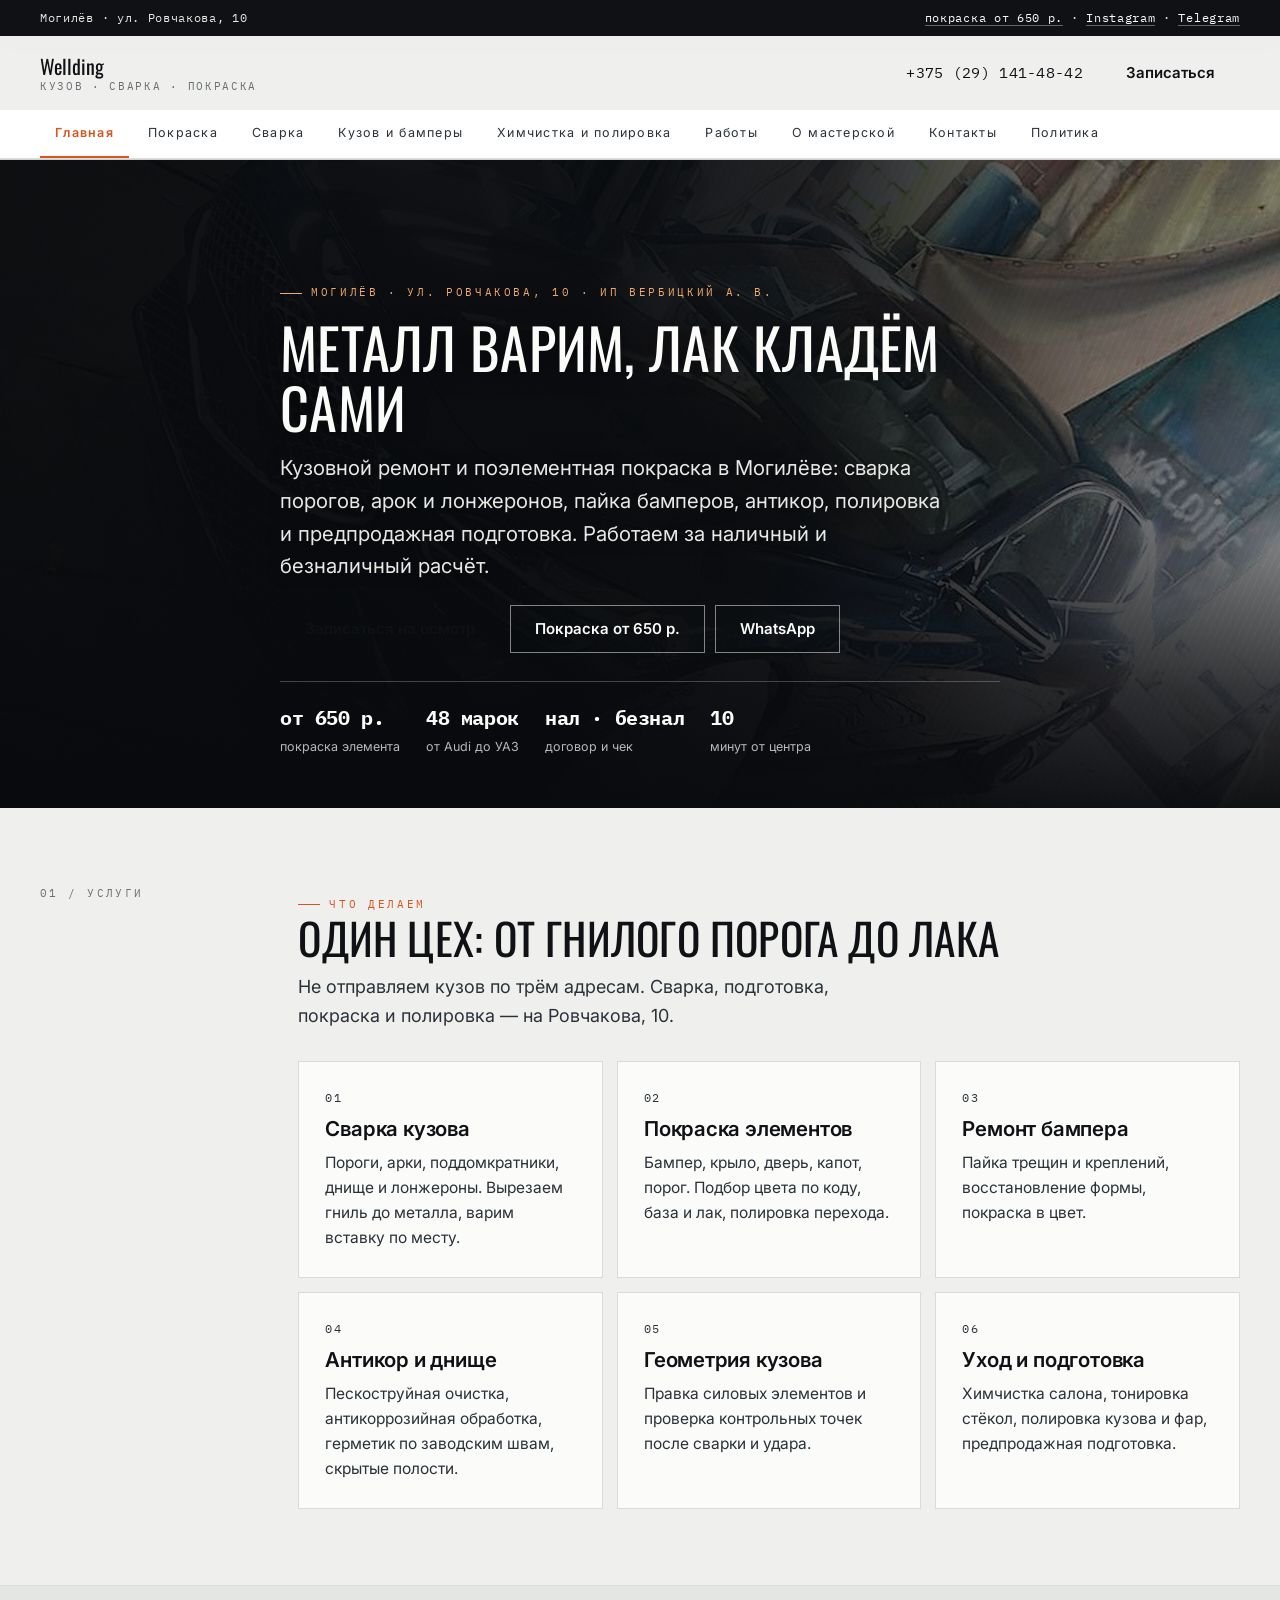
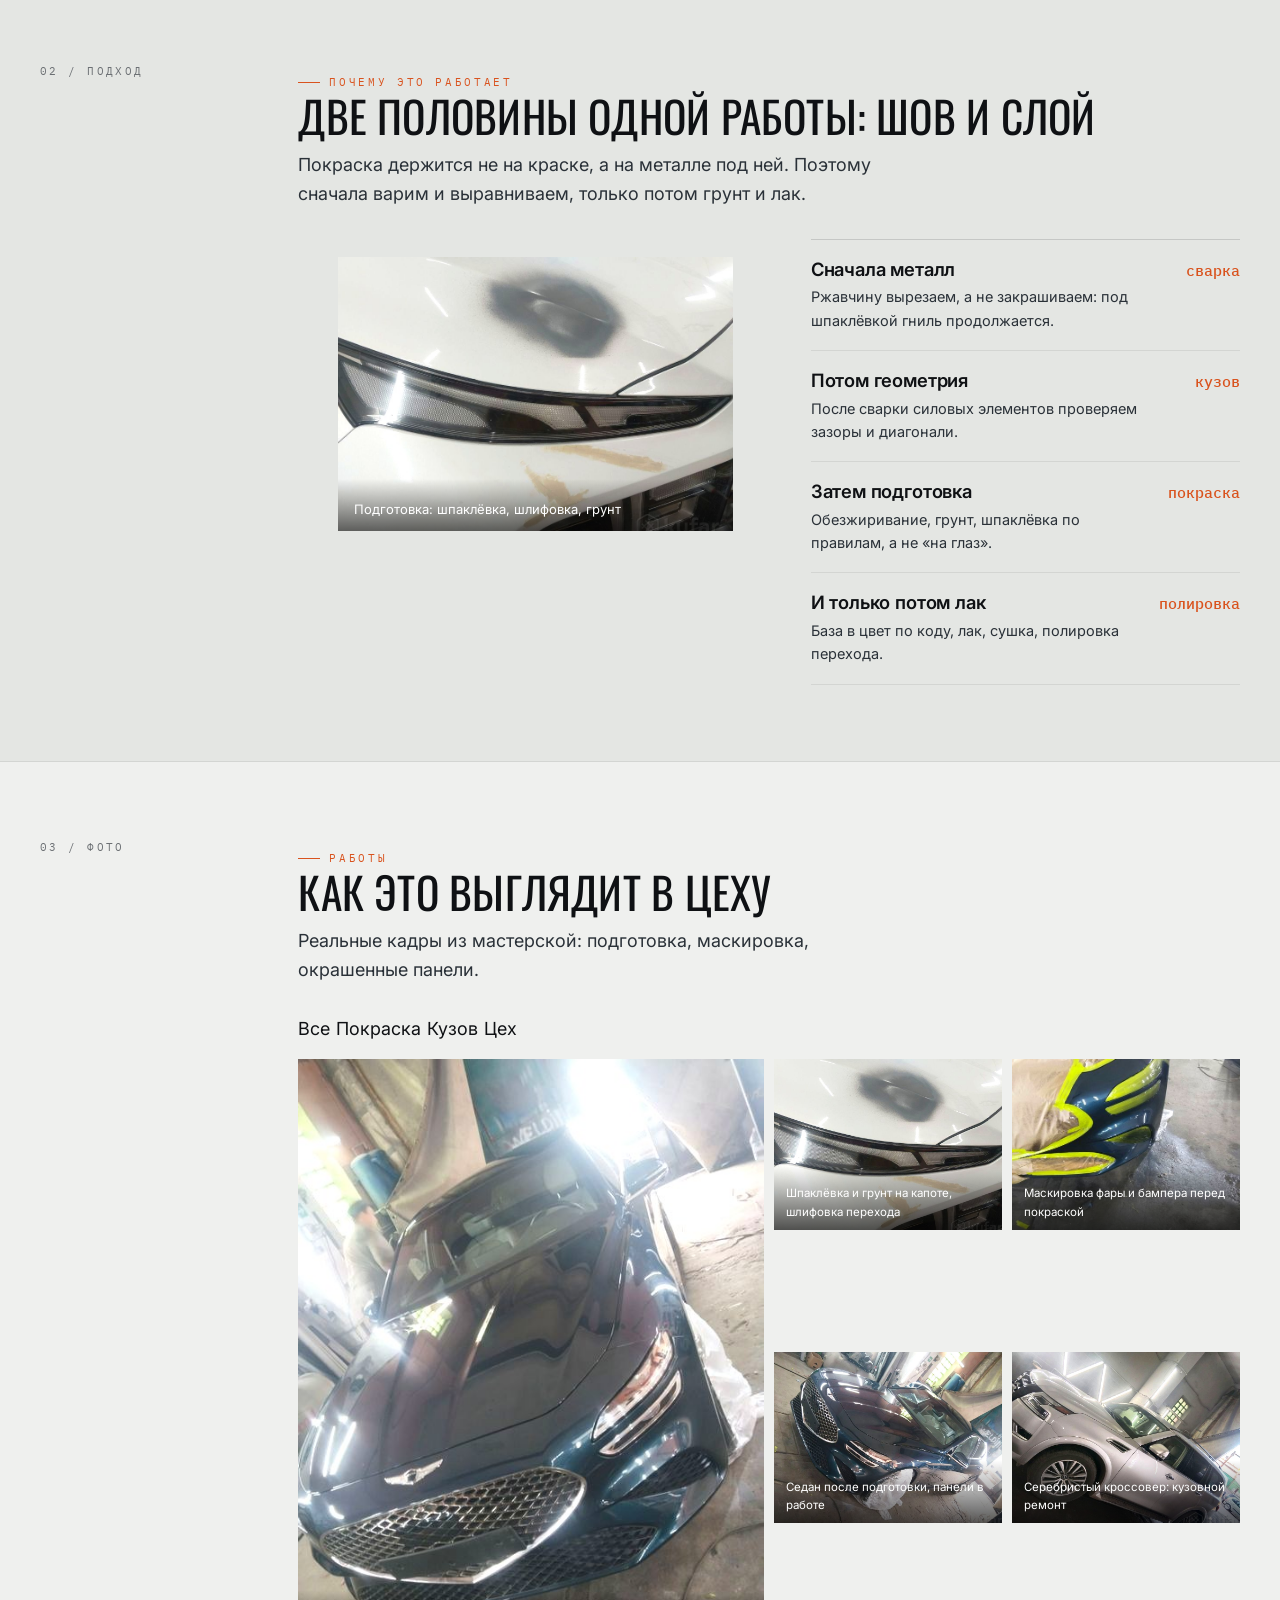
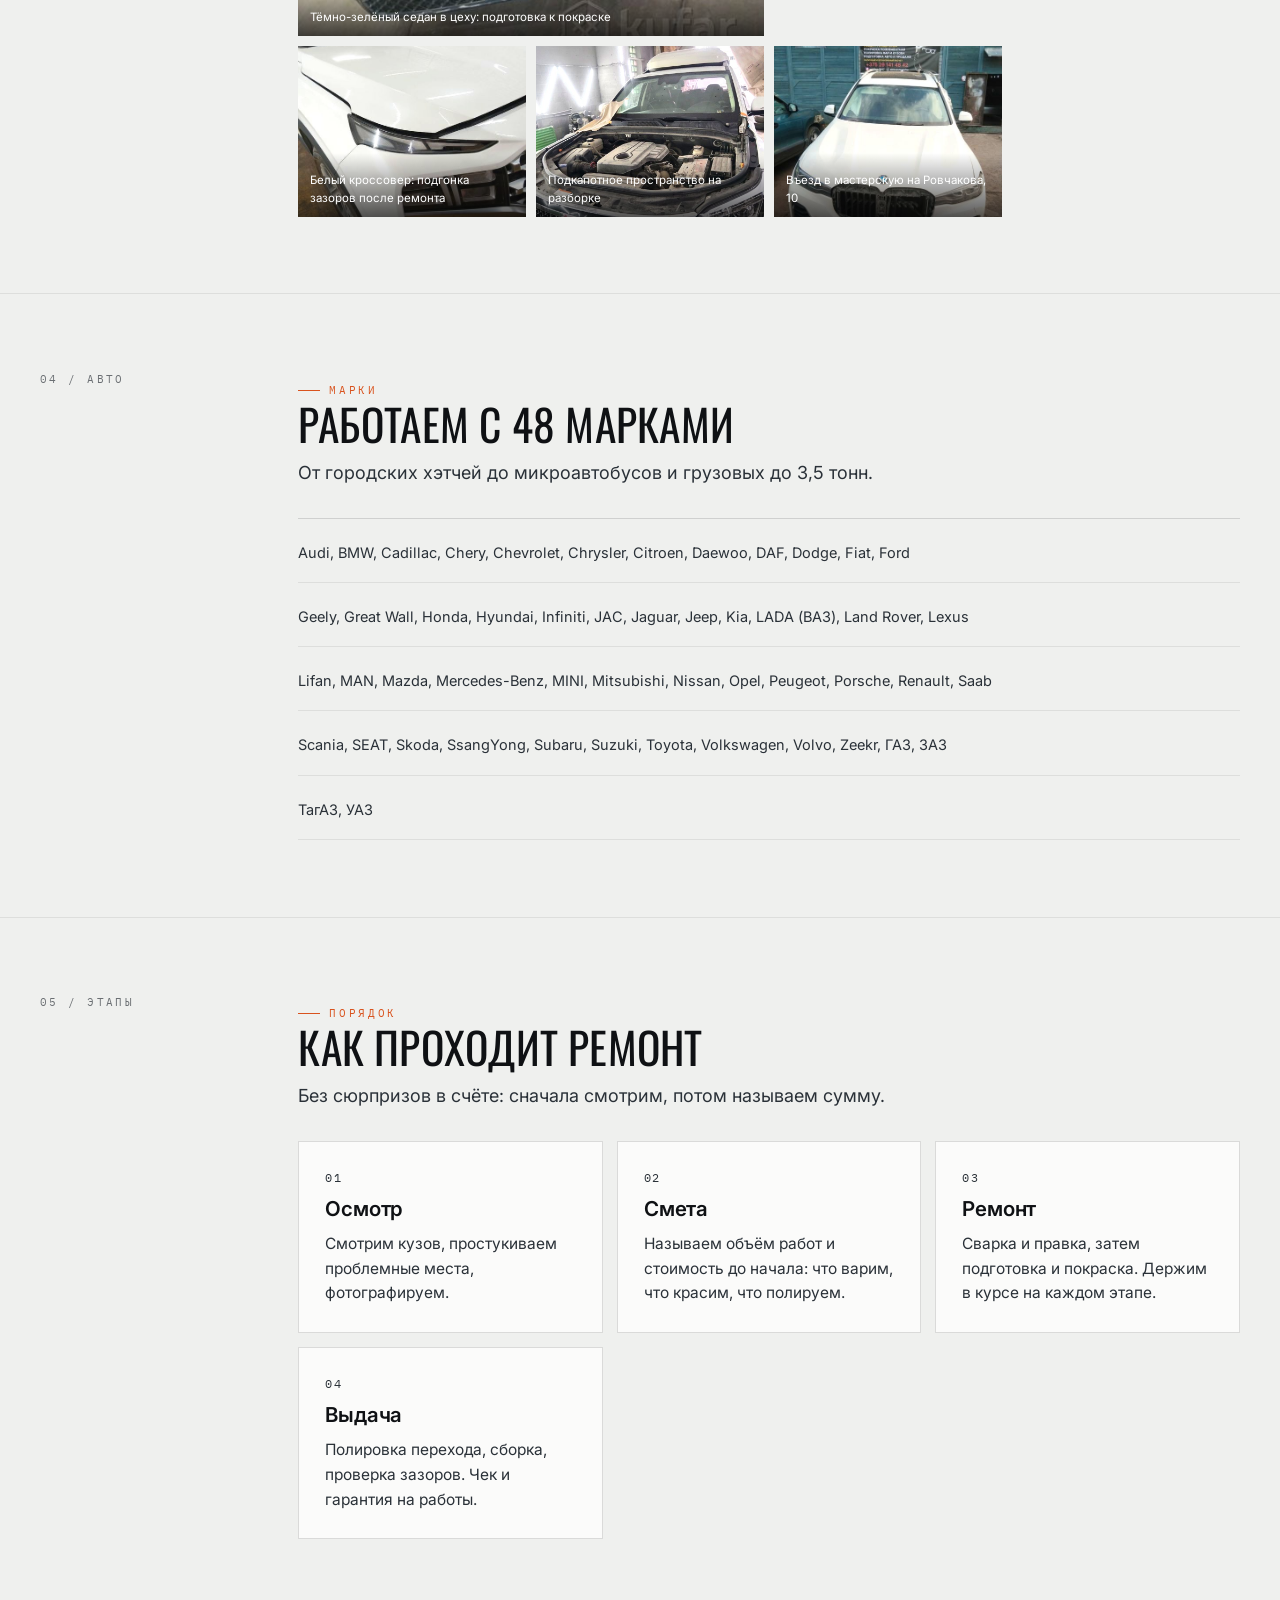
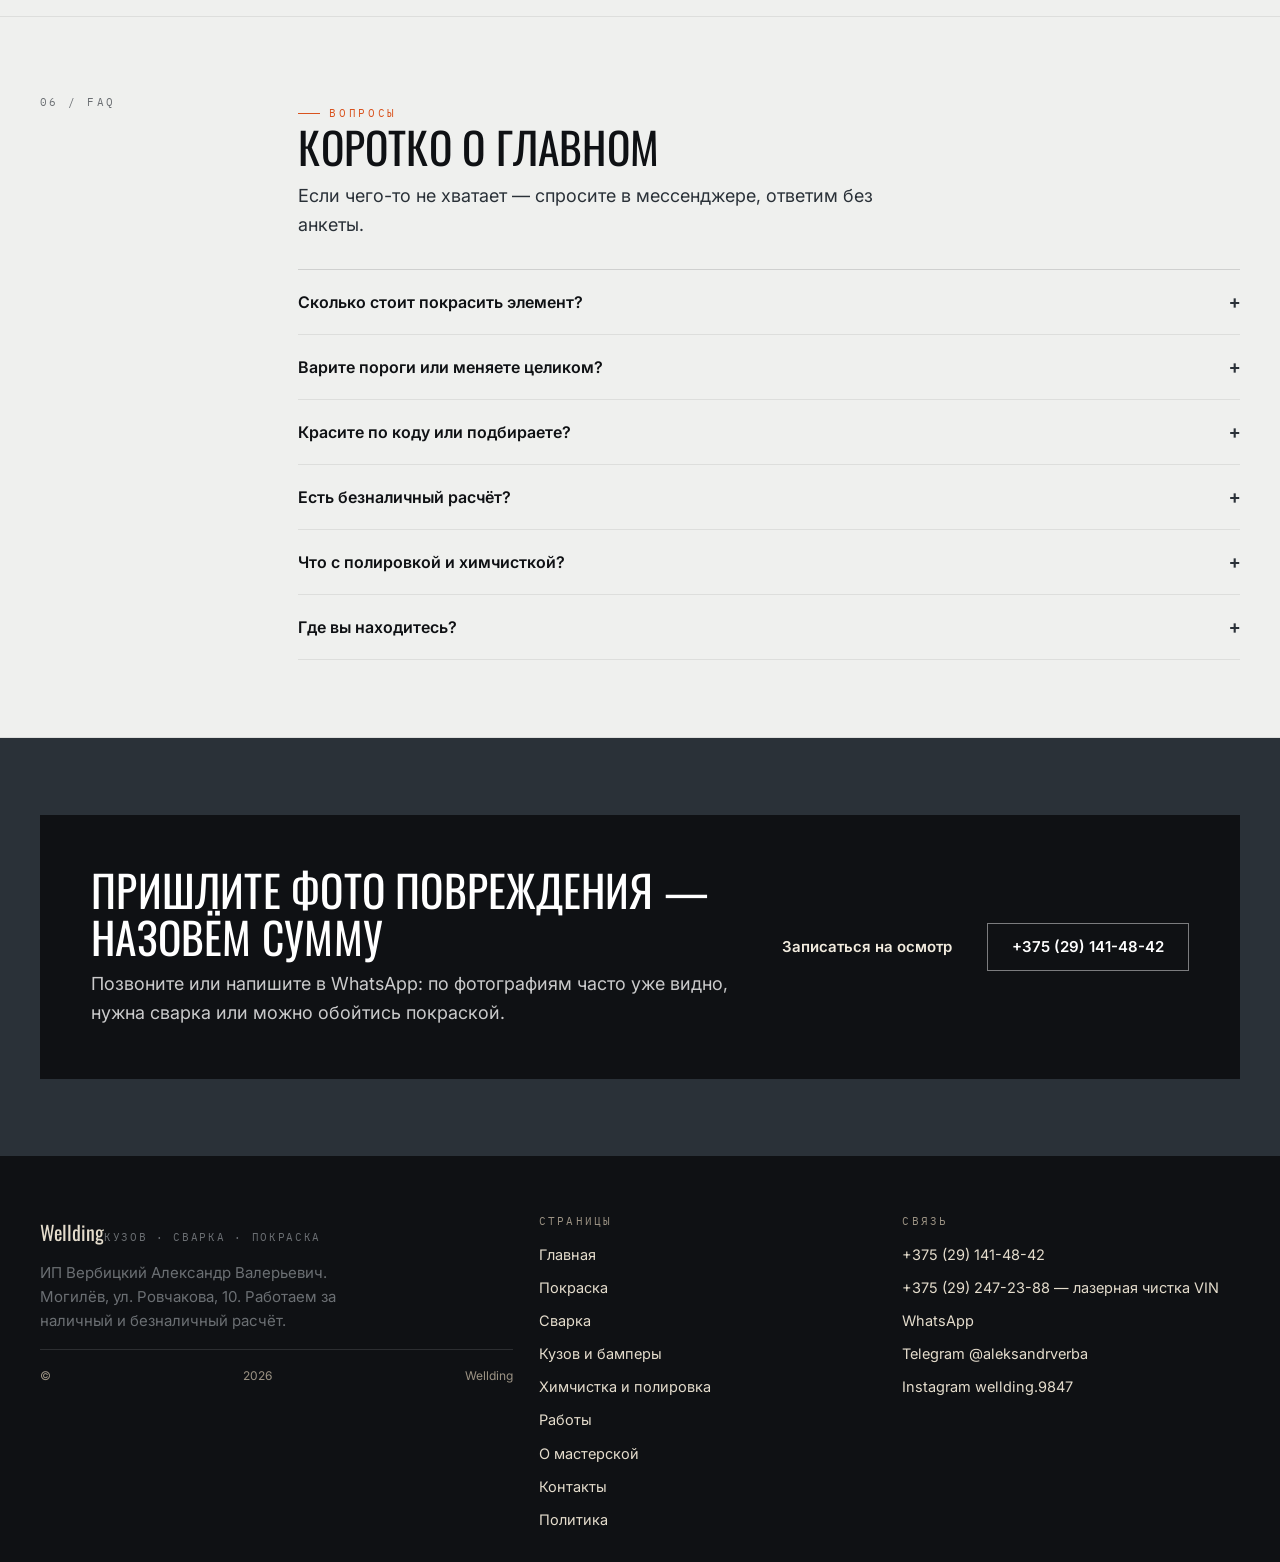
<file: index.html>
<!doctype html><html lang="ru"><head>
<meta charset="utf-8"><meta name="viewport" content="width=device-width,initial-scale=1">
<title>Кузовной ремонт и покраска авто в Могилёве — Wellding, Ровчакова 10</title><meta name="description" content="Кузовной ремонт, поэлементная покраска от 650 р., сварка порогов и арок, антикор, полировка и предпродажная подготовка. Могилёв, ул. Ровчакова, 10. Тел. +375 (29) 141-48-42">
<meta property="og:title" content="Кузовной ремонт и покраска авто в Могилёве — Wellding, Ровчакова 10"><meta property="og:description" content="Кузовной ремонт, поэлементная покраска от 650 р., сварка порогов и арок, антикор, полировка и предпродажная подготовка. Могилёв, ул. Ровчакова, 10. Тел. +375 (29) 141-48-42"><meta property="og:type" content="website">
<link rel="icon" href="assets/img/favicon.svg" type="image/svg+xml">
<link rel="preconnect" href="https://fonts.googleapis.com"><link rel="preconnect" href="https://fonts.gstatic.com" crossorigin>
<link href="https://fonts.googleapis.com/css2?family=Oswald:wght@400;500;600;700&family=Inter:wght@400;500;600;700&family=IBM+Plex+Mono:wght@400;500&display=swap" rel="stylesheet">
<style>
:root{--paper:#EFF0EE;--ink:#0F1114;--acc:#D9531E;--steel:#2A3138;--muted:#6B6F73;--line:rgba(15,17,20,.14)}
*{box-sizing:border-box}
html{overflow-x:clip;font-size:18px}
body{margin:0;background:var(--paper);color:var(--ink);font-family:Inter,system-ui,sans-serif;line-height:1.6;overflow-x:clip}
img{display:block;max-width:100%}
h1,h2{font-family:Oswald,Impact,sans-serif;font-weight:600;line-height:1.05;margin:0;text-transform:uppercase;letter-spacing:.01em}
.wrap{width:min(1240px,100% - 40px);margin:0 auto}
.hdr{position:sticky;top:0;background:rgba(239,240,238,.95)}
.strip{overflow-x:auto}
.burger{display:flex}
[hidden]{display:none!important}
</style>
<link rel="stylesheet" href="assets/css/site.v1.css">
</head><body>
<div class="topbar"><div class="wrap topbar__in">
<span>Могилёв · ул. Ровчакова, 10</span>
<span><a href="pokraska.html">покраска от 650 р.</a> · <a href="https://www.instagram.com/wellding.9847/" target="_blank" rel="noopener">Instagram</a> · <a href="https://t.me/aleksandrverba" target="_blank" rel="noopener">Telegram</a></span>
</div></div>
<header class="hdr"><div class="wrap hdr__in">
<a class="logo" href="index.html"><b>Wellding</b><span>кузов · сварка · покраска</span></a>
<div class="hdr__sp"></div>
<a class="hdr__tel" href="tel:+375291414842">+375 (29) 141-48-42</a>
<a class="btn btn--acc" href="kontakty.html">Записаться</a>
<button class="burger" id="burger" aria-label="Меню" aria-expanded="false" aria-controls="drawer"><span></span><span></span><span></span></button>
</div>
<div class="strip"><div class="wrap strip__in"><a href="index.html" aria-current="page">Главная</a><a href="pokraska.html">Покраска</a><a href="svarka.html">Сварка</a><a href="kuzov.html">Кузов и бамперы</a><a href="uhod.html">Химчистка и полировка</a><a href="raboty.html">Работы</a><a href="o-masterskoy.html">О мастерской</a><a href="kontakty.html">Контакты</a><a href="politika.html">Политика</a></div></div>
</header>
<main>
<section class="hero"><div class="hero__bg"><img src="assets/img/hero.jpg" alt="Кузовной ремонт и покраска авто в Могилёве, Ровчакова 10"></div><div class="wrap hero__in"><span class="kick">Могилёв · ул. Ровчакова, 10 · ИП Вербицкий А. В.</span><h1>Металл варим, лак кладём сами</h1><p class="hero__lead">Кузовной ремонт и поэлементная покраска в Могилёве: сварка порогов, арок и лонжеронов, пайка бамперов, антикор, полировка и предпродажная подготовка. Работаем за наличный и безналичный расчёт.</p><div class="hero__cta"><a class="btn btn--acc" href="kontakty.html">Записаться на осмотр</a><a class="btn btn--ghost" href="pokraska.html">Покраска от 650 р.</a><a class="btn btn--ghost" href="https://wa.me/375291414842" target="_blank" rel="noopener">WhatsApp</a></div><div class="hero__figs"><div><b>от 650 р.</b><span>покраска элемента</span></div><div><b>48 марок</b><span>от Audi до УАЗ</span></div><div><b>нал · безнал</b><span>договор и чек</span></div><div><b>10</b><span>минут от центра</span></div></div></div></section><section class="band "><div class="wrap"><div class="sect"><div class="sect__side"><span class="mono">01 / услуги</span></div><div><div class="sect__head"><div><span class="kick">Что делаем</span><h2>Один цех: от гнилого порога до лака</h2></div><p>Не отправляем кузов по трём адресам. Сварка, подготовка, покраска и полировка — на Ровчакова, 10.</p></div><div class="cards"><div class="card"><span class="card__n">01</span><h3>Сварка кузова</h3><p>Пороги, арки, поддомкратники, днище и лонжероны. Вырезаем гниль до металла, варим вставку по месту.</p></div><div class="card"><span class="card__n">02</span><h3>Покраска элементов</h3><p>Бампер, крыло, дверь, капот, порог. Подбор цвета по коду, база и лак, полировка перехода.</p></div><div class="card"><span class="card__n">03</span><h3>Ремонт бампера</h3><p>Пайка трещин и креплений, восстановление формы, покраска в цвет.</p></div><div class="card"><span class="card__n">04</span><h3>Антикор и днище</h3><p>Пескоструйная очистка, антикоррозийная обработка, герметик по заводским швам, скрытые полости.</p></div><div class="card"><span class="card__n">05</span><h3>Геометрия кузова</h3><p>Правка силовых элементов и проверка контрольных точек после сварки и удара.</p></div><div class="card"><span class="card__n">06</span><h3>Уход и подготовка</h3><p>Химчистка салона, тонировка стёкол, полировка кузова и фар, предпродажная подготовка.</p></div></div></div></div></div></section><section class="band band--alt"><div class="wrap"><div class="sect"><div class="sect__side"><span class="mono">02 / подход</span></div><div><div class="sect__head"><div><span class="kick">Почему это работает</span><h2>Две половины одной работы: шов и слой</h2></div><p>Покраска держится не на краске, а на металле под ней. Поэтому сначала варим и выравниваем, только потом грунт и лак.</p></div><div class="split"><figure class="plate"><img src="assets/img/filler.jpg" alt="Шпаклёвка и грунт на капоте" loading="lazy"><figcaption>Подготовка: шпаклёвка, шлифовка, грунт</figcaption></figure><div><div class="rows"><div class="row"><div><h3>Сначала металл</h3><p>Ржавчину вырезаем, а не закрашиваем: под шпаклёвкой гниль продолжается.</p></div><span class="row__p">сварка</span></div><div class="row"><div><h3>Потом геометрия</h3><p>После сварки силовых элементов проверяем зазоры и диагонали.</p></div><span class="row__p">кузов</span></div><div class="row"><div><h3>Затем подготовка</h3><p>Обезжиривание, грунт, шпаклёвка по правилам, а не «на глаз».</p></div><span class="row__p">покраска</span></div><div class="row"><div><h3>И только потом лак</h3><p>База в цвет по коду, лак, сушка, полировка перехода.</p></div><span class="row__p">полировка</span></div></div></div></div></div></div></div></section><section class="band "><div class="wrap"><div class="sect"><div class="sect__side"><span class="mono">03 / фото</span></div><div><div class="sect__head"><div><span class="kick">Работы</span><h2>Как это выглядит в цеху</h2></div><p>Реальные кадры из мастерской: подготовка, маскировка, окрашенные панели.</p></div><div class="tabs"><a href="#" data-gal="all" aria-current="true">Все</a><a href="#" data-gal="paint" aria-current="false">Покраска</a><a href="#" data-gal="body" aria-current="false">Кузов</a><a href="#" data-gal="shop" aria-current="false">Цех</a></div><div class="gal"><figure data-g="paint"><img src="assets/img/genesis.jpg" alt="Тёмно-зелёный седан в цеху: подготовка к покраске" loading="lazy"><figcaption>Тёмно-зелёный седан в цеху: подготовка к покраске</figcaption></figure><figure data-g="paint"><img src="assets/img/filler.jpg" alt="Шпаклёвка и грунт на капоте, шлифовка перехода" loading="lazy"><figcaption>Шпаклёвка и грунт на капоте, шлифовка перехода</figcaption></figure><figure data-g="paint"><img src="assets/img/mask.jpg" alt="Маскировка фары и бампера перед покраской" loading="lazy"><figcaption>Маскировка фары и бампера перед покраской</figcaption></figure><figure data-g="paint"><img src="assets/img/genesis2.jpg" alt="Седан после подготовки, панели в работе" loading="lazy"><figcaption>Седан после подготовки, панели в работе</figcaption></figure><figure data-g="body"><img src="assets/img/suv.jpg" alt="Серебристый кроссовер: кузовной ремонт" loading="lazy"><figcaption>Серебристый кроссовер: кузовной ремонт</figcaption></figure><figure data-g="body"><img src="assets/img/suv2.jpg" alt="Белый кроссовер: подгонка зазоров после ремонта" loading="lazy"><figcaption>Белый кроссовер: подгонка зазоров после ремонта</figcaption></figure><figure data-g="shop"><img src="assets/img/engine.jpg" alt="Подкапотное пространство на разборке" loading="lazy"><figcaption>Подкапотное пространство на разборке</figcaption></figure><figure data-g="shop"><img src="assets/img/facade.jpg" alt="Въезд в мастерскую на Ровчакова, 10" loading="lazy"><figcaption>Въезд в мастерскую на Ровчакова, 10</figcaption></figure></div></div></div></div></section><section class="band "><div class="wrap"><div class="sect"><div class="sect__side"><span class="mono">04 / авто</span></div><div><div class="sect__head"><div><span class="kick">Марки</span><h2>Работаем с 48 марками</h2></div><p>От городских хэтчей до микроавтобусов и грузовых до 3,5 тонн.</p></div><div class="rows" style="grid-template-columns:1fr"><div class="row"><div><p style="color:var(--ink2)">Audi, BMW, Cadillac, Chery, Chevrolet, Chrysler, Citroen, Daewoo, DAF, Dodge, Fiat, Ford</p></div></div><div class="row"><div><p style="color:var(--ink2)">Geely, Great Wall, Honda, Hyundai, Infiniti, JAC, Jaguar, Jeep, Kia, LADA (ВАЗ), Land Rover, Lexus</p></div></div><div class="row"><div><p style="color:var(--ink2)">Lifan, MAN, Mazda, Mercedes-Benz, MINI, Mitsubishi, Nissan, Opel, Peugeot, Porsche, Renault, Saab</p></div></div><div class="row"><div><p style="color:var(--ink2)">Scania, SEAT, Skoda, SsangYong, Subaru, Suzuki, Toyota, Volkswagen, Volvo, Zeekr, ГАЗ, ЗАЗ</p></div></div><div class="row"><div><p style="color:var(--ink2)">ТагАЗ, УАЗ</p></div></div></div></div></div></div></section><section class="band "><div class="wrap"><div class="sect"><div class="sect__side"><span class="mono">05 / этапы</span></div><div><div class="sect__head"><div><span class="kick">Порядок</span><h2>Как проходит ремонт</h2></div><p>Без сюрпризов в счёте: сначала смотрим, потом называем сумму.</p></div><div class="cards"><div class="card"><span class="card__n">01</span><h3>Осмотр</h3><p>Смотрим кузов, простукиваем проблемные места, фотографируем.</p></div><div class="card"><span class="card__n">02</span><h3>Смета</h3><p>Называем объём работ и стоимость до начала: что варим, что красим, что полируем.</p></div><div class="card"><span class="card__n">03</span><h3>Ремонт</h3><p>Сварка и правка, затем подготовка и покраска. Держим в курсе на каждом этапе.</p></div><div class="card"><span class="card__n">04</span><h3>Выдача</h3><p>Полировка перехода, сборка, проверка зазоров. Чек и гарантия на работы.</p></div></div></div></div></div></section><section class="band "><div class="wrap"><div class="sect"><div class="sect__side"><span class="mono">06 / faq</span></div><div><div class="sect__head"><div><span class="kick">Вопросы</span><h2>Коротко о главном</h2></div><p>Если чего-то не хватает — спросите в мессенджере, ответим без анкеты.</p></div><div class="faq"><div class="faq__i" data-open="false"><button class="faq__q" aria-expanded="false">Сколько стоит покрасить элемент?</button><div class="faq__a">Покраска — от 650 р. за элемент. Точная сумма зависит от площади, состояния металла и того, нужна ли подготовка: считаем после осмотра.</div></div><div class="faq__i" data-open="false"><button class="faq__q" aria-expanded="false">Варите пороги или меняете целиком?</button><div class="faq__a">Если гниль подошла к поддомкратнику — меняем порог целиком, иначе он сложится под нагрузкой. В остальных случаях ремонтная вставка.</div></div><div class="faq__i" data-open="false"><button class="faq__q" aria-expanded="false">Красите по коду или подбираете?</button><div class="faq__a">Подбираем цвет по коду и выкрасу, чтобы панель не отличалась на солнце.</div></div><div class="faq__i" data-open="false"><button class="faq__q" aria-expanded="false">Есть безналичный расчёт?</button><div class="faq__a">Да: работаем за наличный и безналичный расчёт, документы выдаём.</div></div><div class="faq__i" data-open="false"><button class="faq__q" aria-expanded="false">Что с полировкой и химчисткой?</button><div class="faq__a">Делаем полировку кузова и фар, химчистку салона и предпродажную подготовку — можно вместе с покраской или отдельно.</div></div><div class="faq__i" data-open="false"><button class="faq__q" aria-expanded="false">Где вы находитесь?</button><div class="faq__a">Могилёв, ул. Ровчакова, 10. Телефон +375 (29) 141-48-42.</div></div></div></div></div></div></section><section class="band band--ink"><div class="wrap"><div class="cta"><div><h2 style="color:#fff">Пришлите фото повреждения — назовём сумму</h2><p style="margin-top:10px;color:rgba(255,255,255,.78)">Позвоните или напишите в WhatsApp: по фотографиям часто уже видно, нужна сварка или можно обойтись покраской.</p></div><div class="cta__act"><a class="btn btn--acc" href="tel:+375291414842">Записаться на осмотр</a><a class="btn btn--ghost" style="border-color:rgba(255,255,255,.45);color:#fff" href="https://wa.me/375291414842" target="_blank" rel="noopener">+375 (29) 141-48-42</a></div></div></div></section>
</main>
<footer class="foot"><div class="wrap foot__grid">
<div>
<a class="logo" href="index.html"><b>Wellding</b><span>кузов · сварка · покраска</span></a>
<p style="margin-top:12px;color:var(--muted);font-size:15px;max-width:34ch">ИП Вербицкий Александр Валерьевич. Могилёв, ул. Ровчакова, 10. Работаем за наличный и безналичный расчёт.</p>
<div class="foot__bot" style="margin-top:16px">© <span id="yr">2026</span> Wellding</div>
</div>
<div><h4>Страницы</h4><a href="index.html">Главная</a><a href="pokraska.html">Покраска</a><a href="svarka.html">Сварка</a><a href="kuzov.html">Кузов и бамперы</a><a href="uhod.html">Химчистка и полировка</a><a href="raboty.html">Работы</a><a href="o-masterskoy.html">О мастерской</a><a href="kontakty.html">Контакты</a><a href="politika.html">Политика</a></div>
<div><h4>Связь</h4>
<a href="tel:+375291414842">+375 (29) 141-48-42</a>
<a href="tel:+375292472388">+375 (29) 247-23-88 — лазерная чистка VIN</a>
<a href="https://wa.me/375291414842" target="_blank" rel="noopener">WhatsApp</a>
<a href="https://t.me/aleksandrverba" target="_blank" rel="noopener">Telegram @aleksandrverba</a>
<a href="https://www.instagram.com/wellding.9847/" target="_blank" rel="noopener">Instagram wellding.9847</a>
</div>
</div></footer>
<nav class="fbar" aria-label="Быстрая связь">
<a href="tel:+375291414842"><svg viewBox="0 0 24 24"><path d="M5 4h4l2 5-2.5 1.5a12 12 0 0 0 5 5L15 13l5 2v4a2 2 0 0 1-2 2A16 16 0 0 1 3 6a2 2 0 0 1 2-2z"/></svg>Позвонить</a>
<a href="https://wa.me/375291414842"><svg viewBox="0 0 24 24"><path d="M12 3a9 9 0 0 0-7.8 13.5L3 21l4.6-1.2A9 9 0 1 0 12 3z"/></svg>WhatsApp</a>
<a href="viber://chat?number=%2B375291414842"><svg viewBox="0 0 24 24"><path d="M4 5h16v11H8l-4 4z"/></svg>Viber</a>
<a href="https://t.me/aleksandrverba"><svg viewBox="0 0 24 24"><path d="M21 4 3 11l6 2 2 6z"/></svg>Telegram</a>
</nav>
<div class="drawer" id="drawer" data-open="false" role="dialog" aria-modal="true" aria-label="Меню">
<div class="drawer__inner">
<div class="drawer__top"><span class="mono">Меню</span><button class="drawer__close" id="drawerClose" aria-label="Закрыть">×</button></div>
<a href="index.html">Главная</a><a href="pokraska.html">Покраска</a><a href="svarka.html">Сварка</a><a href="kuzov.html">Кузов и бамперы</a><a href="uhod.html">Химчистка и полировка</a><a href="raboty.html">Работы</a><a href="o-masterskoy.html">О мастерской</a><a href="kontakty.html">Контакты</a><a href="politika.html">Политика</a>
<a class="btn btn--acc" href="tel:+375291414842">+375 (29) 141-48-42</a>
</div></div>
<script src="assets/js/main.v1.js" defer></script>
</body></html>
</file>
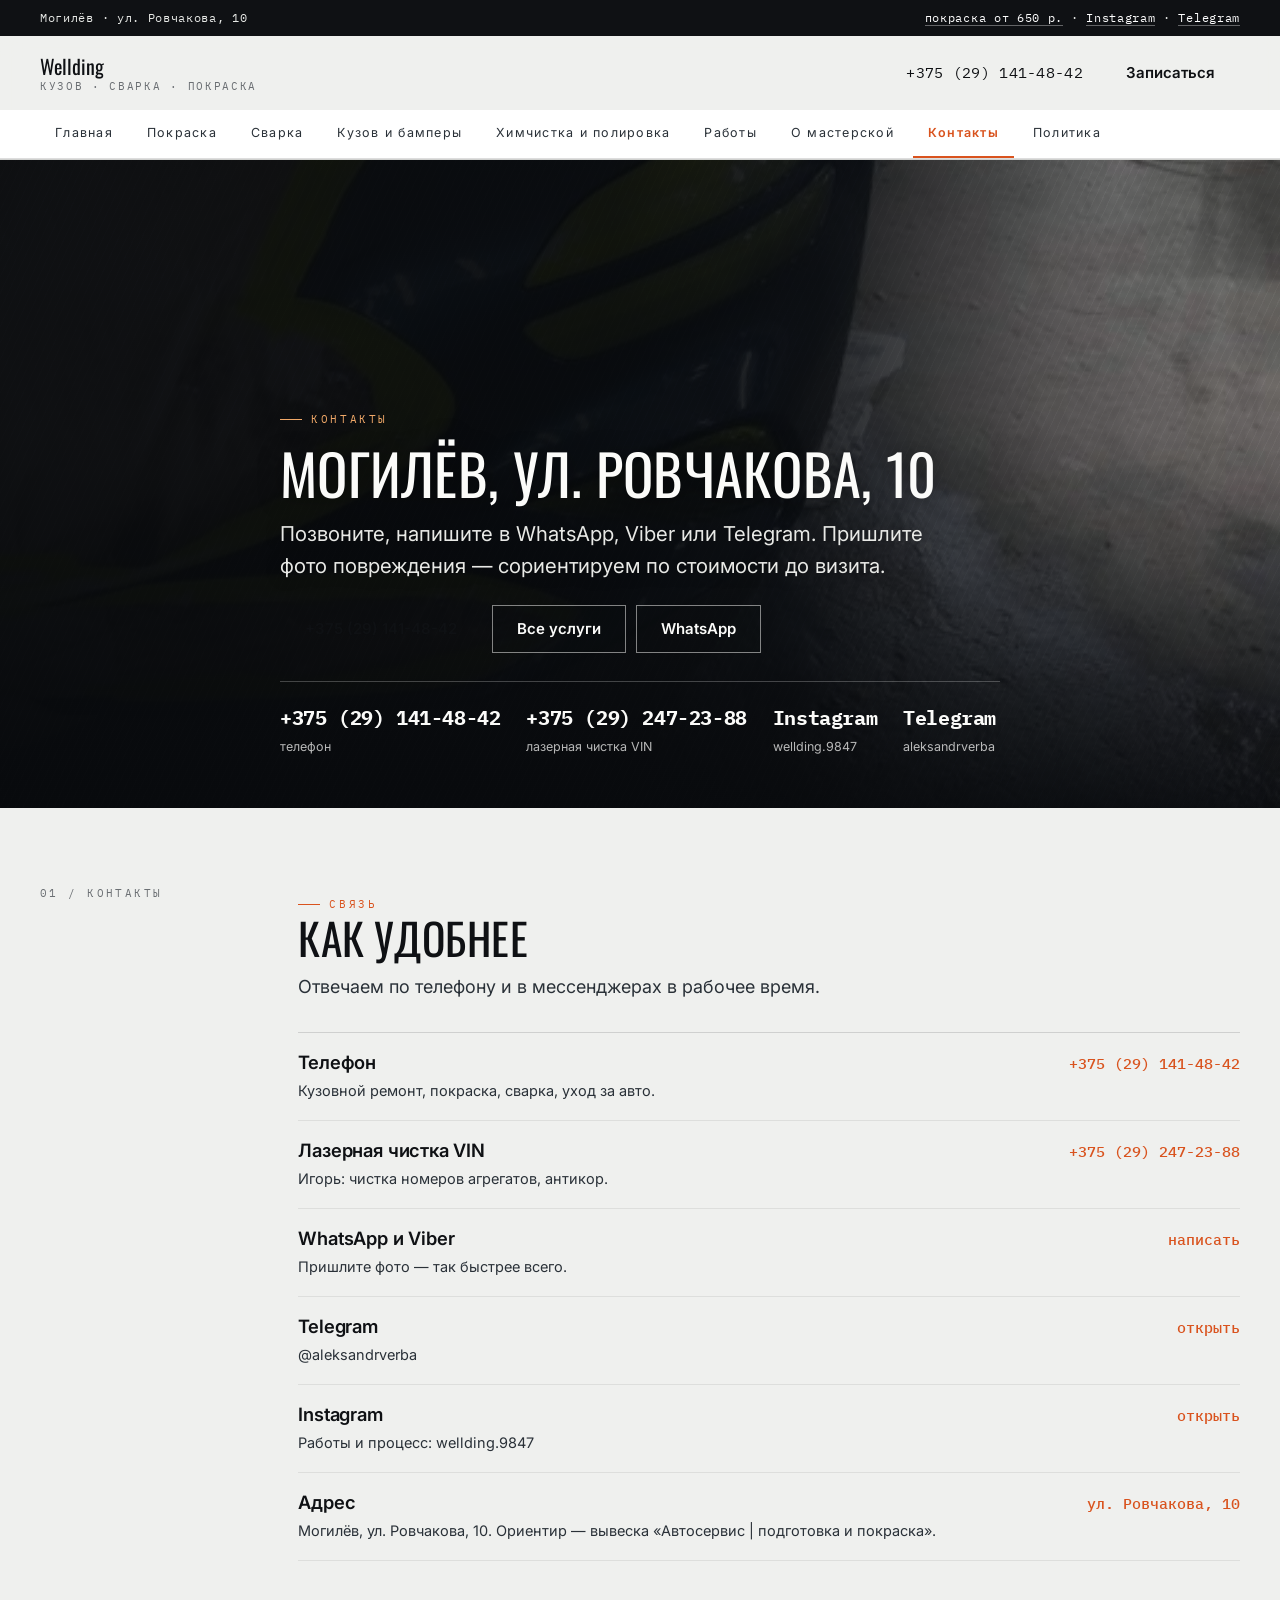
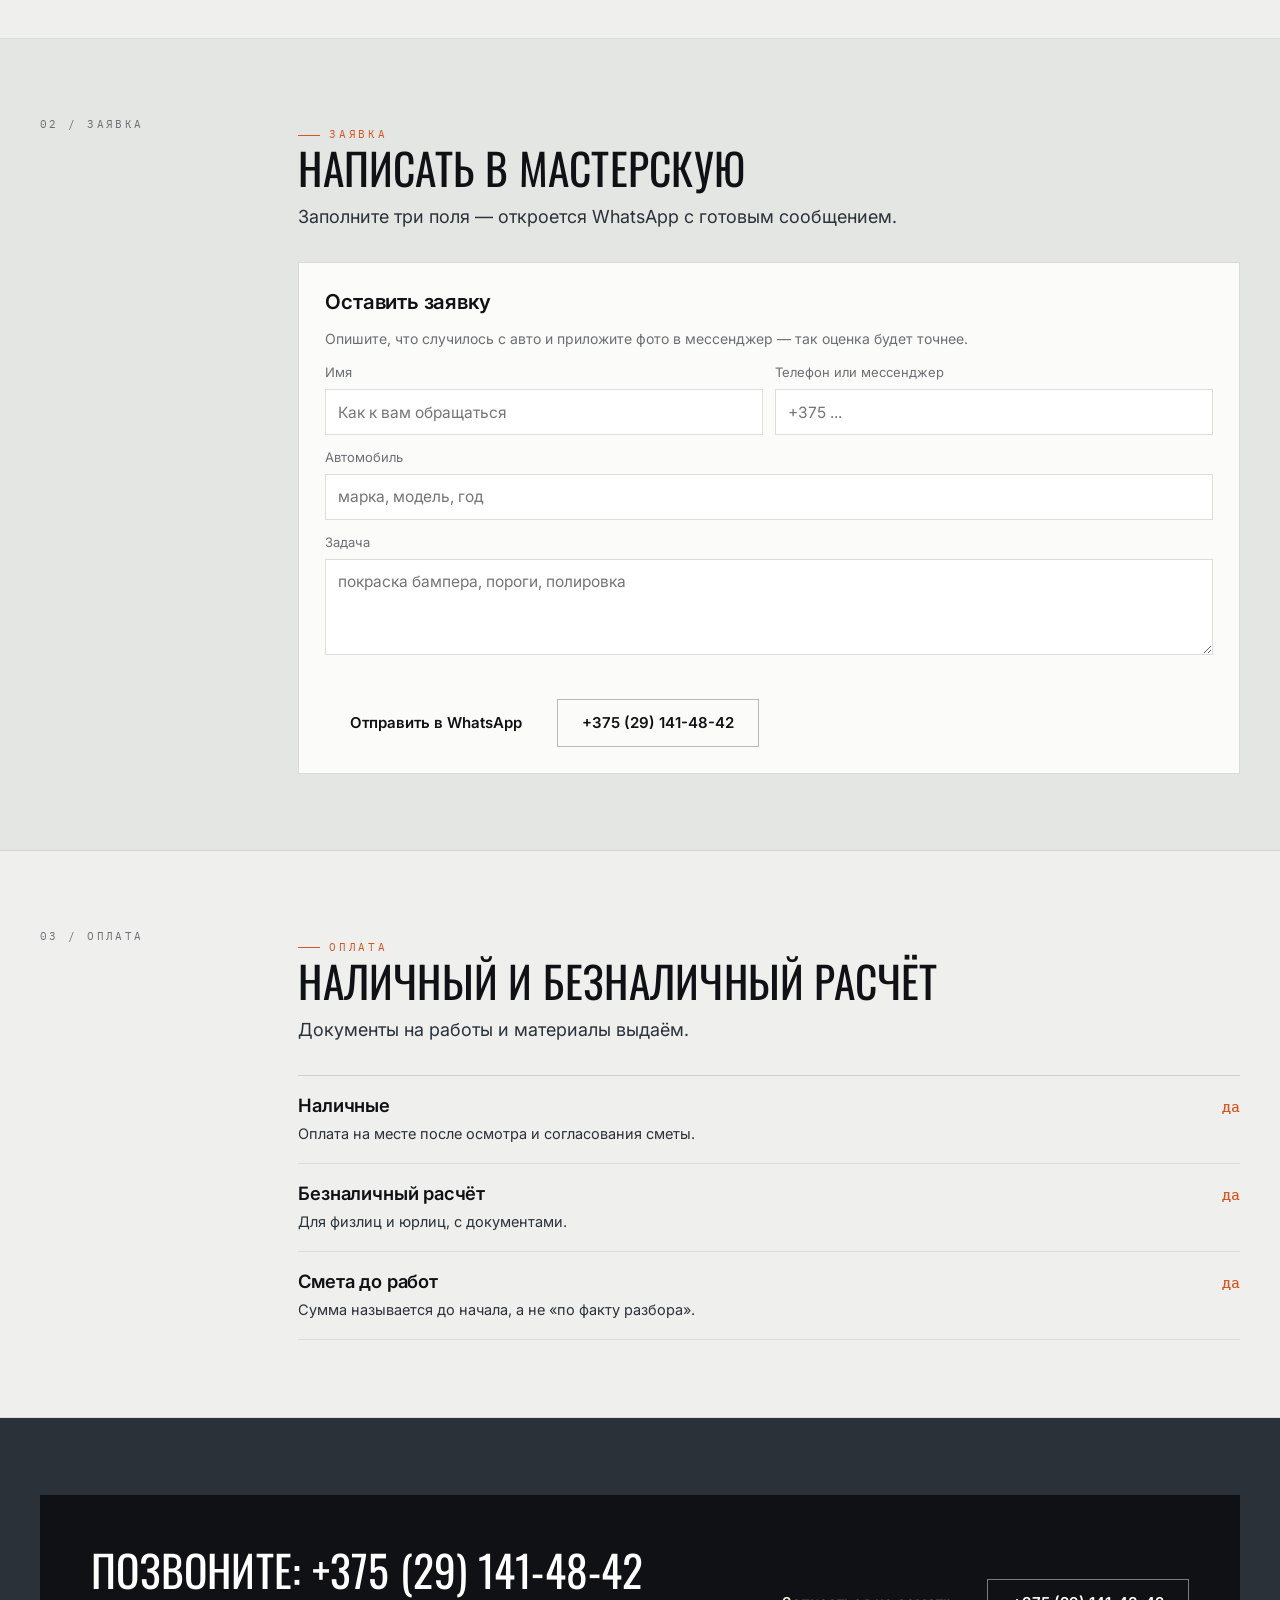
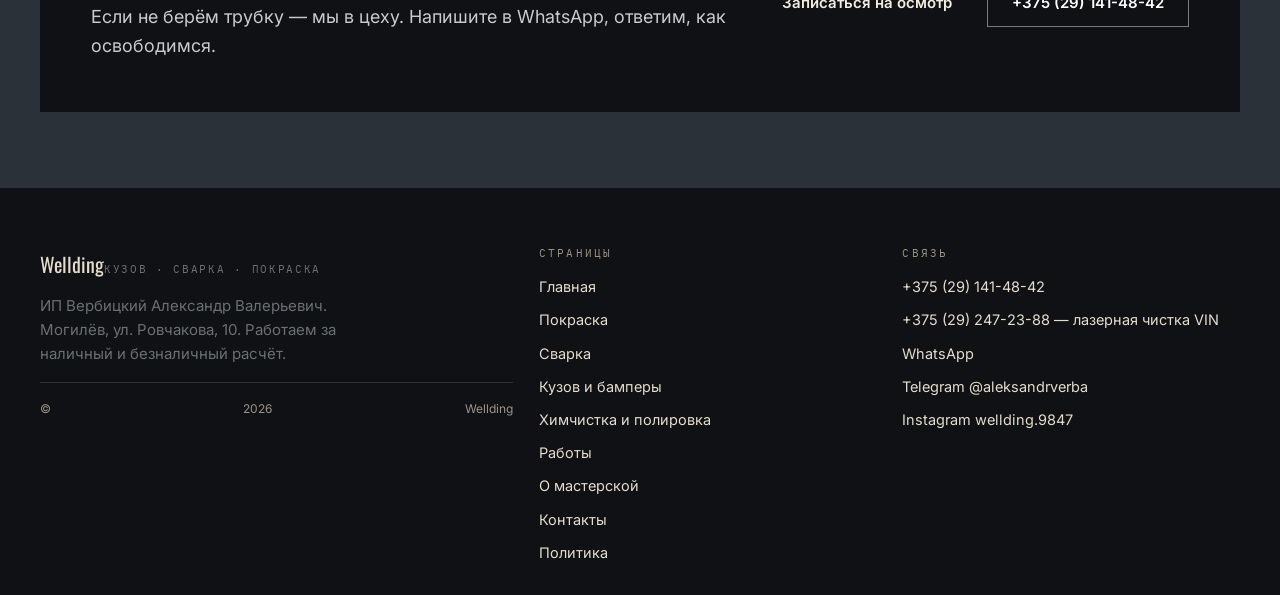
<file: kontakty.html>
<!doctype html><html lang="ru"><head>
<meta charset="utf-8"><meta name="viewport" content="width=device-width,initial-scale=1">
<title>Контакты Wellding — Могилёв, Ровчакова, 10, +375 (29) 141-48-42</title><meta name="description" content="Кузовной ремонт и покраска в Могилёве: телефон +375 (29) 141-48-42, WhatsApp, Viber, Telegram, Instagram. Адрес: ул. Ровчакова, 10.">
<meta property="og:title" content="Контакты Wellding — Могилёв, Ровчакова, 10, +375 (29) 141-48-42"><meta property="og:description" content="Кузовной ремонт и покраска в Могилёве: телефон +375 (29) 141-48-42, WhatsApp, Viber, Telegram, Instagram. Адрес: ул. Ровчакова, 10."><meta property="og:type" content="website">
<link rel="icon" href="assets/img/favicon.svg" type="image/svg+xml">
<link rel="preconnect" href="https://fonts.googleapis.com"><link rel="preconnect" href="https://fonts.gstatic.com" crossorigin>
<link href="https://fonts.googleapis.com/css2?family=Oswald:wght@400;500;600;700&family=Inter:wght@400;500;600;700&family=IBM+Plex+Mono:wght@400;500&display=swap" rel="stylesheet">
<style>
:root{--paper:#EFF0EE;--ink:#0F1114;--acc:#D9531E;--steel:#2A3138;--muted:#6B6F73;--line:rgba(15,17,20,.14)}
*{box-sizing:border-box}
html{overflow-x:clip;font-size:18px}
body{margin:0;background:var(--paper);color:var(--ink);font-family:Inter,system-ui,sans-serif;line-height:1.6;overflow-x:clip}
img{display:block;max-width:100%}
h1,h2{font-family:Oswald,Impact,sans-serif;font-weight:600;line-height:1.05;margin:0;text-transform:uppercase;letter-spacing:.01em}
.wrap{width:min(1240px,100% - 40px);margin:0 auto}
.hdr{position:sticky;top:0;background:rgba(239,240,238,.95)}
.strip{overflow-x:auto}
.burger{display:flex}
[hidden]{display:none!important}
</style>
<link rel="stylesheet" href="assets/css/site.v1.css">
</head><body>
<div class="topbar"><div class="wrap topbar__in">
<span>Могилёв · ул. Ровчакова, 10</span>
<span><a href="pokraska.html">покраска от 650 р.</a> · <a href="https://www.instagram.com/wellding.9847/" target="_blank" rel="noopener">Instagram</a> · <a href="https://t.me/aleksandrverba" target="_blank" rel="noopener">Telegram</a></span>
</div></div>
<header class="hdr"><div class="wrap hdr__in">
<a class="logo" href="index.html"><b>Wellding</b><span>кузов · сварка · покраска</span></a>
<div class="hdr__sp"></div>
<a class="hdr__tel" href="tel:+375291414842">+375 (29) 141-48-42</a>
<a class="btn btn--acc" href="kontakty.html">Записаться</a>
<button class="burger" id="burger" aria-label="Меню" aria-expanded="false" aria-controls="drawer"><span></span><span></span><span></span></button>
</div>
<div class="strip"><div class="wrap strip__in"><a href="index.html">Главная</a><a href="pokraska.html">Покраска</a><a href="svarka.html">Сварка</a><a href="kuzov.html">Кузов и бамперы</a><a href="uhod.html">Химчистка и полировка</a><a href="raboty.html">Работы</a><a href="o-masterskoy.html">О мастерской</a><a href="kontakty.html" aria-current="page">Контакты</a><a href="politika.html">Политика</a></div></div>
</header>
<main>
<section class="hero"><div class="hero__bg"><img src="assets/img/mask.jpg" alt="Подготовка автомобиля к покраске"></div><div class="wrap hero__in"><span class="kick">Контакты</span><h1>Могилёв, ул. Ровчакова, 10</h1><p class="hero__lead">Позвоните, напишите в WhatsApp, Viber или Telegram. Пришлите фото повреждения — сориентируем по стоимости до визита.</p><div class="hero__cta"><a class="btn btn--acc" href="kontakty.html">+375 (29) 141-48-42</a><a class="btn btn--ghost" href="pokraska.html">Все услуги</a><a class="btn btn--ghost" href="https://wa.me/375291414842" target="_blank" rel="noopener">WhatsApp</a></div><div class="hero__figs"><div><b>+375 (29) 141-48-42</b><span>телефон</span></div><div><b>+375 (29) 247-23-88</b><span>лазерная чистка VIN</span></div><div><b>Instagram</b><span>wellding.9847</span></div><div><b>Telegram</b><span>aleksandrverba</span></div></div></div></section><section class="band "><div class="wrap"><div class="sect"><div class="sect__side"><span class="mono">01 / контакты</span></div><div><div class="sect__head"><div><span class="kick">Связь</span><h2>Как удобнее</h2></div><p>Отвечаем по телефону и в мессенджерах в рабочее время.</p></div><div class="rows"><div class="row"><div><h3>Телефон</h3><p>Кузовной ремонт, покраска, сварка, уход за авто.</p></div><a class="row__p" href="tel:+375291414842">+375 (29) 141-48-42</a></div><div class="row"><div><h3>Лазерная чистка VIN</h3><p>Игорь: чистка номеров агрегатов, антикор.</p></div><a class="row__p" href="tel:+375292472388">+375 (29) 247-23-88</a></div><div class="row"><div><h3>WhatsApp и Viber</h3><p>Пришлите фото — так быстрее всего.</p></div><a class="row__p" href="https://wa.me/375291414842" target="_blank" rel="noopener">написать</a></div><div class="row"><div><h3>Telegram</h3><p>@aleksandrverba</p></div><a class="row__p" href="https://t.me/aleksandrverba" target="_blank" rel="noopener">открыть</a></div><div class="row"><div><h3>Instagram</h3><p>Работы и процесс: wellding.9847</p></div><a class="row__p" href="https://www.instagram.com/wellding.9847/" target="_blank" rel="noopener">открыть</a></div><div class="row"><div><h3>Адрес</h3><p>Могилёв, ул. Ровчакова, 10. Ориентир — вывеска «Автосервис | подготовка и покраска».</p></div><span class="row__p">ул. Ровчакова, 10</span></div></div></div></div></div></section><section class="band band--alt"><div class="wrap"><div class="sect"><div class="sect__side"><span class="mono">02 / заявка</span></div><div><div class="sect__head"><div><span class="kick">Заявка</span><h2>Написать в мастерскую</h2></div><p>Заполните три поля — откроется WhatsApp с готовым сообщением.</p></div><div class="form"><h3>Оставить заявку</h3><p style="font-size:14px;color:var(--muted)">Опишите, что случилось с авто и приложите фото в мессенджер — так оценка будет точнее.</p><div class="form__row"><div class="field"><label>Имя</label><input name="name" type="text" placeholder="Как к вам обращаться"></div><div class="field"><label>Телефон или мессенджер</label><input name="tel" type="tel" placeholder="+375 ..."></div></div><div class="field"><label>Автомобиль</label><input name="car" type="text" placeholder="марка, модель, год"></div><div class="field"><label>Задача</label><textarea name="task" placeholder="покраска бампера, пороги, полировка"></textarea></div><div class="formout" id="formout"></div><div style="display:flex;gap:10px;flex-wrap:wrap"><a class="btn btn--acc" href="#" id="sendForm">Отправить в WhatsApp</a><a class="btn btn--ghost" href="tel:+375291414842">+375 (29) 141-48-42</a></div></div></div></div></div></section><section class="band "><div class="wrap"><div class="sect"><div class="sect__side"><span class="mono">03 / оплата</span></div><div><div class="sect__head"><div><span class="kick">Оплата</span><h2>Наличный и безналичный расчёт</h2></div><p>Документы на работы и материалы выдаём.</p></div><div class="rows"><div class="row"><div><h3>Наличные</h3><p>Оплата на месте после осмотра и согласования сметы.</p></div><span class="row__p">да</span></div><div class="row"><div><h3>Безналичный расчёт</h3><p>Для физлиц и юрлиц, с документами.</p></div><span class="row__p">да</span></div><div class="row"><div><h3>Смета до работ</h3><p>Сумма называется до начала, а не «по факту разбора».</p></div><span class="row__p">да</span></div></div></div></div></div></section><section class="band band--ink"><div class="wrap"><div class="cta"><div><h2 style="color:#fff">Позвоните: +375 (29) 141-48-42</h2><p style="margin-top:10px;color:rgba(255,255,255,.78)">Если не берём трубку — мы в цеху. Напишите в WhatsApp, ответим, как освободимся.</p></div><div class="cta__act"><a class="btn btn--acc" href="tel:+375291414842">Записаться на осмотр</a><a class="btn btn--ghost" style="border-color:rgba(255,255,255,.45);color:#fff" href="https://wa.me/375291414842" target="_blank" rel="noopener">+375 (29) 141-48-42</a></div></div></div></section>
</main>
<footer class="foot"><div class="wrap foot__grid">
<div>
<a class="logo" href="index.html"><b>Wellding</b><span>кузов · сварка · покраска</span></a>
<p style="margin-top:12px;color:var(--muted);font-size:15px;max-width:34ch">ИП Вербицкий Александр Валерьевич. Могилёв, ул. Ровчакова, 10. Работаем за наличный и безналичный расчёт.</p>
<div class="foot__bot" style="margin-top:16px">© <span id="yr">2026</span> Wellding</div>
</div>
<div><h4>Страницы</h4><a href="index.html">Главная</a><a href="pokraska.html">Покраска</a><a href="svarka.html">Сварка</a><a href="kuzov.html">Кузов и бамперы</a><a href="uhod.html">Химчистка и полировка</a><a href="raboty.html">Работы</a><a href="o-masterskoy.html">О мастерской</a><a href="kontakty.html">Контакты</a><a href="politika.html">Политика</a></div>
<div><h4>Связь</h4>
<a href="tel:+375291414842">+375 (29) 141-48-42</a>
<a href="tel:+375292472388">+375 (29) 247-23-88 — лазерная чистка VIN</a>
<a href="https://wa.me/375291414842" target="_blank" rel="noopener">WhatsApp</a>
<a href="https://t.me/aleksandrverba" target="_blank" rel="noopener">Telegram @aleksandrverba</a>
<a href="https://www.instagram.com/wellding.9847/" target="_blank" rel="noopener">Instagram wellding.9847</a>
</div>
</div></footer>
<nav class="fbar" aria-label="Быстрая связь">
<a href="tel:+375291414842"><svg viewBox="0 0 24 24"><path d="M5 4h4l2 5-2.5 1.5a12 12 0 0 0 5 5L15 13l5 2v4a2 2 0 0 1-2 2A16 16 0 0 1 3 6a2 2 0 0 1 2-2z"/></svg>Позвонить</a>
<a href="https://wa.me/375291414842"><svg viewBox="0 0 24 24"><path d="M12 3a9 9 0 0 0-7.8 13.5L3 21l4.6-1.2A9 9 0 1 0 12 3z"/></svg>WhatsApp</a>
<a href="viber://chat?number=%2B375291414842"><svg viewBox="0 0 24 24"><path d="M4 5h16v11H8l-4 4z"/></svg>Viber</a>
<a href="https://t.me/aleksandrverba"><svg viewBox="0 0 24 24"><path d="M21 4 3 11l6 2 2 6z"/></svg>Telegram</a>
</nav>
<div class="drawer" id="drawer" data-open="false" role="dialog" aria-modal="true" aria-label="Меню">
<div class="drawer__inner">
<div class="drawer__top"><span class="mono">Меню</span><button class="drawer__close" id="drawerClose" aria-label="Закрыть">×</button></div>
<a href="index.html">Главная</a><a href="pokraska.html">Покраска</a><a href="svarka.html">Сварка</a><a href="kuzov.html">Кузов и бамперы</a><a href="uhod.html">Химчистка и полировка</a><a href="raboty.html">Работы</a><a href="o-masterskoy.html">О мастерской</a><a href="kontakty.html">Контакты</a><a href="politika.html">Политика</a>
<a class="btn btn--acc" href="tel:+375291414842">+375 (29) 141-48-42</a>
</div></div>
<script src="assets/js/main.v1.js" defer></script>
</body></html>
</file>
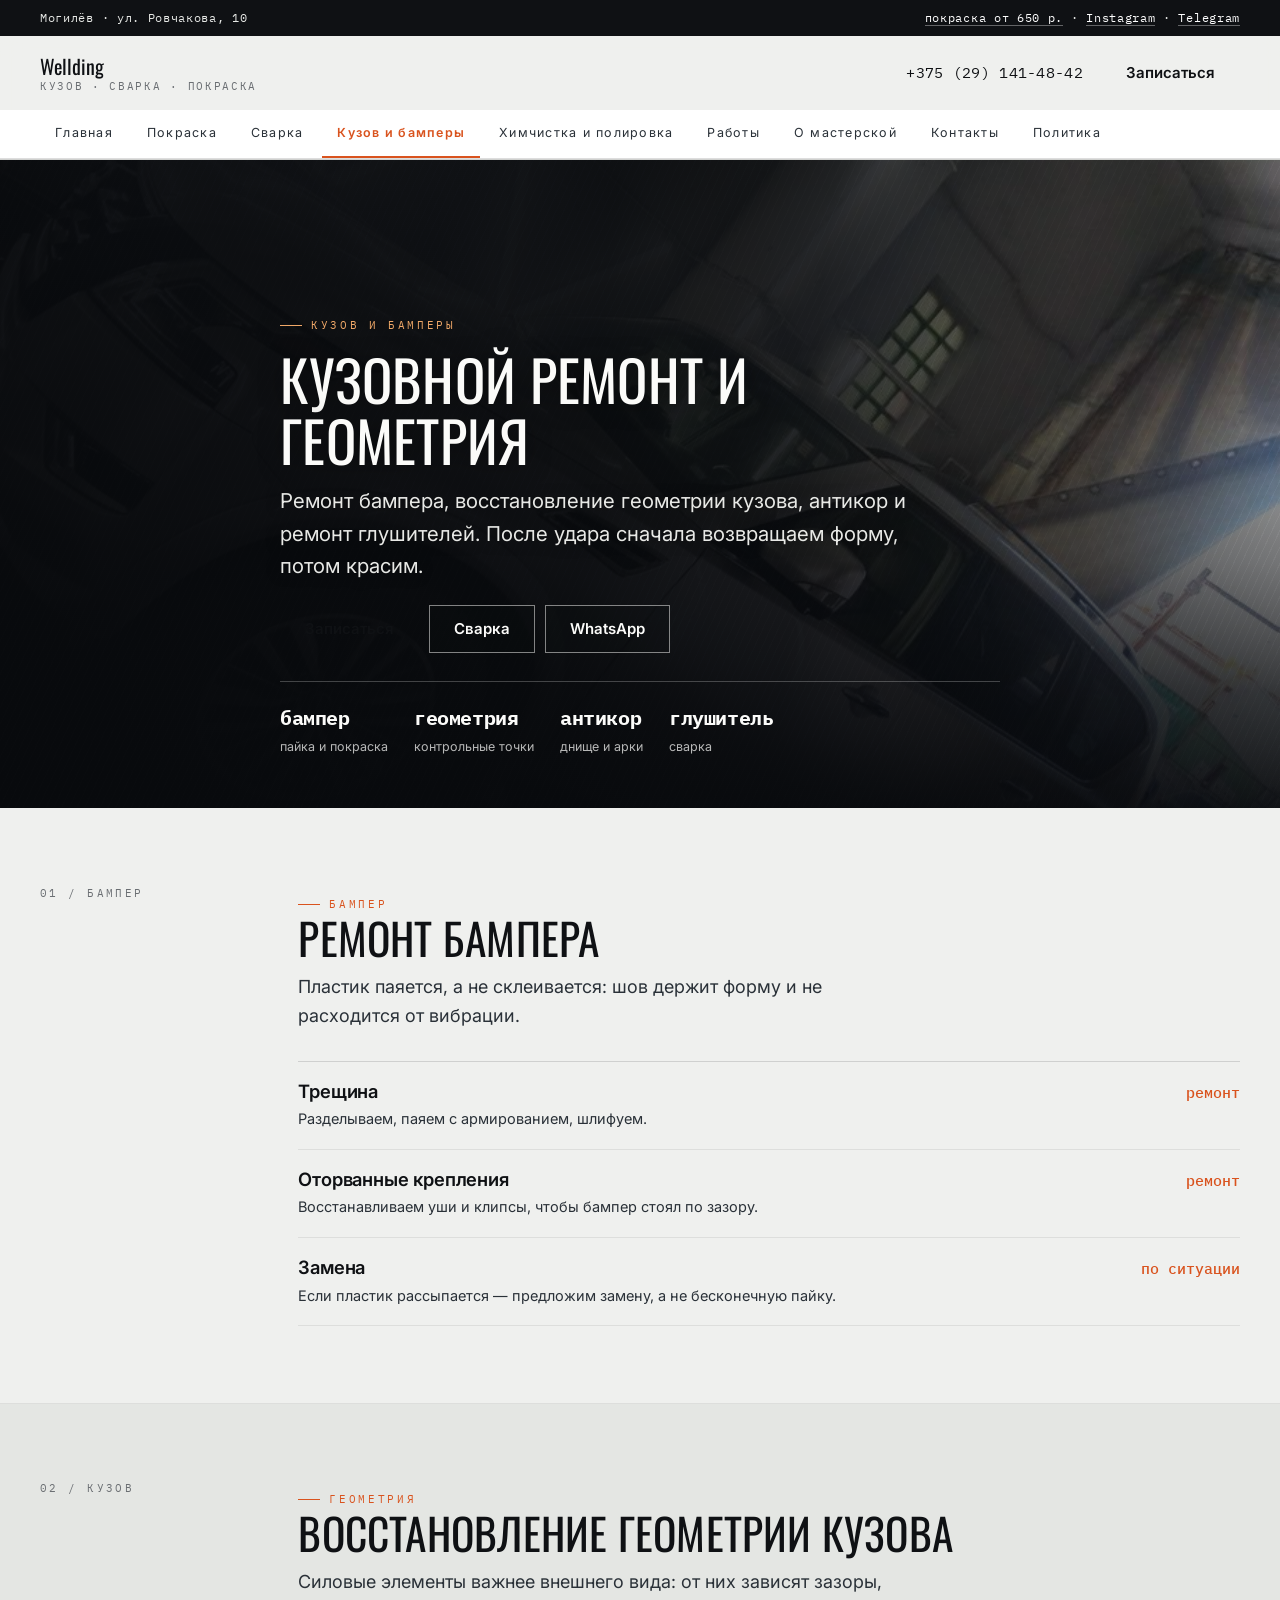
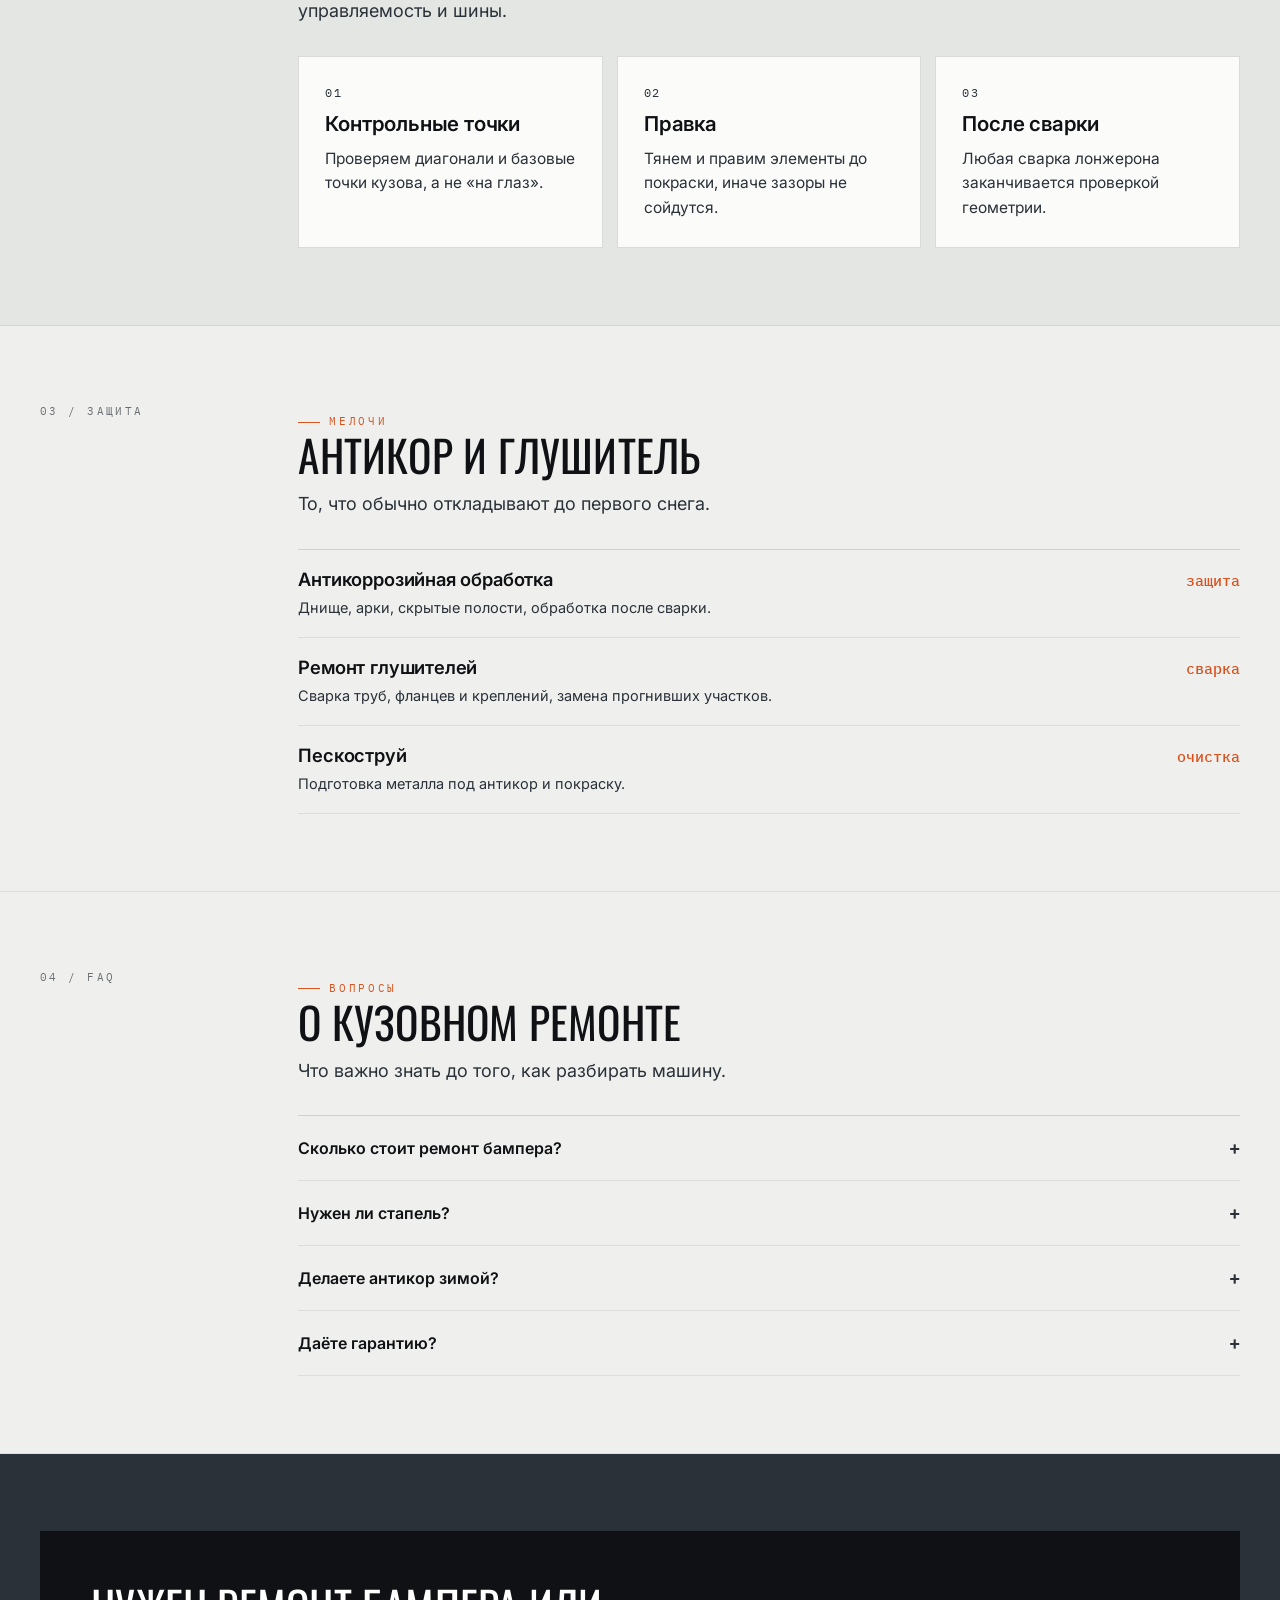
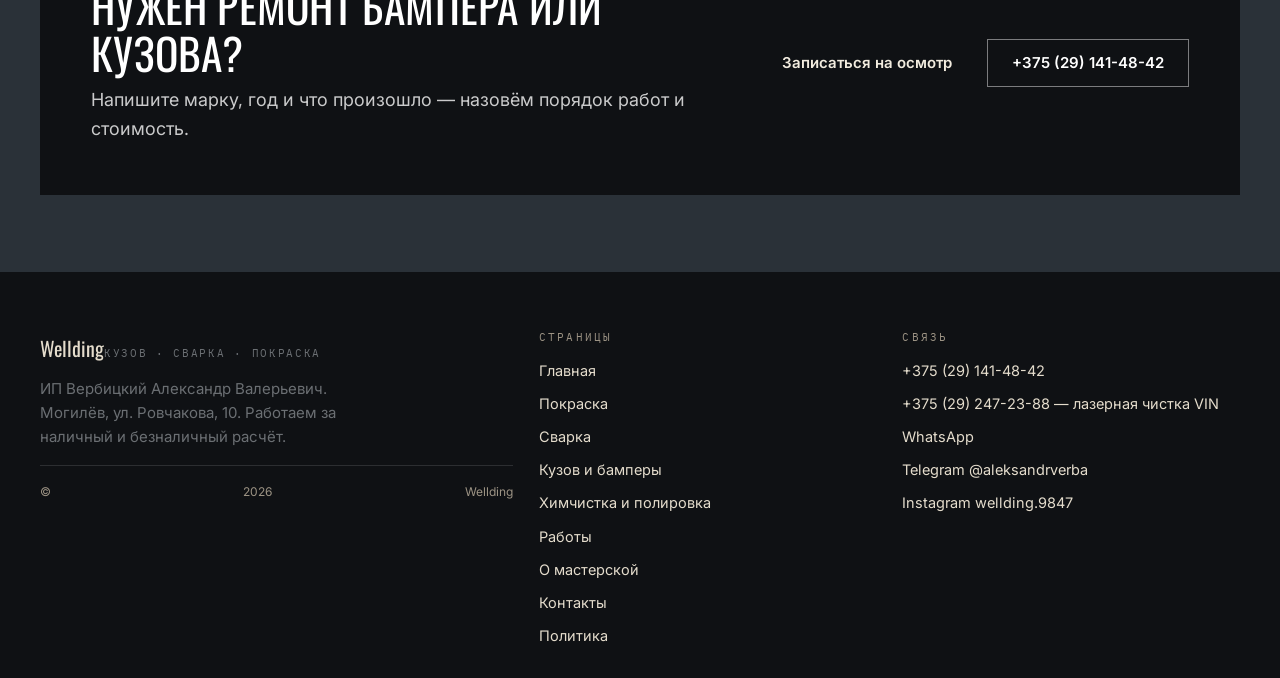
<file: kuzov.html>
<!doctype html><html lang="ru"><head>
<meta charset="utf-8"><meta name="viewport" content="width=device-width,initial-scale=1">
<title>Кузовной ремонт в Могилёве: бампер, геометрия, антикор | Wellding</title><meta name="description" content="Ремонт бампера, восстановление геометрии кузова, антикоррозийная обработка, ремонт глушителей в Могилёве, Ровчакова 10.">
<meta property="og:title" content="Кузовной ремонт в Могилёве: бампер, геометрия, антикор | Wellding"><meta property="og:description" content="Ремонт бампера, восстановление геометрии кузова, антикоррозийная обработка, ремонт глушителей в Могилёве, Ровчакова 10."><meta property="og:type" content="website">
<link rel="icon" href="assets/img/favicon.svg" type="image/svg+xml">
<link rel="preconnect" href="https://fonts.googleapis.com"><link rel="preconnect" href="https://fonts.gstatic.com" crossorigin>
<link href="https://fonts.googleapis.com/css2?family=Oswald:wght@400;500;600;700&family=Inter:wght@400;500;600;700&family=IBM+Plex+Mono:wght@400;500&display=swap" rel="stylesheet">
<style>
:root{--paper:#EFF0EE;--ink:#0F1114;--acc:#D9531E;--steel:#2A3138;--muted:#6B6F73;--line:rgba(15,17,20,.14)}
*{box-sizing:border-box}
html{overflow-x:clip;font-size:18px}
body{margin:0;background:var(--paper);color:var(--ink);font-family:Inter,system-ui,sans-serif;line-height:1.6;overflow-x:clip}
img{display:block;max-width:100%}
h1,h2{font-family:Oswald,Impact,sans-serif;font-weight:600;line-height:1.05;margin:0;text-transform:uppercase;letter-spacing:.01em}
.wrap{width:min(1240px,100% - 40px);margin:0 auto}
.hdr{position:sticky;top:0;background:rgba(239,240,238,.95)}
.strip{overflow-x:auto}
.burger{display:flex}
[hidden]{display:none!important}
</style>
<link rel="stylesheet" href="assets/css/site.v1.css">
</head><body>
<div class="topbar"><div class="wrap topbar__in">
<span>Могилёв · ул. Ровчакова, 10</span>
<span><a href="pokraska.html">покраска от 650 р.</a> · <a href="https://www.instagram.com/wellding.9847/" target="_blank" rel="noopener">Instagram</a> · <a href="https://t.me/aleksandrverba" target="_blank" rel="noopener">Telegram</a></span>
</div></div>
<header class="hdr"><div class="wrap hdr__in">
<a class="logo" href="index.html"><b>Wellding</b><span>кузов · сварка · покраска</span></a>
<div class="hdr__sp"></div>
<a class="hdr__tel" href="tel:+375291414842">+375 (29) 141-48-42</a>
<a class="btn btn--acc" href="kontakty.html">Записаться</a>
<button class="burger" id="burger" aria-label="Меню" aria-expanded="false" aria-controls="drawer"><span></span><span></span><span></span></button>
</div>
<div class="strip"><div class="wrap strip__in"><a href="index.html">Главная</a><a href="pokraska.html">Покраска</a><a href="svarka.html">Сварка</a><a href="kuzov.html" aria-current="page">Кузов и бамперы</a><a href="uhod.html">Химчистка и полировка</a><a href="raboty.html">Работы</a><a href="o-masterskoy.html">О мастерской</a><a href="kontakty.html">Контакты</a><a href="politika.html">Политика</a></div></div>
</header>
<main>
<section class="hero"><div class="hero__bg"><img src="assets/img/suv.jpg" alt="Кузовной ремонт автомобиля в цеху"></div><div class="wrap hero__in"><span class="kick">Кузов и бамперы</span><h1>Кузовной ремонт и геометрия</h1><p class="hero__lead">Ремонт бампера, восстановление геометрии кузова, антикор и ремонт глушителей. После удара сначала возвращаем форму, потом красим.</p><div class="hero__cta"><a class="btn btn--acc" href="kontakty.html">Записаться</a><a class="btn btn--ghost" href="svarka.html">Сварка</a><a class="btn btn--ghost" href="https://wa.me/375291414842" target="_blank" rel="noopener">WhatsApp</a></div><div class="hero__figs"><div><b>бампер</b><span>пайка и покраска</span></div><div><b>геометрия</b><span>контрольные точки</span></div><div><b>антикор</b><span>днище и арки</span></div><div><b>глушитель</b><span>сварка</span></div></div></div></section><section class="band "><div class="wrap"><div class="sect"><div class="sect__side"><span class="mono">01 / бампер</span></div><div><div class="sect__head"><div><span class="kick">Бампер</span><h2>Ремонт бампера</h2></div><p>Пластик паяется, а не склеивается: шов держит форму и не расходится от вибрации.</p></div><div class="rows"><div class="row"><div><h3>Трещина</h3><p>Разделываем, паяем с армированием, шлифуем.</p></div><span class="row__p">ремонт</span></div><div class="row"><div><h3>Оторванные крепления</h3><p>Восстанавливаем уши и клипсы, чтобы бампер стоял по зазору.</p></div><span class="row__p">ремонт</span></div><div class="row"><div><h3>Замена</h3><p>Если пластик рассыпается — предложим замену, а не бесконечную пайку.</p></div><span class="row__p">по ситуации</span></div></div></div></div></div></section><section class="band band--alt"><div class="wrap"><div class="sect"><div class="sect__side"><span class="mono">02 / кузов</span></div><div><div class="sect__head"><div><span class="kick">Геометрия</span><h2>Восстановление геометрии кузова</h2></div><p>Силовые элементы важнее внешнего вида: от них зависят зазоры, управляемость и шины.</p></div><div class="cards"><div class="card"><span class="card__n">01</span><h3>Контрольные точки</h3><p>Проверяем диагонали и базовые точки кузова, а не «на глаз».</p></div><div class="card"><span class="card__n">02</span><h3>Правка</h3><p>Тянем и правим элементы до покраски, иначе зазоры не сойдутся.</p></div><div class="card"><span class="card__n">03</span><h3>После сварки</h3><p>Любая сварка лонжерона заканчивается проверкой геометрии.</p></div></div></div></div></div></section><section class="band "><div class="wrap"><div class="sect"><div class="sect__side"><span class="mono">03 / защита</span></div><div><div class="sect__head"><div><span class="kick">Мелочи</span><h2>Антикор и глушитель</h2></div><p>То, что обычно откладывают до первого снега.</p></div><div class="rows"><div class="row"><div><h3>Антикоррозийная обработка</h3><p>Днище, арки, скрытые полости, обработка после сварки.</p></div><span class="row__p">защита</span></div><div class="row"><div><h3>Ремонт глушителей</h3><p>Сварка труб, фланцев и креплений, замена прогнивших участков.</p></div><span class="row__p">сварка</span></div><div class="row"><div><h3>Пескоструй</h3><p>Подготовка металла под антикор и покраску.</p></div><span class="row__p">очистка</span></div></div></div></div></div></section><section class="band "><div class="wrap"><div class="sect"><div class="sect__side"><span class="mono">04 / faq</span></div><div><div class="sect__head"><div><span class="kick">Вопросы</span><h2>О кузовном ремонте</h2></div><p>Что важно знать до того, как разбирать машину.</p></div><div class="faq"><div class="faq__i" data-open="false"><button class="faq__q" aria-expanded="false">Сколько стоит ремонт бампера?</button><div class="faq__a">Зависит от повреждения: пайка трещины и покраска — одна сумма, восстановление креплений и формы — другая. Считаем по фото и осмотру.</div></div><div class="faq__i" data-open="false"><button class="faq__q" aria-expanded="false">Нужен ли стапель?</button><div class="faq__a">Для сильных ударов — да, иначе геометрию не вернуть. Определяем после проверки контрольных точек.</div></div><div class="faq__i" data-open="false"><button class="faq__q" aria-expanded="false">Делаете антикор зимой?</button><div class="faq__a">Да, но цех должен быть тёплым и сухим: иначе антикор ложится на влагу и не держится. У нас это условие соблюдается.</div></div><div class="faq__i" data-open="false"><button class="faq__q" aria-expanded="false">Даёте гарантию?</button><div class="faq__a">На работы даём гарантию. Гарантийные случаи разбираем без спора — переделываем сами.</div></div></div></div></div></div></section><section class="band band--ink"><div class="wrap"><div class="cta"><div><h2 style="color:#fff">Нужен ремонт бампера или кузова?</h2><p style="margin-top:10px;color:rgba(255,255,255,.78)">Напишите марку, год и что произошло — назовём порядок работ и стоимость.</p></div><div class="cta__act"><a class="btn btn--acc" href="tel:+375291414842">Записаться на осмотр</a><a class="btn btn--ghost" style="border-color:rgba(255,255,255,.45);color:#fff" href="https://wa.me/375291414842" target="_blank" rel="noopener">+375 (29) 141-48-42</a></div></div></div></section>
</main>
<footer class="foot"><div class="wrap foot__grid">
<div>
<a class="logo" href="index.html"><b>Wellding</b><span>кузов · сварка · покраска</span></a>
<p style="margin-top:12px;color:var(--muted);font-size:15px;max-width:34ch">ИП Вербицкий Александр Валерьевич. Могилёв, ул. Ровчакова, 10. Работаем за наличный и безналичный расчёт.</p>
<div class="foot__bot" style="margin-top:16px">© <span id="yr">2026</span> Wellding</div>
</div>
<div><h4>Страницы</h4><a href="index.html">Главная</a><a href="pokraska.html">Покраска</a><a href="svarka.html">Сварка</a><a href="kuzov.html">Кузов и бамперы</a><a href="uhod.html">Химчистка и полировка</a><a href="raboty.html">Работы</a><a href="o-masterskoy.html">О мастерской</a><a href="kontakty.html">Контакты</a><a href="politika.html">Политика</a></div>
<div><h4>Связь</h4>
<a href="tel:+375291414842">+375 (29) 141-48-42</a>
<a href="tel:+375292472388">+375 (29) 247-23-88 — лазерная чистка VIN</a>
<a href="https://wa.me/375291414842" target="_blank" rel="noopener">WhatsApp</a>
<a href="https://t.me/aleksandrverba" target="_blank" rel="noopener">Telegram @aleksandrverba</a>
<a href="https://www.instagram.com/wellding.9847/" target="_blank" rel="noopener">Instagram wellding.9847</a>
</div>
</div></footer>
<nav class="fbar" aria-label="Быстрая связь">
<a href="tel:+375291414842"><svg viewBox="0 0 24 24"><path d="M5 4h4l2 5-2.5 1.5a12 12 0 0 0 5 5L15 13l5 2v4a2 2 0 0 1-2 2A16 16 0 0 1 3 6a2 2 0 0 1 2-2z"/></svg>Позвонить</a>
<a href="https://wa.me/375291414842"><svg viewBox="0 0 24 24"><path d="M12 3a9 9 0 0 0-7.8 13.5L3 21l4.6-1.2A9 9 0 1 0 12 3z"/></svg>WhatsApp</a>
<a href="viber://chat?number=%2B375291414842"><svg viewBox="0 0 24 24"><path d="M4 5h16v11H8l-4 4z"/></svg>Viber</a>
<a href="https://t.me/aleksandrverba"><svg viewBox="0 0 24 24"><path d="M21 4 3 11l6 2 2 6z"/></svg>Telegram</a>
</nav>
<div class="drawer" id="drawer" data-open="false" role="dialog" aria-modal="true" aria-label="Меню">
<div class="drawer__inner">
<div class="drawer__top"><span class="mono">Меню</span><button class="drawer__close" id="drawerClose" aria-label="Закрыть">×</button></div>
<a href="index.html">Главная</a><a href="pokraska.html">Покраска</a><a href="svarka.html">Сварка</a><a href="kuzov.html">Кузов и бамперы</a><a href="uhod.html">Химчистка и полировка</a><a href="raboty.html">Работы</a><a href="o-masterskoy.html">О мастерской</a><a href="kontakty.html">Контакты</a><a href="politika.html">Политика</a>
<a class="btn btn--acc" href="tel:+375291414842">+375 (29) 141-48-42</a>
</div></div>
<script src="assets/js/main.v1.js" defer></script>
</body></html>
</file>
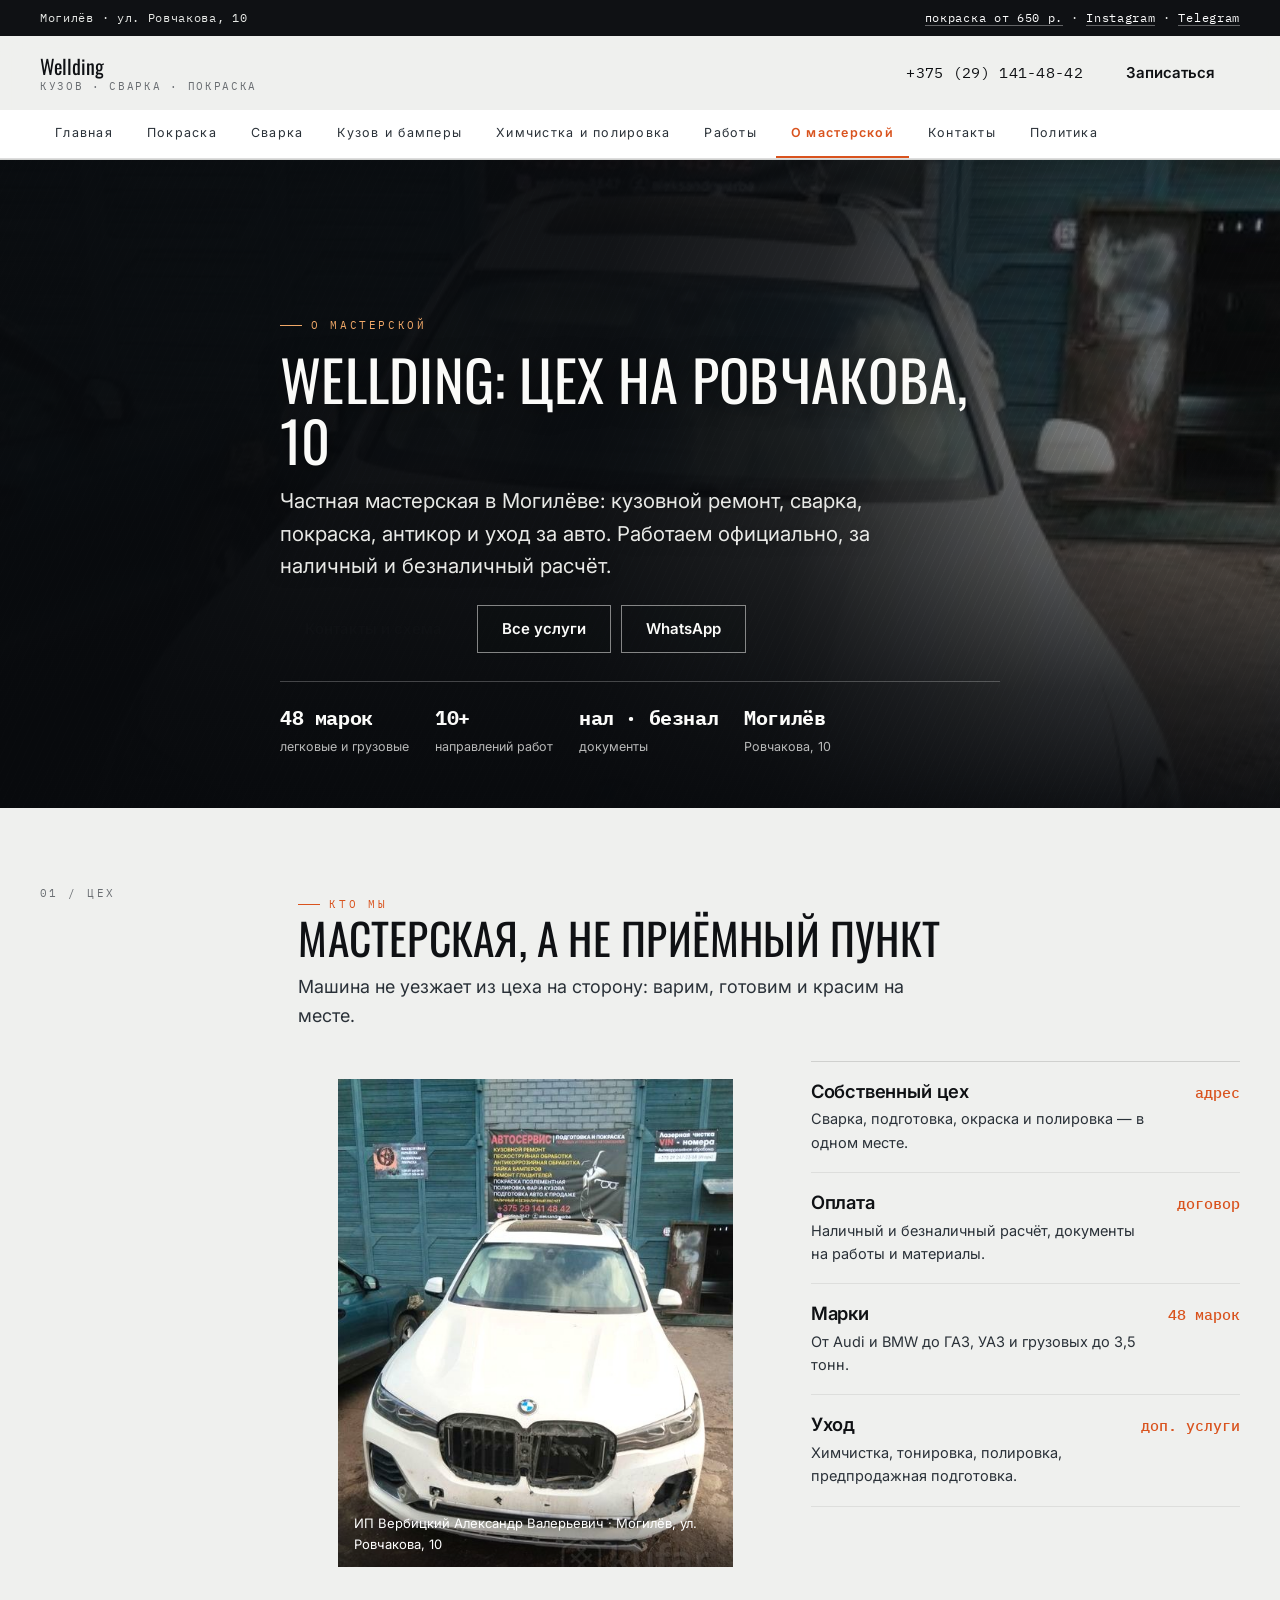
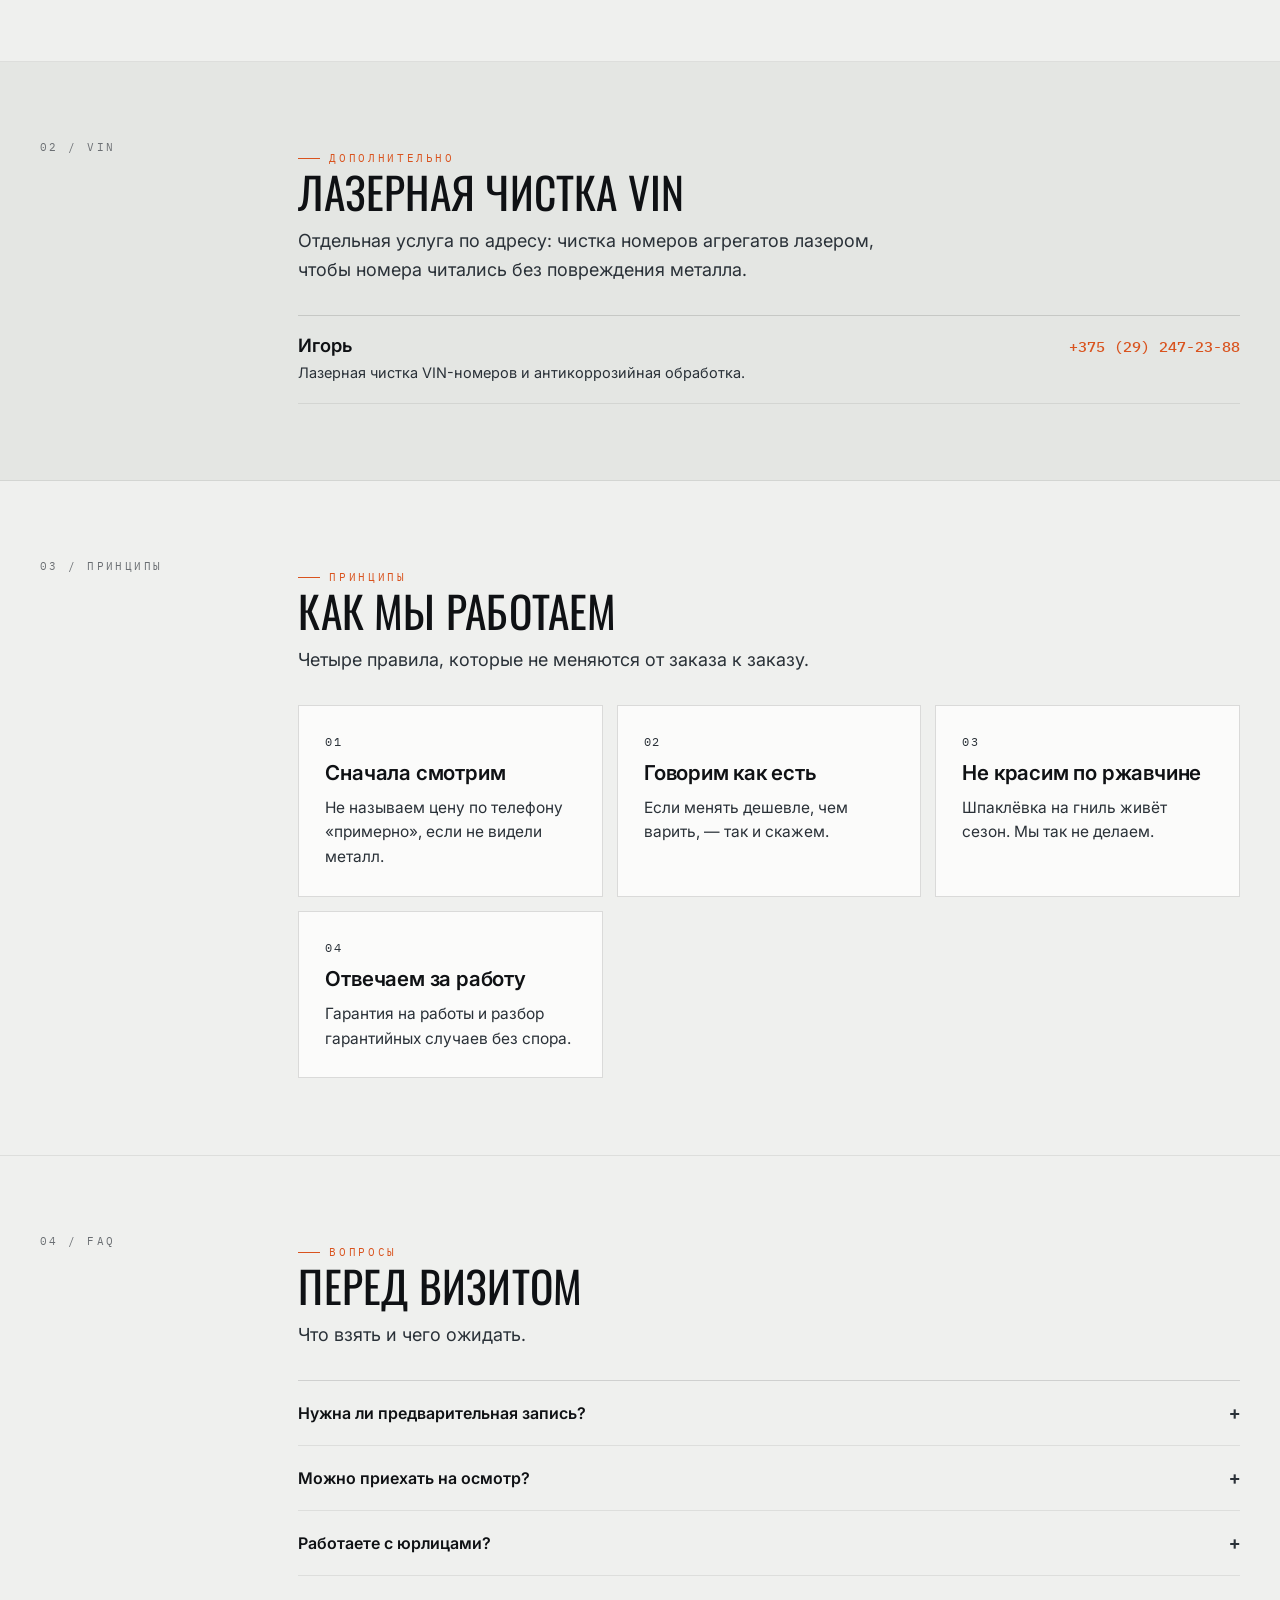
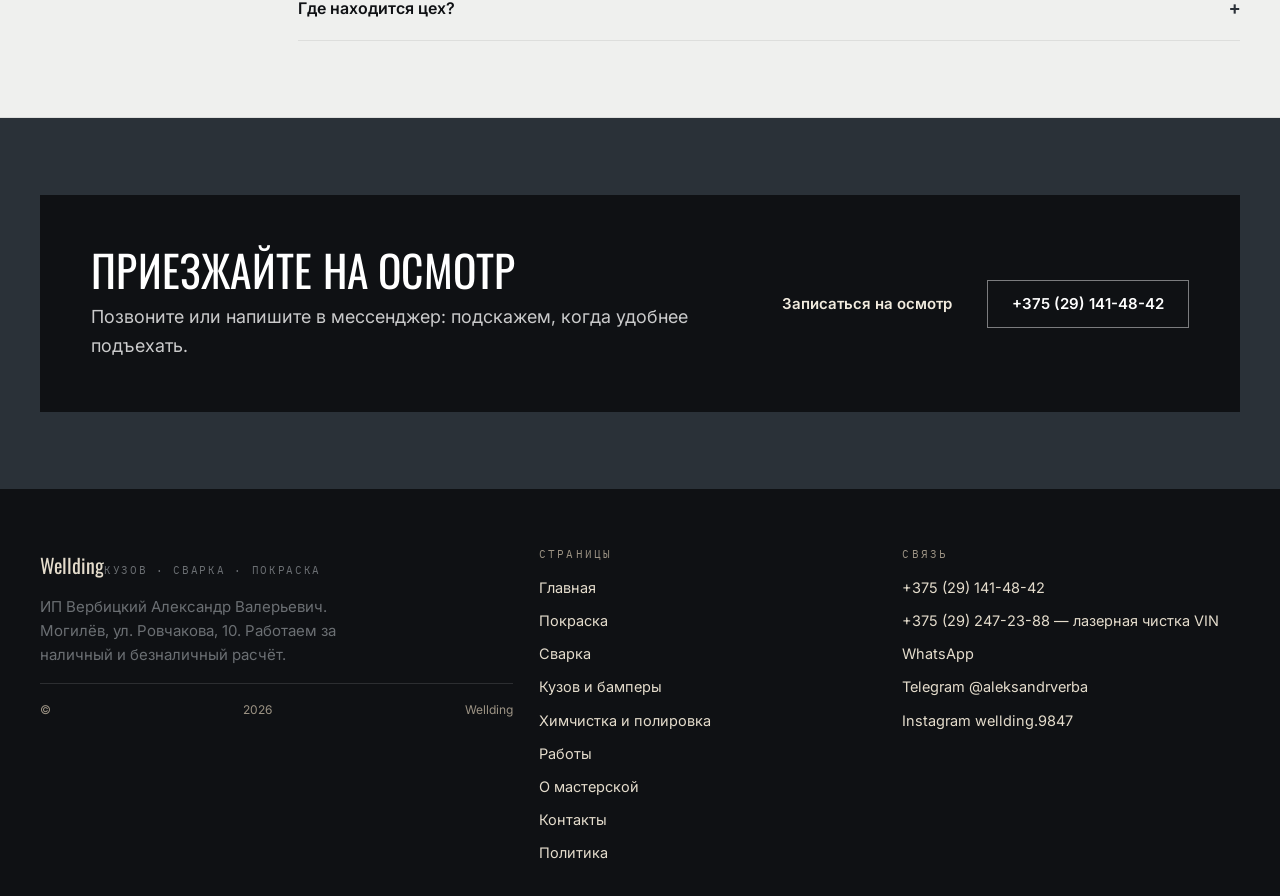
<file: o-masterskoy.html>
<!doctype html><html lang="ru"><head>
<meta charset="utf-8"><meta name="viewport" content="width=device-width,initial-scale=1">
<title>О мастерской Wellding в Могилёве — цех на Ровчакова, 10</title><meta name="description" content="Частная мастерская в Могилёве: кузовной ремонт, сварка, покраска, антикор, химчистка и полировка. ИП Вербицкий Александр Валерьевич">
<meta property="og:title" content="О мастерской Wellding в Могилёве — цех на Ровчакова, 10"><meta property="og:description" content="Частная мастерская в Могилёве: кузовной ремонт, сварка, покраска, антикор, химчистка и полировка. ИП Вербицкий Александр Валерьевич"><meta property="og:type" content="website">
<link rel="icon" href="assets/img/favicon.svg" type="image/svg+xml">
<link rel="preconnect" href="https://fonts.googleapis.com"><link rel="preconnect" href="https://fonts.gstatic.com" crossorigin>
<link href="https://fonts.googleapis.com/css2?family=Oswald:wght@400;500;600;700&family=Inter:wght@400;500;600;700&family=IBM+Plex+Mono:wght@400;500&display=swap" rel="stylesheet">
<style>
:root{--paper:#EFF0EE;--ink:#0F1114;--acc:#D9531E;--steel:#2A3138;--muted:#6B6F73;--line:rgba(15,17,20,.14)}
*{box-sizing:border-box}
html{overflow-x:clip;font-size:18px}
body{margin:0;background:var(--paper);color:var(--ink);font-family:Inter,system-ui,sans-serif;line-height:1.6;overflow-x:clip}
img{display:block;max-width:100%}
h1,h2{font-family:Oswald,Impact,sans-serif;font-weight:600;line-height:1.05;margin:0;text-transform:uppercase;letter-spacing:.01em}
.wrap{width:min(1240px,100% - 40px);margin:0 auto}
.hdr{position:sticky;top:0;background:rgba(239,240,238,.95)}
.strip{overflow-x:auto}
.burger{display:flex}
[hidden]{display:none!important}
</style>
<link rel="stylesheet" href="assets/css/site.v1.css">
</head><body>
<div class="topbar"><div class="wrap topbar__in">
<span>Могилёв · ул. Ровчакова, 10</span>
<span><a href="pokraska.html">покраска от 650 р.</a> · <a href="https://www.instagram.com/wellding.9847/" target="_blank" rel="noopener">Instagram</a> · <a href="https://t.me/aleksandrverba" target="_blank" rel="noopener">Telegram</a></span>
</div></div>
<header class="hdr"><div class="wrap hdr__in">
<a class="logo" href="index.html"><b>Wellding</b><span>кузов · сварка · покраска</span></a>
<div class="hdr__sp"></div>
<a class="hdr__tel" href="tel:+375291414842">+375 (29) 141-48-42</a>
<a class="btn btn--acc" href="kontakty.html">Записаться</a>
<button class="burger" id="burger" aria-label="Меню" aria-expanded="false" aria-controls="drawer"><span></span><span></span><span></span></button>
</div>
<div class="strip"><div class="wrap strip__in"><a href="index.html">Главная</a><a href="pokraska.html">Покраска</a><a href="svarka.html">Сварка</a><a href="kuzov.html">Кузов и бамперы</a><a href="uhod.html">Химчистка и полировка</a><a href="raboty.html">Работы</a><a href="o-masterskoy.html" aria-current="page">О мастерской</a><a href="kontakty.html">Контакты</a><a href="politika.html">Политика</a></div></div>
</header>
<main>
<section class="hero"><div class="hero__bg"><img src="assets/img/facade.jpg" alt="Въезд в мастерскую Wellding на Ровчакова 10 в Могилёве"></div><div class="wrap hero__in"><span class="kick">О мастерской</span><h1>Wellding: цех на Ровчакова, 10</h1><p class="hero__lead">Частная мастерская в Могилёве: кузовной ремонт, сварка, покраска, антикор и уход за авто. Работаем официально, за наличный и безналичный расчёт.</p><div class="hero__cta"><a class="btn btn--acc" href="kontakty.html">Контакты и схема</a><a class="btn btn--ghost" href="pokraska.html">Все услуги</a><a class="btn btn--ghost" href="https://wa.me/375291414842" target="_blank" rel="noopener">WhatsApp</a></div><div class="hero__figs"><div><b>48 марок</b><span>легковые и грузовые</span></div><div><b>10+</b><span>направлений работ</span></div><div><b>нал · безнал</b><span>документы</span></div><div><b>Могилёв</b><span>Ровчакова, 10</span></div></div></div></section><section class="band "><div class="wrap"><div class="sect"><div class="sect__side"><span class="mono">01 / цех</span></div><div><div class="sect__head"><div><span class="kick">Кто мы</span><h2>Мастерская, а не приёмный пункт</h2></div><p>Машина не уезжает из цеха на сторону: варим, готовим и красим на месте.</p></div><div class="split"><figure class="plate"><img src="assets/img/facade.jpg" alt="Въезд в мастерскую" loading="lazy"><figcaption>ИП Вербицкий Александр Валерьевич · Могилёв, ул. Ровчакова, 10</figcaption></figure><div><div class="rows"><div class="row"><div><h3>Собственный цех</h3><p>Сварка, подготовка, окраска и полировка — в одном месте.</p></div><span class="row__p">адрес</span></div><div class="row"><div><h3>Оплата</h3><p>Наличный и безналичный расчёт, документы на работы и материалы.</p></div><span class="row__p">договор</span></div><div class="row"><div><h3>Марки</h3><p>От Audi и BMW до ГАЗ, УАЗ и грузовых до 3,5 тонн.</p></div><span class="row__p">48 марок</span></div><div class="row"><div><h3>Уход</h3><p>Химчистка, тонировка, полировка, предпродажная подготовка.</p></div><span class="row__p">доп. услуги</span></div></div></div></div></div></div></div></section><section class="band band--alt"><div class="wrap"><div class="sect"><div class="sect__side"><span class="mono">02 / vin</span></div><div><div class="sect__head"><div><span class="kick">Дополнительно</span><h2>Лазерная чистка VIN</h2></div><p>Отдельная услуга по адресу: чистка номеров агрегатов лазером, чтобы номера читались без повреждения металла.</p></div><div class="rows"><div class="row"><div><h3>Игорь</h3><p>Лазерная чистка VIN-номеров и антикоррозийная обработка.</p></div><a class="row__p" href="tel:+375292472388">+375 (29) 247-23-88</a></div></div></div></div></div></section><section class="band "><div class="wrap"><div class="sect"><div class="sect__side"><span class="mono">03 / принципы</span></div><div><div class="sect__head"><div><span class="kick">Принципы</span><h2>Как мы работаем</h2></div><p>Четыре правила, которые не меняются от заказа к заказу.</p></div><div class="cards"><div class="card"><span class="card__n">01</span><h3>Сначала смотрим</h3><p>Не называем цену по телефону «примерно», если не видели металл.</p></div><div class="card"><span class="card__n">02</span><h3>Говорим как есть</h3><p>Если менять дешевле, чем варить, — так и скажем.</p></div><div class="card"><span class="card__n">03</span><h3>Не красим по ржавчине</h3><p>Шпаклёвка на гниль живёт сезон. Мы так не делаем.</p></div><div class="card"><span class="card__n">04</span><h3>Отвечаем за работу</h3><p>Гарантия на работы и разбор гарантийных случаев без спора.</p></div></div></div></div></div></section><section class="band "><div class="wrap"><div class="sect"><div class="sect__side"><span class="mono">04 / faq</span></div><div><div class="sect__head"><div><span class="kick">Вопросы</span><h2>Перед визитом</h2></div><p>Что взять и чего ожидать.</p></div><div class="faq"><div class="faq__i" data-open="false"><button class="faq__q" aria-expanded="false">Нужна ли предварительная запись?</button><div class="faq__a">Да, лучше позвонить: цех работает по машинам, а не по очереди в коридоре.</div></div><div class="faq__i" data-open="false"><button class="faq__q" aria-expanded="false">Можно приехать на осмотр?</button><div class="faq__a">Конечно. Осмотр и смета — первый шаг, дальше решаете вы.</div></div><div class="faq__i" data-open="false"><button class="faq__q" aria-expanded="false">Работаете с юрлицами?</button><div class="faq__a">Да, есть безналичный расчёт и документы.</div></div><div class="faq__i" data-open="false"><button class="faq__q" aria-expanded="false">Где находится цех?</button><div class="faq__a">Могилёв, ул. Ровчакова, 10. Ориентир — вывеска «Автосервис | подготовка и покраска».</div></div></div></div></div></div></section><section class="band band--ink"><div class="wrap"><div class="cta"><div><h2 style="color:#fff">Приезжайте на осмотр</h2><p style="margin-top:10px;color:rgba(255,255,255,.78)">Позвоните или напишите в мессенджер: подскажем, когда удобнее подъехать.</p></div><div class="cta__act"><a class="btn btn--acc" href="tel:+375291414842">Записаться на осмотр</a><a class="btn btn--ghost" style="border-color:rgba(255,255,255,.45);color:#fff" href="https://wa.me/375291414842" target="_blank" rel="noopener">+375 (29) 141-48-42</a></div></div></div></section>
</main>
<footer class="foot"><div class="wrap foot__grid">
<div>
<a class="logo" href="index.html"><b>Wellding</b><span>кузов · сварка · покраска</span></a>
<p style="margin-top:12px;color:var(--muted);font-size:15px;max-width:34ch">ИП Вербицкий Александр Валерьевич. Могилёв, ул. Ровчакова, 10. Работаем за наличный и безналичный расчёт.</p>
<div class="foot__bot" style="margin-top:16px">© <span id="yr">2026</span> Wellding</div>
</div>
<div><h4>Страницы</h4><a href="index.html">Главная</a><a href="pokraska.html">Покраска</a><a href="svarka.html">Сварка</a><a href="kuzov.html">Кузов и бамперы</a><a href="uhod.html">Химчистка и полировка</a><a href="raboty.html">Работы</a><a href="o-masterskoy.html">О мастерской</a><a href="kontakty.html">Контакты</a><a href="politika.html">Политика</a></div>
<div><h4>Связь</h4>
<a href="tel:+375291414842">+375 (29) 141-48-42</a>
<a href="tel:+375292472388">+375 (29) 247-23-88 — лазерная чистка VIN</a>
<a href="https://wa.me/375291414842" target="_blank" rel="noopener">WhatsApp</a>
<a href="https://t.me/aleksandrverba" target="_blank" rel="noopener">Telegram @aleksandrverba</a>
<a href="https://www.instagram.com/wellding.9847/" target="_blank" rel="noopener">Instagram wellding.9847</a>
</div>
</div></footer>
<nav class="fbar" aria-label="Быстрая связь">
<a href="tel:+375291414842"><svg viewBox="0 0 24 24"><path d="M5 4h4l2 5-2.5 1.5a12 12 0 0 0 5 5L15 13l5 2v4a2 2 0 0 1-2 2A16 16 0 0 1 3 6a2 2 0 0 1 2-2z"/></svg>Позвонить</a>
<a href="https://wa.me/375291414842"><svg viewBox="0 0 24 24"><path d="M12 3a9 9 0 0 0-7.8 13.5L3 21l4.6-1.2A9 9 0 1 0 12 3z"/></svg>WhatsApp</a>
<a href="viber://chat?number=%2B375291414842"><svg viewBox="0 0 24 24"><path d="M4 5h16v11H8l-4 4z"/></svg>Viber</a>
<a href="https://t.me/aleksandrverba"><svg viewBox="0 0 24 24"><path d="M21 4 3 11l6 2 2 6z"/></svg>Telegram</a>
</nav>
<div class="drawer" id="drawer" data-open="false" role="dialog" aria-modal="true" aria-label="Меню">
<div class="drawer__inner">
<div class="drawer__top"><span class="mono">Меню</span><button class="drawer__close" id="drawerClose" aria-label="Закрыть">×</button></div>
<a href="index.html">Главная</a><a href="pokraska.html">Покраска</a><a href="svarka.html">Сварка</a><a href="kuzov.html">Кузов и бамперы</a><a href="uhod.html">Химчистка и полировка</a><a href="raboty.html">Работы</a><a href="o-masterskoy.html">О мастерской</a><a href="kontakty.html">Контакты</a><a href="politika.html">Политика</a>
<a class="btn btn--acc" href="tel:+375291414842">+375 (29) 141-48-42</a>
</div></div>
<script src="assets/js/main.v1.js" defer></script>
</body></html>
</file>
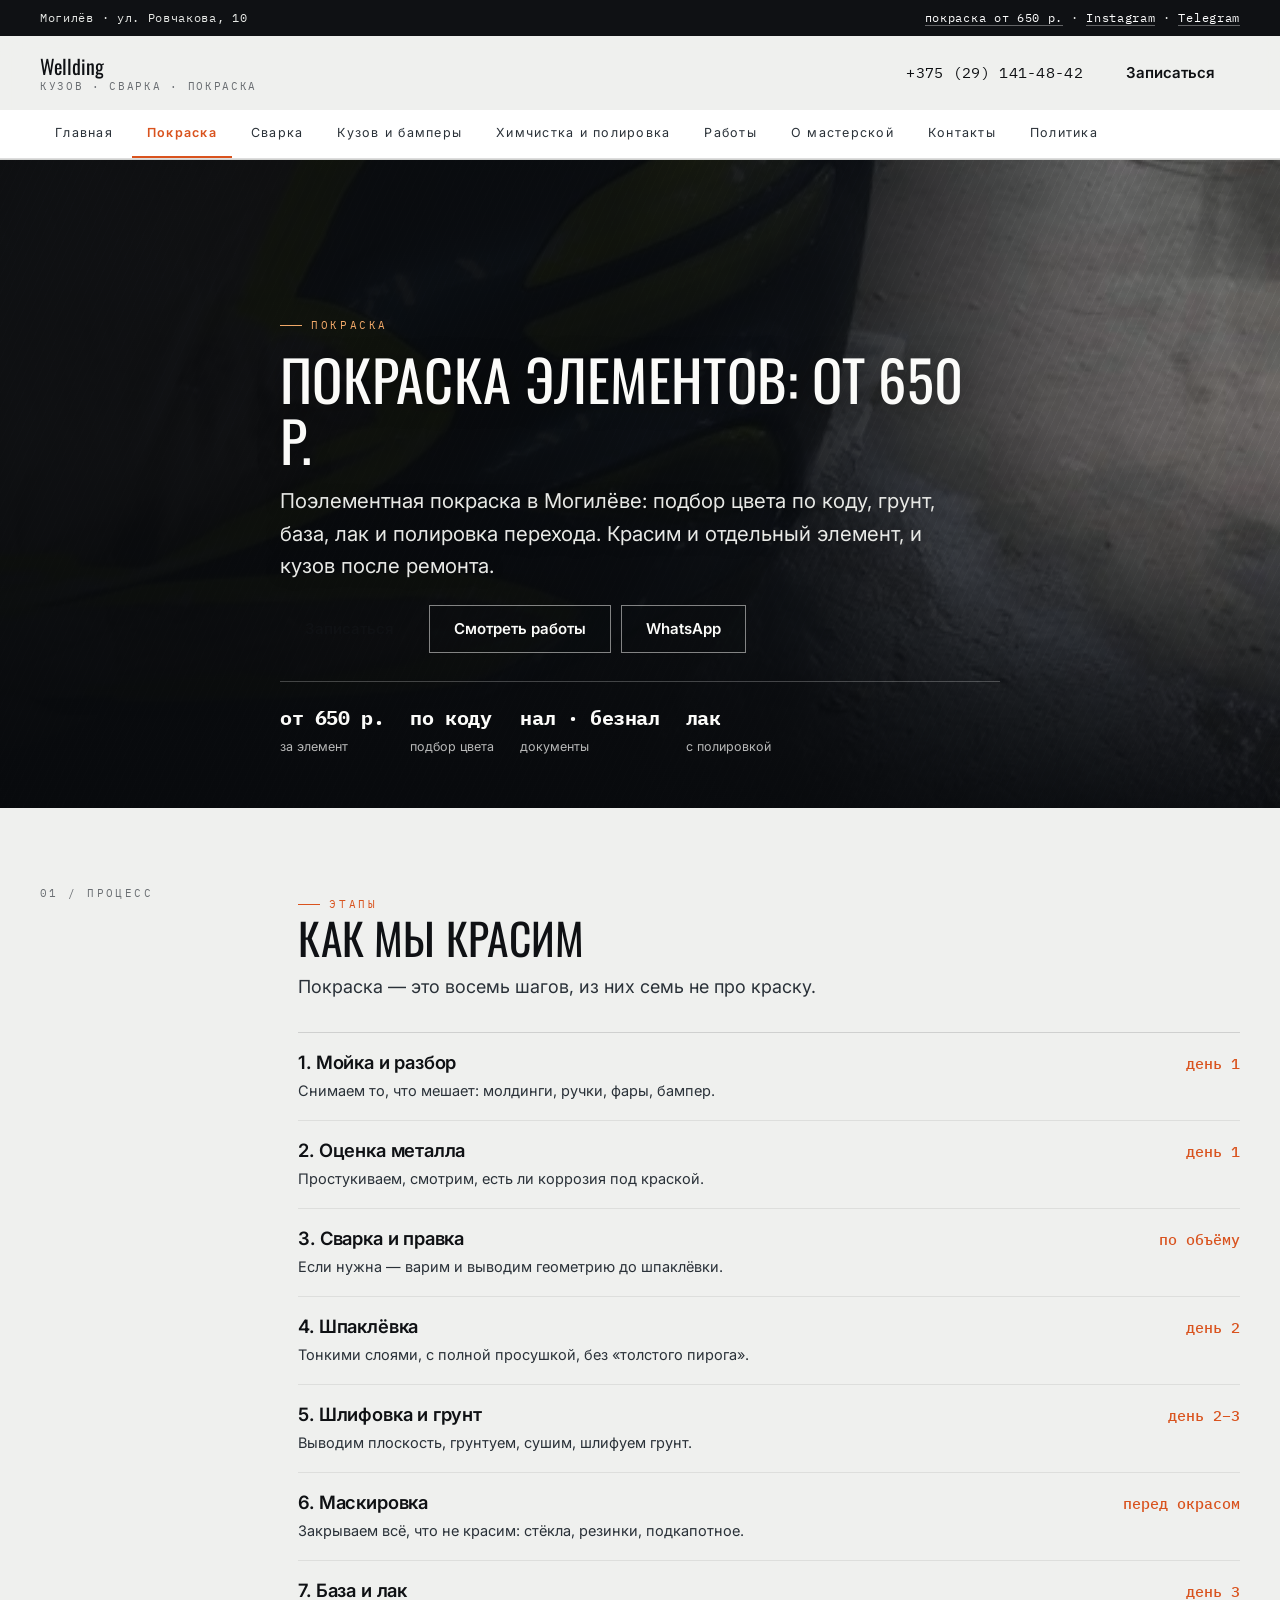
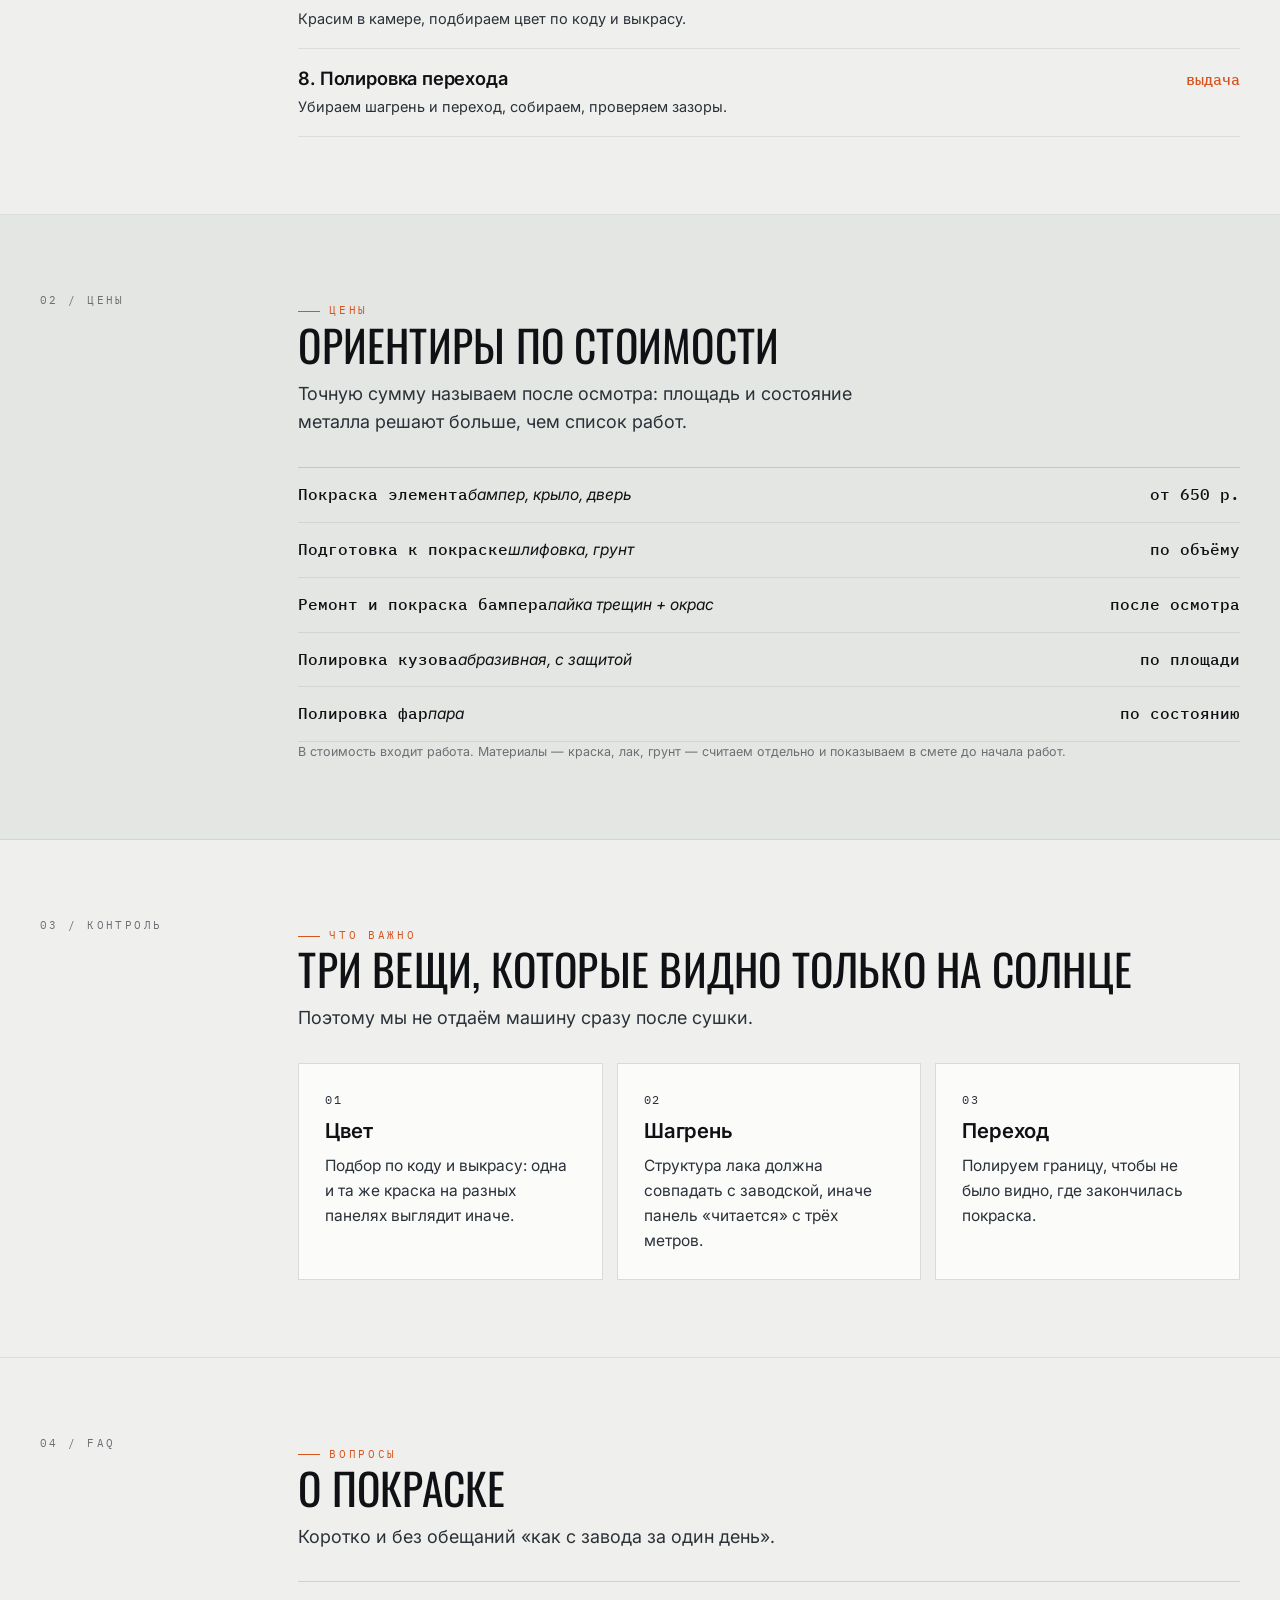
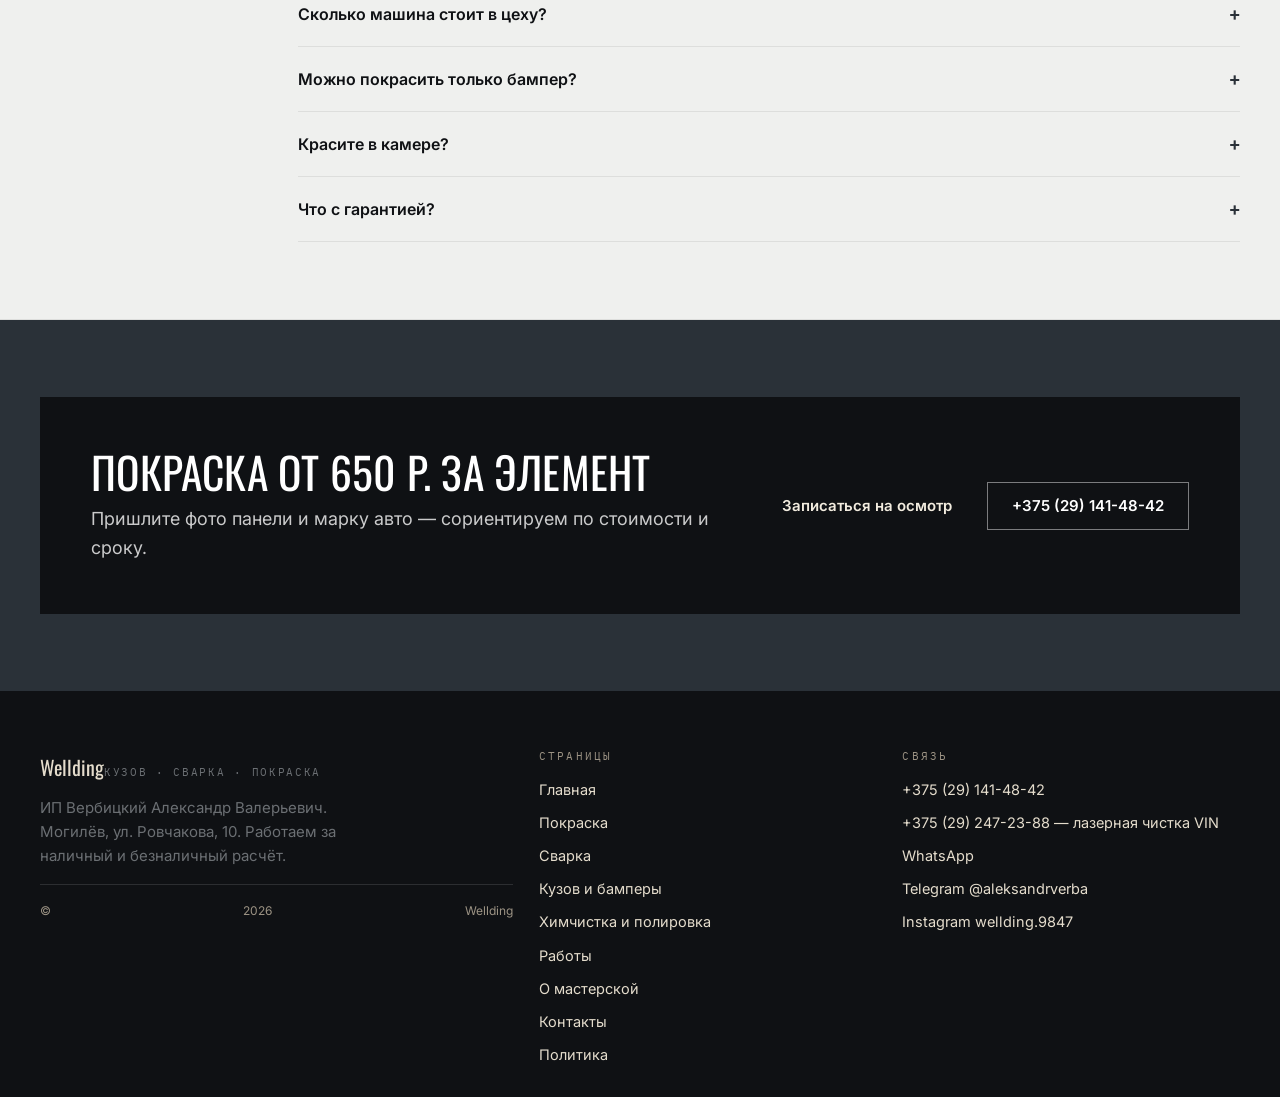
<file: pokraska.html>
<!doctype html><html lang="ru"><head>
<meta charset="utf-8"><meta name="viewport" content="width=device-width,initial-scale=1">
<title>Покраска авто в Могилёве — поэлементно от 650 р. | Wellding</title><meta name="description" content="Поэлементная покраска кузова в Могилёве: подготовка, шпаклёвка, грунт, база, лак, полировка перехода. От 650 р. за элемент.">
<meta property="og:title" content="Покраска авто в Могилёве — поэлементно от 650 р. | Wellding"><meta property="og:description" content="Поэлементная покраска кузова в Могилёве: подготовка, шпаклёвка, грунт, база, лак, полировка перехода. От 650 р. за элемент."><meta property="og:type" content="website">
<link rel="icon" href="assets/img/favicon.svg" type="image/svg+xml">
<link rel="preconnect" href="https://fonts.googleapis.com"><link rel="preconnect" href="https://fonts.gstatic.com" crossorigin>
<link href="https://fonts.googleapis.com/css2?family=Oswald:wght@400;500;600;700&family=Inter:wght@400;500;600;700&family=IBM+Plex+Mono:wght@400;500&display=swap" rel="stylesheet">
<style>
:root{--paper:#EFF0EE;--ink:#0F1114;--acc:#D9531E;--steel:#2A3138;--muted:#6B6F73;--line:rgba(15,17,20,.14)}
*{box-sizing:border-box}
html{overflow-x:clip;font-size:18px}
body{margin:0;background:var(--paper);color:var(--ink);font-family:Inter,system-ui,sans-serif;line-height:1.6;overflow-x:clip}
img{display:block;max-width:100%}
h1,h2{font-family:Oswald,Impact,sans-serif;font-weight:600;line-height:1.05;margin:0;text-transform:uppercase;letter-spacing:.01em}
.wrap{width:min(1240px,100% - 40px);margin:0 auto}
.hdr{position:sticky;top:0;background:rgba(239,240,238,.95)}
.strip{overflow-x:auto}
.burger{display:flex}
[hidden]{display:none!important}
</style>
<link rel="stylesheet" href="assets/css/site.v1.css">
</head><body>
<div class="topbar"><div class="wrap topbar__in">
<span>Могилёв · ул. Ровчакова, 10</span>
<span><a href="pokraska.html">покраска от 650 р.</a> · <a href="https://www.instagram.com/wellding.9847/" target="_blank" rel="noopener">Instagram</a> · <a href="https://t.me/aleksandrverba" target="_blank" rel="noopener">Telegram</a></span>
</div></div>
<header class="hdr"><div class="wrap hdr__in">
<a class="logo" href="index.html"><b>Wellding</b><span>кузов · сварка · покраска</span></a>
<div class="hdr__sp"></div>
<a class="hdr__tel" href="tel:+375291414842">+375 (29) 141-48-42</a>
<a class="btn btn--acc" href="kontakty.html">Записаться</a>
<button class="burger" id="burger" aria-label="Меню" aria-expanded="false" aria-controls="drawer"><span></span><span></span><span></span></button>
</div>
<div class="strip"><div class="wrap strip__in"><a href="index.html">Главная</a><a href="pokraska.html" aria-current="page">Покраска</a><a href="svarka.html">Сварка</a><a href="kuzov.html">Кузов и бамперы</a><a href="uhod.html">Химчистка и полировка</a><a href="raboty.html">Работы</a><a href="o-masterskoy.html">О мастерской</a><a href="kontakty.html">Контакты</a><a href="politika.html">Политика</a></div></div>
</header>
<main>
<section class="hero"><div class="hero__bg"><img src="assets/img/mask.jpg" alt="Маскировка фары перед покраской кузова"></div><div class="wrap hero__in"><span class="kick">Покраска</span><h1>Покраска элементов: от 650 р.</h1><p class="hero__lead">Поэлементная покраска в Могилёве: подбор цвета по коду, грунт, база, лак и полировка перехода. Красим и отдельный элемент, и кузов после ремонта.</p><div class="hero__cta"><a class="btn btn--acc" href="kontakty.html">Записаться</a><a class="btn btn--ghost" href="raboty.html">Смотреть работы</a><a class="btn btn--ghost" href="https://wa.me/375291414842" target="_blank" rel="noopener">WhatsApp</a></div><div class="hero__figs"><div><b>от 650 р.</b><span>за элемент</span></div><div><b>по коду</b><span>подбор цвета</span></div><div><b>нал · безнал</b><span>документы</span></div><div><b>лак</b><span>с полировкой</span></div></div></div></section><section class="band "><div class="wrap"><div class="sect"><div class="sect__side"><span class="mono">01 / процесс</span></div><div><div class="sect__head"><div><span class="kick">Этапы</span><h2>Как мы красим</h2></div><p>Покраска — это восемь шагов, из них семь не про краску.</p></div><div class="rows"><div class="row"><div><h3>1. Мойка и разбор</h3><p>Снимаем то, что мешает: молдинги, ручки, фары, бампер.</p></div><span class="row__p">день 1</span></div><div class="row"><div><h3>2. Оценка металла</h3><p>Простукиваем, смотрим, есть ли коррозия под краской.</p></div><span class="row__p">день 1</span></div><div class="row"><div><h3>3. Сварка и правка</h3><p>Если нужна — варим и выводим геометрию до шпаклёвки.</p></div><span class="row__p">по объёму</span></div><div class="row"><div><h3>4. Шпаклёвка</h3><p>Тонкими слоями, с полной просушкой, без «толстого пирога».</p></div><span class="row__p">день 2</span></div><div class="row"><div><h3>5. Шлифовка и грунт</h3><p>Выводим плоскость, грунтуем, сушим, шлифуем грунт.</p></div><span class="row__p">день 2–3</span></div><div class="row"><div><h3>6. Маскировка</h3><p>Закрываем всё, что не красим: стёкла, резинки, подкапотное.</p></div><span class="row__p">перед окрасом</span></div><div class="row"><div><h3>7. База и лак</h3><p>Красим в камере, подбираем цвет по коду и выкрасу.</p></div><span class="row__p">день 3</span></div><div class="row"><div><h3>8. Полировка перехода</h3><p>Убираем шагрень и переход, собираем, проверяем зазоры.</p></div><span class="row__p">выдача</span></div></div></div></div></div></section><section class="band band--alt"><div class="wrap"><div class="sect"><div class="sect__side"><span class="mono">02 / цены</span></div><div><div class="sect__head"><div><span class="kick">Цены</span><h2>Ориентиры по стоимости</h2></div><p>Точную сумму называем после осмотра: площадь и состояние металла решают больше, чем список работ.</p></div><div class="prices"><div class="price"><span><b>Покраска элемента</b><i>бампер, крыло, дверь</i></span><b>от 650 р.</b></div><div class="price"><span><b>Подготовка к покраске</b><i>шлифовка, грунт</i></span><b>по объёму</b></div><div class="price"><span><b>Ремонт и покраска бампера</b><i>пайка трещин + окрас</i></span><b>после осмотра</b></div><div class="price"><span><b>Полировка кузова</b><i>абразивная, с защитой</i></span><b>по площади</b></div><div class="price"><span><b>Полировка фар</b><i>пара</i></span><b>по состоянию</b></div></div><p class="calc__note">В стоимость входит работа. Материалы — краска, лак, грунт — считаем отдельно и показываем в смете до начала работ.</p></div></div></div></section><section class="band "><div class="wrap"><div class="sect"><div class="sect__side"><span class="mono">03 / контроль</span></div><div><div class="sect__head"><div><span class="kick">Что важно</span><h2>Три вещи, которые видно только на солнце</h2></div><p>Поэтому мы не отдаём машину сразу после сушки.</p></div><div class="cards"><div class="card"><span class="card__n">01</span><h3>Цвет</h3><p>Подбор по коду и выкрасу: одна и та же краска на разных панелях выглядит иначе.</p></div><div class="card"><span class="card__n">02</span><h3>Шагрень</h3><p>Структура лака должна совпадать с заводской, иначе панель «читается» с трёх метров.</p></div><div class="card"><span class="card__n">03</span><h3>Переход</h3><p>Полируем границу, чтобы не было видно, где закончилась покраска.</p></div></div></div></div></div></section><section class="band "><div class="wrap"><div class="sect"><div class="sect__side"><span class="mono">04 / faq</span></div><div><div class="sect__head"><div><span class="kick">Вопросы</span><h2>О покраске</h2></div><p>Коротко и без обещаний «как с завода за один день».</p></div><div class="faq"><div class="faq__i" data-open="false"><button class="faq__q" aria-expanded="false">Сколько машина стоит в цеху?</button><div class="faq__a">Один элемент — обычно 3 дня с сушкой и полировкой. Кузов после ремонта дольше: срок зависит от объёма сварки и правки.</div></div><div class="faq__i" data-open="false"><button class="faq__q" aria-expanded="false">Можно покрасить только бампер?</button><div class="faq__a">Да, красим поэлементно. Часто достаточно бампера и полировки соседней панели.</div></div><div class="faq__i" data-open="false"><button class="faq__q" aria-expanded="false">Красите в камере?</button><div class="faq__a">Да, окраска и сушка в камере, маскировка обязательна: иначе пыль ложится в лак.</div></div><div class="faq__i" data-open="false"><button class="faq__q" aria-expanded="false">Что с гарантией?</button><div class="faq__a">На работы даём гарантию. Если появился дефект по нашей вине — переделаем.</div></div></div></div></div></div></section><section class="band band--ink"><div class="wrap"><div class="cta"><div><h2 style="color:#fff">Покраска от 650 р. за элемент</h2><p style="margin-top:10px;color:rgba(255,255,255,.78)">Пришлите фото панели и марку авто — сориентируем по стоимости и сроку.</p></div><div class="cta__act"><a class="btn btn--acc" href="tel:+375291414842">Записаться на осмотр</a><a class="btn btn--ghost" style="border-color:rgba(255,255,255,.45);color:#fff" href="https://wa.me/375291414842" target="_blank" rel="noopener">+375 (29) 141-48-42</a></div></div></div></section>
</main>
<footer class="foot"><div class="wrap foot__grid">
<div>
<a class="logo" href="index.html"><b>Wellding</b><span>кузов · сварка · покраска</span></a>
<p style="margin-top:12px;color:var(--muted);font-size:15px;max-width:34ch">ИП Вербицкий Александр Валерьевич. Могилёв, ул. Ровчакова, 10. Работаем за наличный и безналичный расчёт.</p>
<div class="foot__bot" style="margin-top:16px">© <span id="yr">2026</span> Wellding</div>
</div>
<div><h4>Страницы</h4><a href="index.html">Главная</a><a href="pokraska.html">Покраска</a><a href="svarka.html">Сварка</a><a href="kuzov.html">Кузов и бамперы</a><a href="uhod.html">Химчистка и полировка</a><a href="raboty.html">Работы</a><a href="o-masterskoy.html">О мастерской</a><a href="kontakty.html">Контакты</a><a href="politika.html">Политика</a></div>
<div><h4>Связь</h4>
<a href="tel:+375291414842">+375 (29) 141-48-42</a>
<a href="tel:+375292472388">+375 (29) 247-23-88 — лазерная чистка VIN</a>
<a href="https://wa.me/375291414842" target="_blank" rel="noopener">WhatsApp</a>
<a href="https://t.me/aleksandrverba" target="_blank" rel="noopener">Telegram @aleksandrverba</a>
<a href="https://www.instagram.com/wellding.9847/" target="_blank" rel="noopener">Instagram wellding.9847</a>
</div>
</div></footer>
<nav class="fbar" aria-label="Быстрая связь">
<a href="tel:+375291414842"><svg viewBox="0 0 24 24"><path d="M5 4h4l2 5-2.5 1.5a12 12 0 0 0 5 5L15 13l5 2v4a2 2 0 0 1-2 2A16 16 0 0 1 3 6a2 2 0 0 1 2-2z"/></svg>Позвонить</a>
<a href="https://wa.me/375291414842"><svg viewBox="0 0 24 24"><path d="M12 3a9 9 0 0 0-7.8 13.5L3 21l4.6-1.2A9 9 0 1 0 12 3z"/></svg>WhatsApp</a>
<a href="viber://chat?number=%2B375291414842"><svg viewBox="0 0 24 24"><path d="M4 5h16v11H8l-4 4z"/></svg>Viber</a>
<a href="https://t.me/aleksandrverba"><svg viewBox="0 0 24 24"><path d="M21 4 3 11l6 2 2 6z"/></svg>Telegram</a>
</nav>
<div class="drawer" id="drawer" data-open="false" role="dialog" aria-modal="true" aria-label="Меню">
<div class="drawer__inner">
<div class="drawer__top"><span class="mono">Меню</span><button class="drawer__close" id="drawerClose" aria-label="Закрыть">×</button></div>
<a href="index.html">Главная</a><a href="pokraska.html">Покраска</a><a href="svarka.html">Сварка</a><a href="kuzov.html">Кузов и бамперы</a><a href="uhod.html">Химчистка и полировка</a><a href="raboty.html">Работы</a><a href="o-masterskoy.html">О мастерской</a><a href="kontakty.html">Контакты</a><a href="politika.html">Политика</a>
<a class="btn btn--acc" href="tel:+375291414842">+375 (29) 141-48-42</a>
</div></div>
<script src="assets/js/main.v1.js" defer></script>
</body></html>
</file>
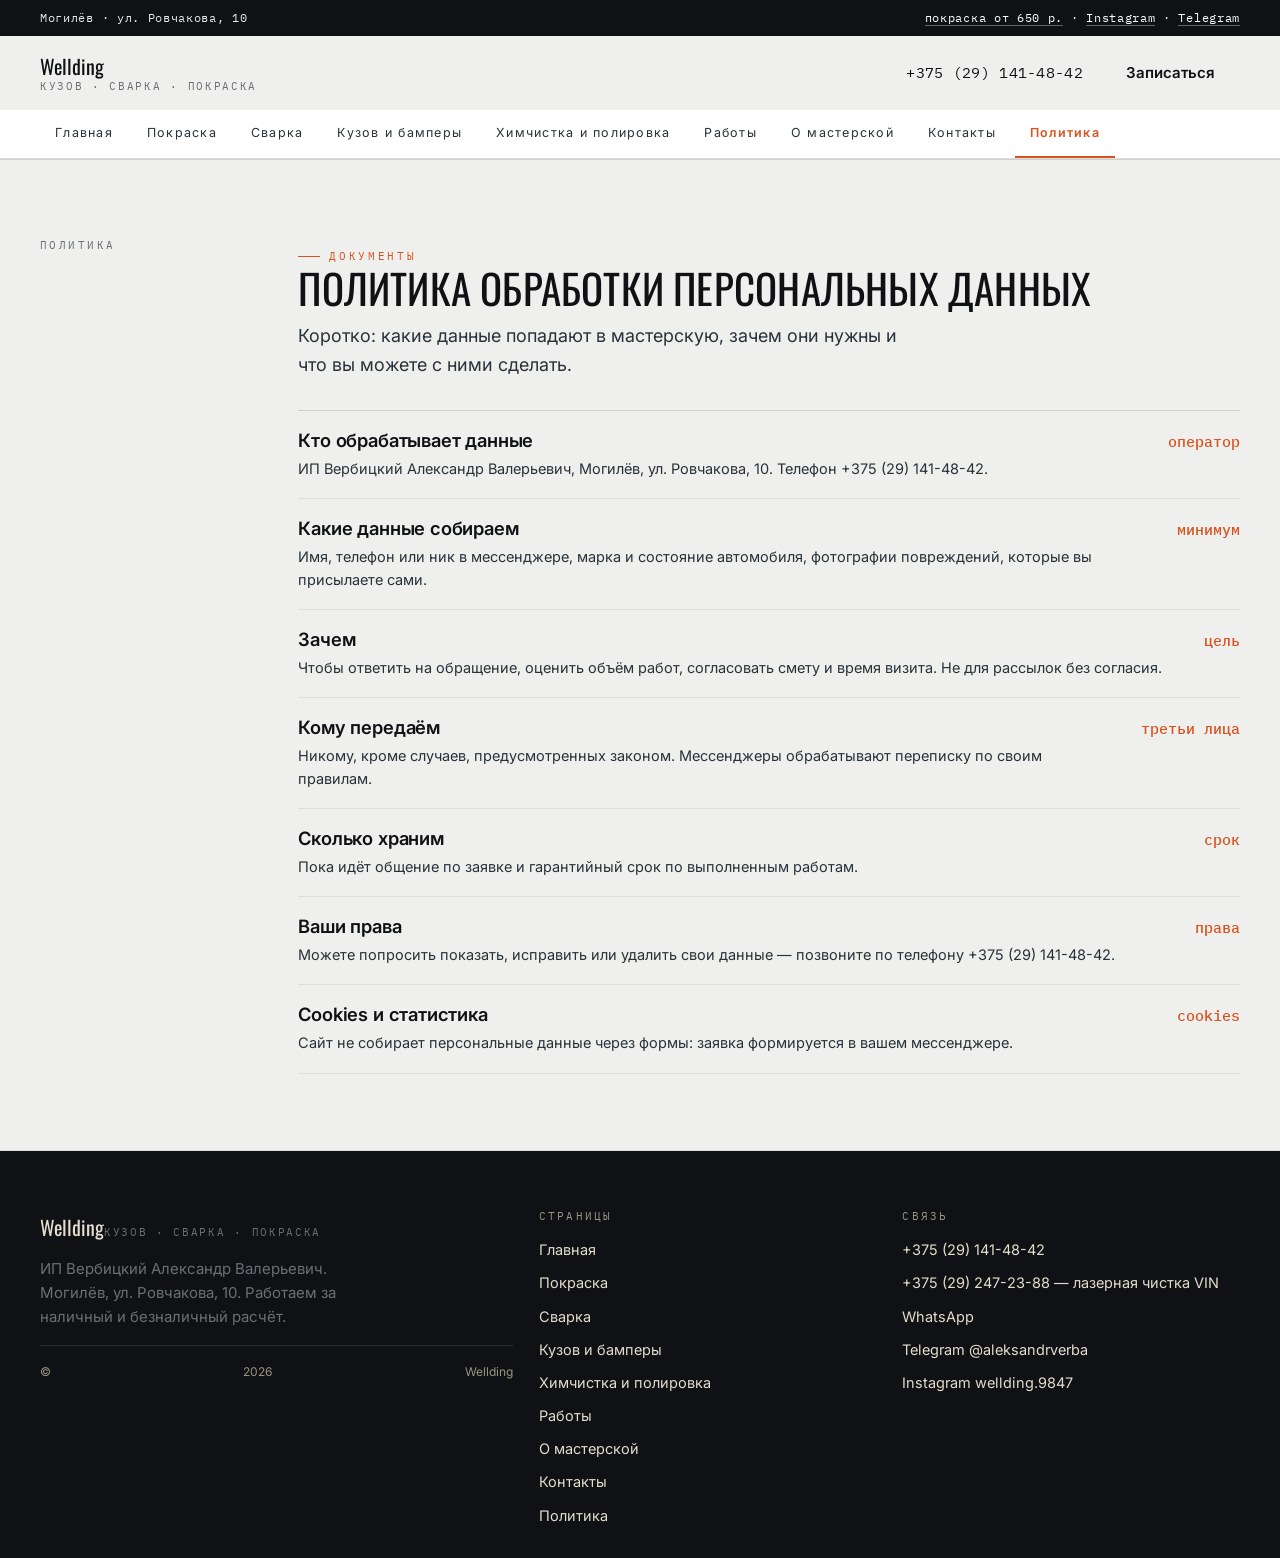
<file: politika.html>
<!doctype html><html lang="ru"><head>
<meta charset="utf-8"><meta name="viewport" content="width=device-width,initial-scale=1">
<title>Политика обработки персональных данных — Wellding</title><meta name="description" content="Как мастерская Wellding в Могилёве обрабатывает персональные данные.">
<meta property="og:title" content="Политика обработки персональных данных — Wellding"><meta property="og:description" content="Как мастерская Wellding в Могилёве обрабатывает персональные данные."><meta property="og:type" content="website">
<link rel="icon" href="assets/img/favicon.svg" type="image/svg+xml">
<link rel="preconnect" href="https://fonts.googleapis.com"><link rel="preconnect" href="https://fonts.gstatic.com" crossorigin>
<link href="https://fonts.googleapis.com/css2?family=Oswald:wght@400;500;600;700&family=Inter:wght@400;500;600;700&family=IBM+Plex+Mono:wght@400;500&display=swap" rel="stylesheet">
<style>
:root{--paper:#EFF0EE;--ink:#0F1114;--acc:#D9531E;--steel:#2A3138;--muted:#6B6F73;--line:rgba(15,17,20,.14)}
*{box-sizing:border-box}
html{overflow-x:clip;font-size:18px}
body{margin:0;background:var(--paper);color:var(--ink);font-family:Inter,system-ui,sans-serif;line-height:1.6;overflow-x:clip}
img{display:block;max-width:100%}
h1,h2{font-family:Oswald,Impact,sans-serif;font-weight:600;line-height:1.05;margin:0;text-transform:uppercase;letter-spacing:.01em}
.wrap{width:min(1240px,100% - 40px);margin:0 auto}
.hdr{position:sticky;top:0;background:rgba(239,240,238,.95)}
.strip{overflow-x:auto}
.burger{display:flex}
[hidden]{display:none!important}
</style>
<link rel="stylesheet" href="assets/css/site.v1.css">
</head><body>
<div class="topbar"><div class="wrap topbar__in">
<span>Могилёв · ул. Ровчакова, 10</span>
<span><a href="pokraska.html">покраска от 650 р.</a> · <a href="https://www.instagram.com/wellding.9847/" target="_blank" rel="noopener">Instagram</a> · <a href="https://t.me/aleksandrverba" target="_blank" rel="noopener">Telegram</a></span>
</div></div>
<header class="hdr"><div class="wrap hdr__in">
<a class="logo" href="index.html"><b>Wellding</b><span>кузов · сварка · покраска</span></a>
<div class="hdr__sp"></div>
<a class="hdr__tel" href="tel:+375291414842">+375 (29) 141-48-42</a>
<a class="btn btn--acc" href="kontakty.html">Записаться</a>
<button class="burger" id="burger" aria-label="Меню" aria-expanded="false" aria-controls="drawer"><span></span><span></span><span></span></button>
</div>
<div class="strip"><div class="wrap strip__in"><a href="index.html">Главная</a><a href="pokraska.html">Покраска</a><a href="svarka.html">Сварка</a><a href="kuzov.html">Кузов и бамперы</a><a href="uhod.html">Химчистка и полировка</a><a href="raboty.html">Работы</a><a href="o-masterskoy.html">О мастерской</a><a href="kontakty.html">Контакты</a><a href="politika.html" aria-current="page">Политика</a></div></div>
</header>
<main>
<section class="band"><div class="wrap"><div class="sect"><div class="sect__side"><span class="mono">Политика</span></div><div><div class="sect__head"><div><span class="kick">Документы</span><h1 style="font-size:clamp(1.7rem,3.2vw,2.4rem)">Политика обработки персональных данных</h1></div><p>Коротко: какие данные попадают в мастерскую, зачем они нужны и что вы можете с ними сделать.</p></div>
<div class="rows">
<div class="row"><div><h3>Кто обрабатывает данные</h3><p>ИП Вербицкий Александр Валерьевич, Могилёв, ул. Ровчакова, 10. Телефон +375 (29) 141-48-42.</p></div><span class="row__p">оператор</span></div>
<div class="row"><div><h3>Какие данные собираем</h3><p>Имя, телефон или ник в мессенджере, марка и состояние автомобиля, фотографии повреждений, которые вы присылаете сами.</p></div><span class="row__p">минимум</span></div>
<div class="row"><div><h3>Зачем</h3><p>Чтобы ответить на обращение, оценить объём работ, согласовать смету и время визита. Не для рассылок без согласия.</p></div><span class="row__p">цель</span></div>
<div class="row"><div><h3>Кому передаём</h3><p>Никому, кроме случаев, предусмотренных законом. Мессенджеры обрабатывают переписку по своим правилам.</p></div><span class="row__p">третьи лица</span></div>
<div class="row"><div><h3>Сколько храним</h3><p>Пока идёт общение по заявке и гарантийный срок по выполненным работам.</p></div><span class="row__p">срок</span></div>
<div class="row"><div><h3>Ваши права</h3><p>Можете попросить показать, исправить или удалить свои данные — позвоните по телефону +375 (29) 141-48-42.</p></div><span class="row__p">права</span></div>
<div class="row"><div><h3>Cookies и статистика</h3><p>Сайт не собирает персональные данные через формы: заявка формируется в вашем мессенджере.</p></div><span class="row__p">cookies</span></div>
</div>
</div></div></div></section>
</main>
<footer class="foot"><div class="wrap foot__grid">
<div>
<a class="logo" href="index.html"><b>Wellding</b><span>кузов · сварка · покраска</span></a>
<p style="margin-top:12px;color:var(--muted);font-size:15px;max-width:34ch">ИП Вербицкий Александр Валерьевич. Могилёв, ул. Ровчакова, 10. Работаем за наличный и безналичный расчёт.</p>
<div class="foot__bot" style="margin-top:16px">© <span id="yr">2026</span> Wellding</div>
</div>
<div><h4>Страницы</h4><a href="index.html">Главная</a><a href="pokraska.html">Покраска</a><a href="svarka.html">Сварка</a><a href="kuzov.html">Кузов и бамперы</a><a href="uhod.html">Химчистка и полировка</a><a href="raboty.html">Работы</a><a href="o-masterskoy.html">О мастерской</a><a href="kontakty.html">Контакты</a><a href="politika.html">Политика</a></div>
<div><h4>Связь</h4>
<a href="tel:+375291414842">+375 (29) 141-48-42</a>
<a href="tel:+375292472388">+375 (29) 247-23-88 — лазерная чистка VIN</a>
<a href="https://wa.me/375291414842" target="_blank" rel="noopener">WhatsApp</a>
<a href="https://t.me/aleksandrverba" target="_blank" rel="noopener">Telegram @aleksandrverba</a>
<a href="https://www.instagram.com/wellding.9847/" target="_blank" rel="noopener">Instagram wellding.9847</a>
</div>
</div></footer>
<nav class="fbar" aria-label="Быстрая связь">
<a href="tel:+375291414842"><svg viewBox="0 0 24 24"><path d="M5 4h4l2 5-2.5 1.5a12 12 0 0 0 5 5L15 13l5 2v4a2 2 0 0 1-2 2A16 16 0 0 1 3 6a2 2 0 0 1 2-2z"/></svg>Позвонить</a>
<a href="https://wa.me/375291414842"><svg viewBox="0 0 24 24"><path d="M12 3a9 9 0 0 0-7.8 13.5L3 21l4.6-1.2A9 9 0 1 0 12 3z"/></svg>WhatsApp</a>
<a href="viber://chat?number=%2B375291414842"><svg viewBox="0 0 24 24"><path d="M4 5h16v11H8l-4 4z"/></svg>Viber</a>
<a href="https://t.me/aleksandrverba"><svg viewBox="0 0 24 24"><path d="M21 4 3 11l6 2 2 6z"/></svg>Telegram</a>
</nav>
<div class="drawer" id="drawer" data-open="false" role="dialog" aria-modal="true" aria-label="Меню">
<div class="drawer__inner">
<div class="drawer__top"><span class="mono">Меню</span><button class="drawer__close" id="drawerClose" aria-label="Закрыть">×</button></div>
<a href="index.html">Главная</a><a href="pokraska.html">Покраска</a><a href="svarka.html">Сварка</a><a href="kuzov.html">Кузов и бамперы</a><a href="uhod.html">Химчистка и полировка</a><a href="raboty.html">Работы</a><a href="o-masterskoy.html">О мастерской</a><a href="kontakty.html">Контакты</a><a href="politika.html">Политика</a>
<a class="btn btn--acc" href="tel:+375291414842">+375 (29) 141-48-42</a>
</div></div>
<script src="assets/js/main.v1.js" defer></script>
</body></html>
</file>
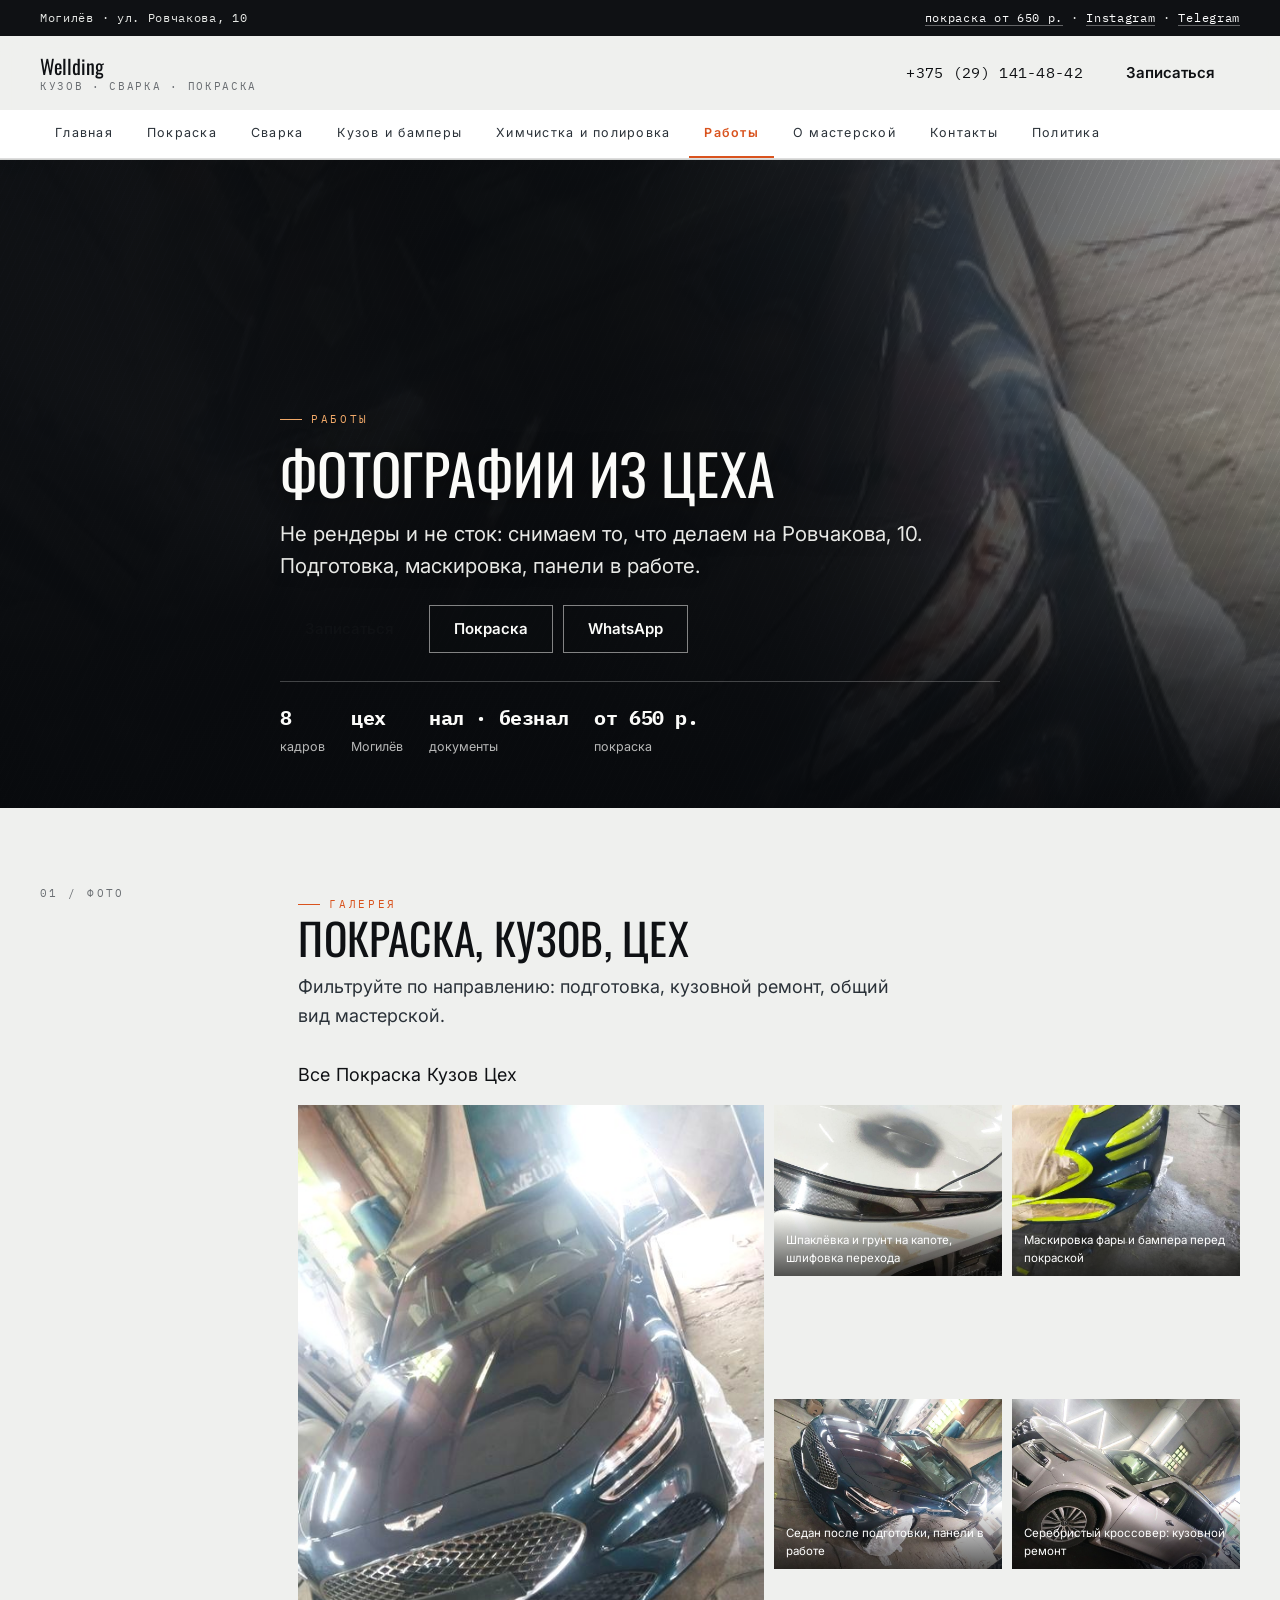
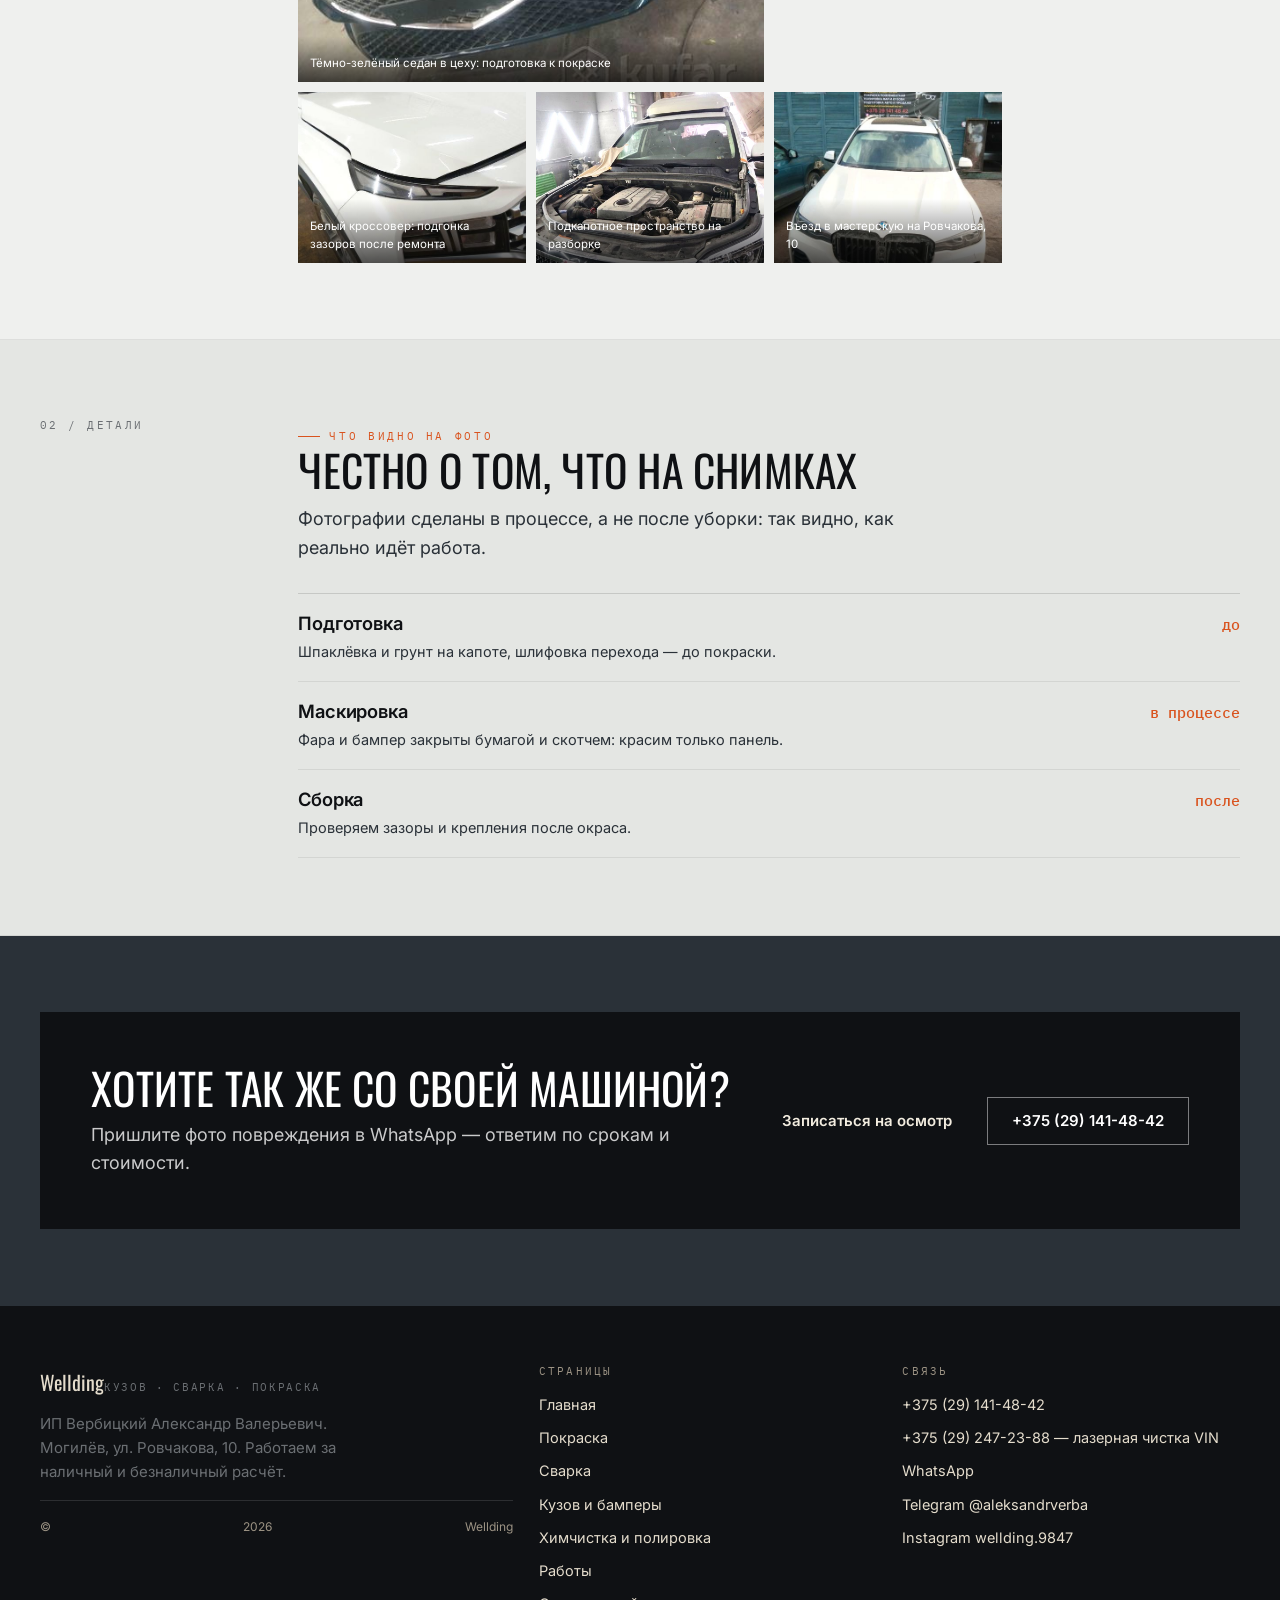
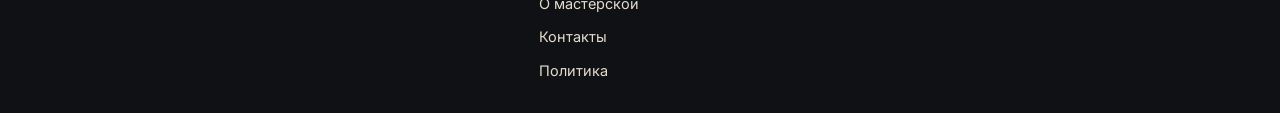
<file: raboty.html>
<!doctype html><html lang="ru"><head>
<meta charset="utf-8"><meta name="viewport" content="width=device-width,initial-scale=1">
<title>Работы мастерской Wellding — фото покраски и кузовного ремонта</title><meta name="description" content="Фотографии работ: покраска, подготовка, кузовной ремонт, цех в Могилёве на Ровчакова, 10.">
<meta property="og:title" content="Работы мастерской Wellding — фото покраски и кузовного ремонта"><meta property="og:description" content="Фотографии работ: покраска, подготовка, кузовной ремонт, цех в Могилёве на Ровчакова, 10."><meta property="og:type" content="website">
<link rel="icon" href="assets/img/favicon.svg" type="image/svg+xml">
<link rel="preconnect" href="https://fonts.googleapis.com"><link rel="preconnect" href="https://fonts.gstatic.com" crossorigin>
<link href="https://fonts.googleapis.com/css2?family=Oswald:wght@400;500;600;700&family=Inter:wght@400;500;600;700&family=IBM+Plex+Mono:wght@400;500&display=swap" rel="stylesheet">
<style>
:root{--paper:#EFF0EE;--ink:#0F1114;--acc:#D9531E;--steel:#2A3138;--muted:#6B6F73;--line:rgba(15,17,20,.14)}
*{box-sizing:border-box}
html{overflow-x:clip;font-size:18px}
body{margin:0;background:var(--paper);color:var(--ink);font-family:Inter,system-ui,sans-serif;line-height:1.6;overflow-x:clip}
img{display:block;max-width:100%}
h1,h2{font-family:Oswald,Impact,sans-serif;font-weight:600;line-height:1.05;margin:0;text-transform:uppercase;letter-spacing:.01em}
.wrap{width:min(1240px,100% - 40px);margin:0 auto}
.hdr{position:sticky;top:0;background:rgba(239,240,238,.95)}
.strip{overflow-x:auto}
.burger{display:flex}
[hidden]{display:none!important}
</style>
<link rel="stylesheet" href="assets/css/site.v1.css">
</head><body>
<div class="topbar"><div class="wrap topbar__in">
<span>Могилёв · ул. Ровчакова, 10</span>
<span><a href="pokraska.html">покраска от 650 р.</a> · <a href="https://www.instagram.com/wellding.9847/" target="_blank" rel="noopener">Instagram</a> · <a href="https://t.me/aleksandrverba" target="_blank" rel="noopener">Telegram</a></span>
</div></div>
<header class="hdr"><div class="wrap hdr__in">
<a class="logo" href="index.html"><b>Wellding</b><span>кузов · сварка · покраска</span></a>
<div class="hdr__sp"></div>
<a class="hdr__tel" href="tel:+375291414842">+375 (29) 141-48-42</a>
<a class="btn btn--acc" href="kontakty.html">Записаться</a>
<button class="burger" id="burger" aria-label="Меню" aria-expanded="false" aria-controls="drawer"><span></span><span></span><span></span></button>
</div>
<div class="strip"><div class="wrap strip__in"><a href="index.html">Главная</a><a href="pokraska.html">Покраска</a><a href="svarka.html">Сварка</a><a href="kuzov.html">Кузов и бамперы</a><a href="uhod.html">Химчистка и полировка</a><a href="raboty.html" aria-current="page">Работы</a><a href="o-masterskoy.html">О мастерской</a><a href="kontakty.html">Контакты</a><a href="politika.html">Политика</a></div></div>
</header>
<main>
<section class="hero"><div class="hero__bg"><img src="assets/img/genesis.jpg" alt="Тёмно-зелёный седан в мастерской"></div><div class="wrap hero__in"><span class="kick">Работы</span><h1>Фотографии из цеха</h1><p class="hero__lead">Не рендеры и не сток: снимаем то, что делаем на Ровчакова, 10. Подготовка, маскировка, панели в работе.</p><div class="hero__cta"><a class="btn btn--acc" href="kontakty.html">Записаться</a><a class="btn btn--ghost" href="pokraska.html">Покраска</a><a class="btn btn--ghost" href="https://wa.me/375291414842" target="_blank" rel="noopener">WhatsApp</a></div><div class="hero__figs"><div><b>8</b><span>кадров</span></div><div><b>цех</b><span>Могилёв</span></div><div><b>нал · безнал</b><span>документы</span></div><div><b>от 650 р.</b><span>покраска</span></div></div></div></section><section class="band "><div class="wrap"><div class="sect"><div class="sect__side"><span class="mono">01 / фото</span></div><div><div class="sect__head"><div><span class="kick">Галерея</span><h2>Покраска, кузов, цех</h2></div><p>Фильтруйте по направлению: подготовка, кузовной ремонт, общий вид мастерской.</p></div><div class="tabs"><a href="#" data-gal="all" aria-current="true">Все</a><a href="#" data-gal="paint" aria-current="false">Покраска</a><a href="#" data-gal="body" aria-current="false">Кузов</a><a href="#" data-gal="shop" aria-current="false">Цех</a></div><div class="gal"><figure data-g="paint"><img src="assets/img/genesis.jpg" alt="Тёмно-зелёный седан в цеху: подготовка к покраске" loading="lazy"><figcaption>Тёмно-зелёный седан в цеху: подготовка к покраске</figcaption></figure><figure data-g="paint"><img src="assets/img/filler.jpg" alt="Шпаклёвка и грунт на капоте, шлифовка перехода" loading="lazy"><figcaption>Шпаклёвка и грунт на капоте, шлифовка перехода</figcaption></figure><figure data-g="paint"><img src="assets/img/mask.jpg" alt="Маскировка фары и бампера перед покраской" loading="lazy"><figcaption>Маскировка фары и бампера перед покраской</figcaption></figure><figure data-g="paint"><img src="assets/img/genesis2.jpg" alt="Седан после подготовки, панели в работе" loading="lazy"><figcaption>Седан после подготовки, панели в работе</figcaption></figure><figure data-g="body"><img src="assets/img/suv.jpg" alt="Серебристый кроссовер: кузовной ремонт" loading="lazy"><figcaption>Серебристый кроссовер: кузовной ремонт</figcaption></figure><figure data-g="body"><img src="assets/img/suv2.jpg" alt="Белый кроссовер: подгонка зазоров после ремонта" loading="lazy"><figcaption>Белый кроссовер: подгонка зазоров после ремонта</figcaption></figure><figure data-g="shop"><img src="assets/img/engine.jpg" alt="Подкапотное пространство на разборке" loading="lazy"><figcaption>Подкапотное пространство на разборке</figcaption></figure><figure data-g="shop"><img src="assets/img/facade.jpg" alt="Въезд в мастерскую на Ровчакова, 10" loading="lazy"><figcaption>Въезд в мастерскую на Ровчакова, 10</figcaption></figure></div></div></div></div></section><section class="band band--alt"><div class="wrap"><div class="sect"><div class="sect__side"><span class="mono">02 / детали</span></div><div><div class="sect__head"><div><span class="kick">Что видно на фото</span><h2>Честно о том, что на снимках</h2></div><p>Фотографии сделаны в процессе, а не после уборки: так видно, как реально идёт работа.</p></div><div class="rows"><div class="row"><div><h3>Подготовка</h3><p>Шпаклёвка и грунт на капоте, шлифовка перехода — до покраски.</p></div><span class="row__p">до</span></div><div class="row"><div><h3>Маскировка</h3><p>Фара и бампер закрыты бумагой и скотчем: красим только панель.</p></div><span class="row__p">в процессе</span></div><div class="row"><div><h3>Сборка</h3><p>Проверяем зазоры и крепления после окраса.</p></div><span class="row__p">после</span></div></div></div></div></div></section><section class="band band--ink"><div class="wrap"><div class="cta"><div><h2 style="color:#fff">Хотите так же со своей машиной?</h2><p style="margin-top:10px;color:rgba(255,255,255,.78)">Пришлите фото повреждения в WhatsApp — ответим по срокам и стоимости.</p></div><div class="cta__act"><a class="btn btn--acc" href="tel:+375291414842">Записаться на осмотр</a><a class="btn btn--ghost" style="border-color:rgba(255,255,255,.45);color:#fff" href="https://wa.me/375291414842" target="_blank" rel="noopener">+375 (29) 141-48-42</a></div></div></div></section>
</main>
<footer class="foot"><div class="wrap foot__grid">
<div>
<a class="logo" href="index.html"><b>Wellding</b><span>кузов · сварка · покраска</span></a>
<p style="margin-top:12px;color:var(--muted);font-size:15px;max-width:34ch">ИП Вербицкий Александр Валерьевич. Могилёв, ул. Ровчакова, 10. Работаем за наличный и безналичный расчёт.</p>
<div class="foot__bot" style="margin-top:16px">© <span id="yr">2026</span> Wellding</div>
</div>
<div><h4>Страницы</h4><a href="index.html">Главная</a><a href="pokraska.html">Покраска</a><a href="svarka.html">Сварка</a><a href="kuzov.html">Кузов и бамперы</a><a href="uhod.html">Химчистка и полировка</a><a href="raboty.html">Работы</a><a href="o-masterskoy.html">О мастерской</a><a href="kontakty.html">Контакты</a><a href="politika.html">Политика</a></div>
<div><h4>Связь</h4>
<a href="tel:+375291414842">+375 (29) 141-48-42</a>
<a href="tel:+375292472388">+375 (29) 247-23-88 — лазерная чистка VIN</a>
<a href="https://wa.me/375291414842" target="_blank" rel="noopener">WhatsApp</a>
<a href="https://t.me/aleksandrverba" target="_blank" rel="noopener">Telegram @aleksandrverba</a>
<a href="https://www.instagram.com/wellding.9847/" target="_blank" rel="noopener">Instagram wellding.9847</a>
</div>
</div></footer>
<nav class="fbar" aria-label="Быстрая связь">
<a href="tel:+375291414842"><svg viewBox="0 0 24 24"><path d="M5 4h4l2 5-2.5 1.5a12 12 0 0 0 5 5L15 13l5 2v4a2 2 0 0 1-2 2A16 16 0 0 1 3 6a2 2 0 0 1 2-2z"/></svg>Позвонить</a>
<a href="https://wa.me/375291414842"><svg viewBox="0 0 24 24"><path d="M12 3a9 9 0 0 0-7.8 13.5L3 21l4.6-1.2A9 9 0 1 0 12 3z"/></svg>WhatsApp</a>
<a href="viber://chat?number=%2B375291414842"><svg viewBox="0 0 24 24"><path d="M4 5h16v11H8l-4 4z"/></svg>Viber</a>
<a href="https://t.me/aleksandrverba"><svg viewBox="0 0 24 24"><path d="M21 4 3 11l6 2 2 6z"/></svg>Telegram</a>
</nav>
<div class="drawer" id="drawer" data-open="false" role="dialog" aria-modal="true" aria-label="Меню">
<div class="drawer__inner">
<div class="drawer__top"><span class="mono">Меню</span><button class="drawer__close" id="drawerClose" aria-label="Закрыть">×</button></div>
<a href="index.html">Главная</a><a href="pokraska.html">Покраска</a><a href="svarka.html">Сварка</a><a href="kuzov.html">Кузов и бамперы</a><a href="uhod.html">Химчистка и полировка</a><a href="raboty.html">Работы</a><a href="o-masterskoy.html">О мастерской</a><a href="kontakty.html">Контакты</a><a href="politika.html">Политика</a>
<a class="btn btn--acc" href="tel:+375291414842">+375 (29) 141-48-42</a>
</div></div>
<script src="assets/js/main.v1.js" defer></script>
</body></html>
</file>
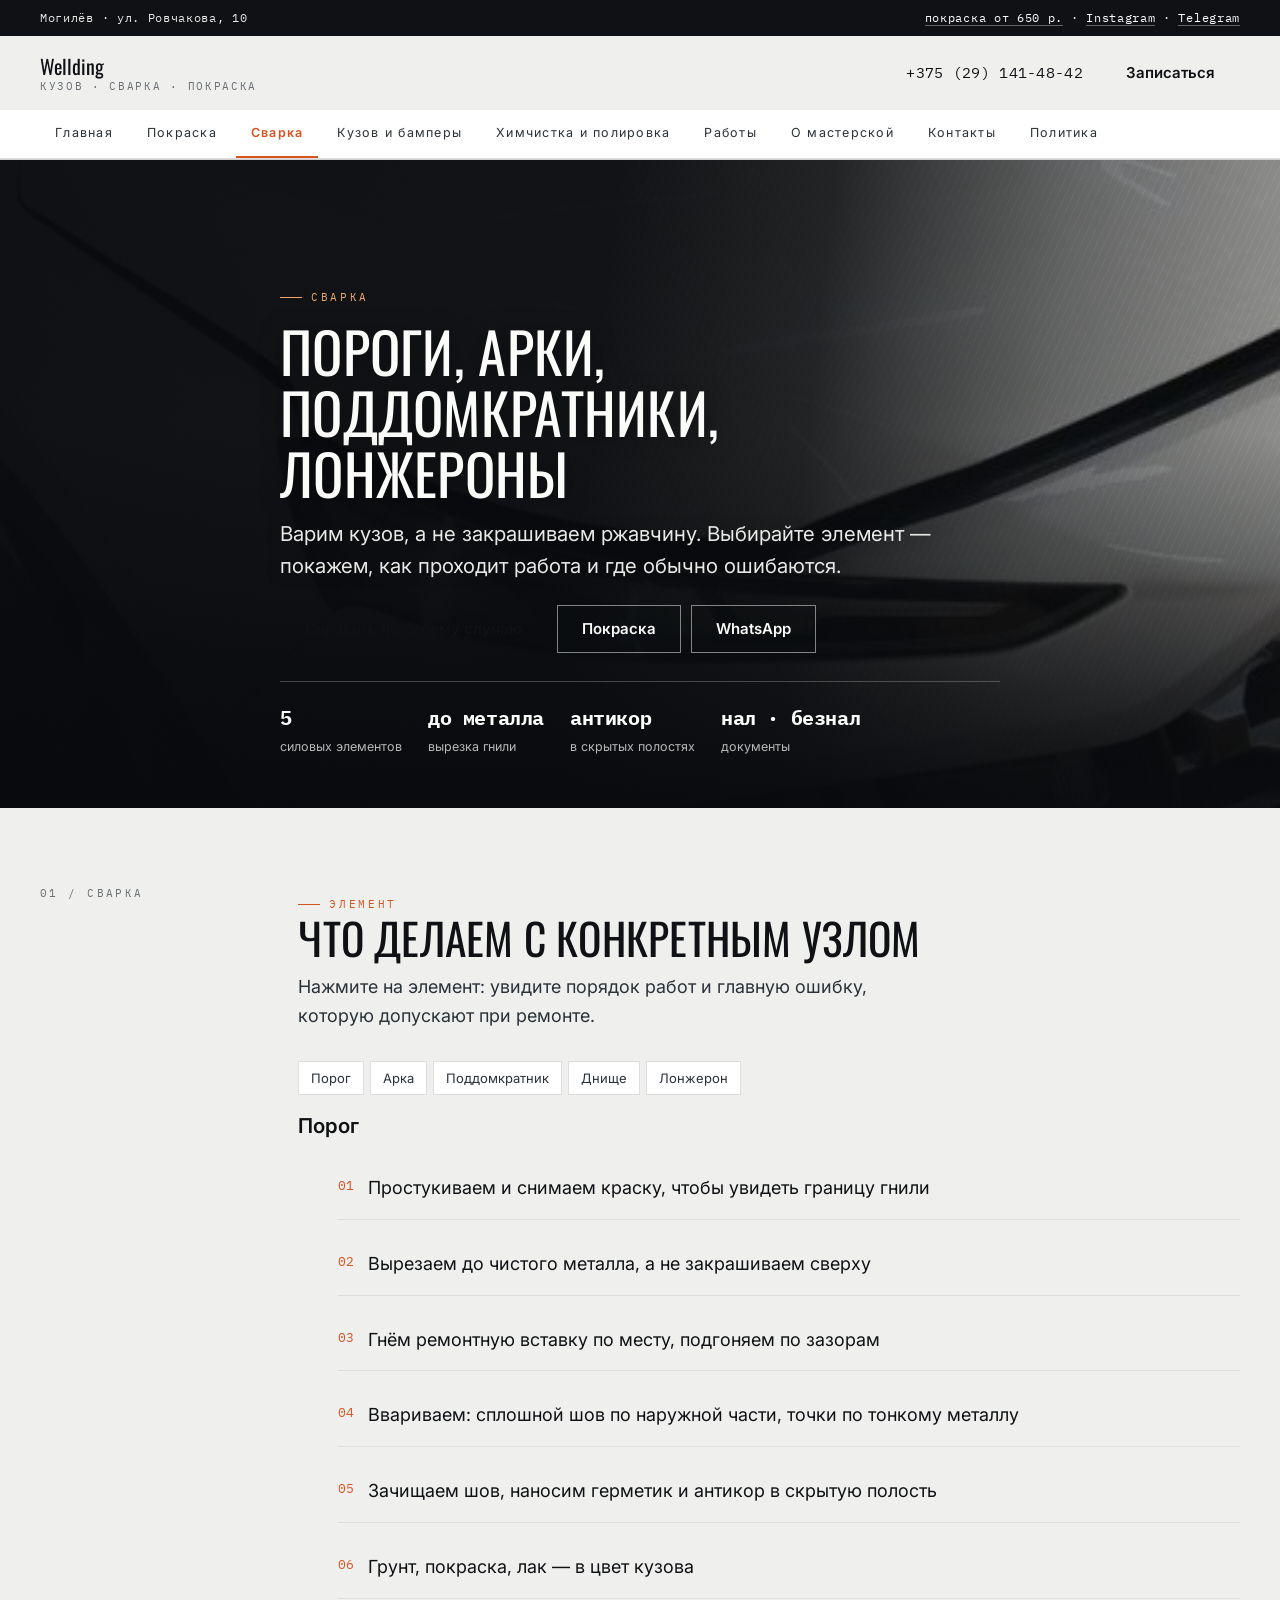
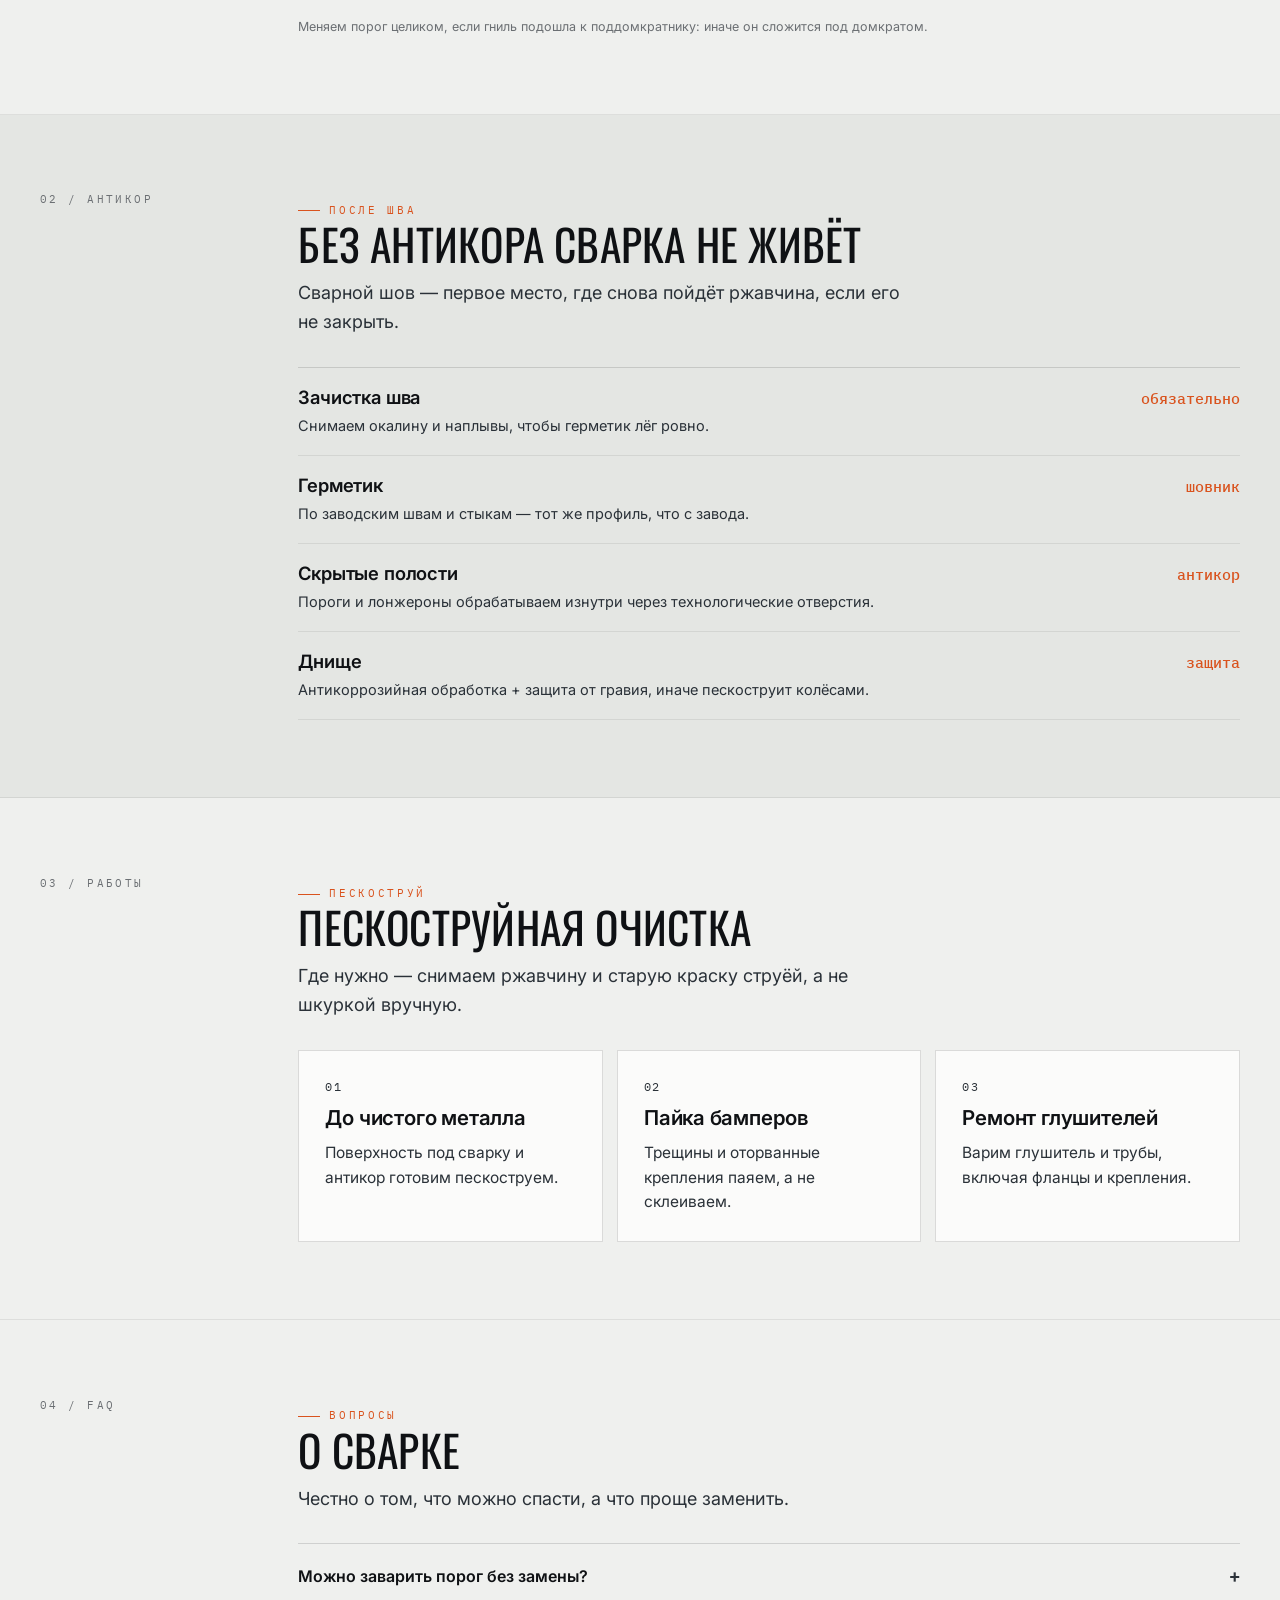
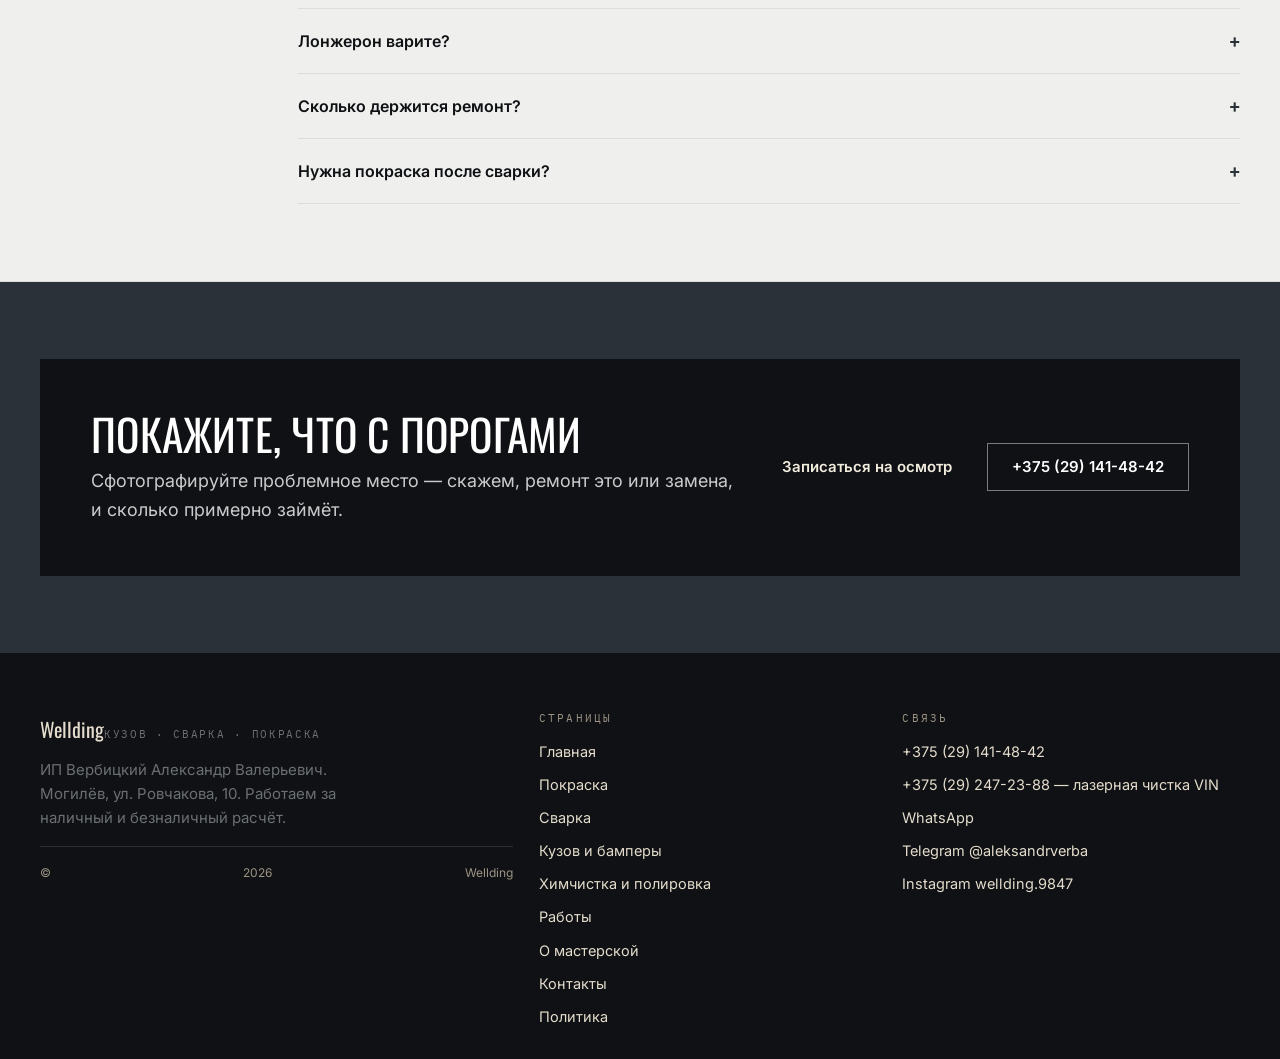
<file: svarka.html>
<!doctype html><html lang="ru"><head>
<meta charset="utf-8"><meta name="viewport" content="width=device-width,initial-scale=1">
<title>Сварка кузова в Могилёве: пороги, арки, днище, лонжероны | Wellding</title><meta name="description" content="Сварочные работы по кузову: пороги, арки, поддомкратники, днище, лонжероны. Антикор после сварки, пескоструй, пайка бамперов.">
<meta property="og:title" content="Сварка кузова в Могилёве: пороги, арки, днище, лонжероны | Wellding"><meta property="og:description" content="Сварочные работы по кузову: пороги, арки, поддомкратники, днище, лонжероны. Антикор после сварки, пескоструй, пайка бамперов."><meta property="og:type" content="website">
<link rel="icon" href="assets/img/favicon.svg" type="image/svg+xml">
<link rel="preconnect" href="https://fonts.googleapis.com"><link rel="preconnect" href="https://fonts.gstatic.com" crossorigin>
<link href="https://fonts.googleapis.com/css2?family=Oswald:wght@400;500;600;700&family=Inter:wght@400;500;600;700&family=IBM+Plex+Mono:wght@400;500&display=swap" rel="stylesheet">
<style>
:root{--paper:#EFF0EE;--ink:#0F1114;--acc:#D9531E;--steel:#2A3138;--muted:#6B6F73;--line:rgba(15,17,20,.14)}
*{box-sizing:border-box}
html{overflow-x:clip;font-size:18px}
body{margin:0;background:var(--paper);color:var(--ink);font-family:Inter,system-ui,sans-serif;line-height:1.6;overflow-x:clip}
img{display:block;max-width:100%}
h1,h2{font-family:Oswald,Impact,sans-serif;font-weight:600;line-height:1.05;margin:0;text-transform:uppercase;letter-spacing:.01em}
.wrap{width:min(1240px,100% - 40px);margin:0 auto}
.hdr{position:sticky;top:0;background:rgba(239,240,238,.95)}
.strip{overflow-x:auto}
.burger{display:flex}
[hidden]{display:none!important}
</style>
<link rel="stylesheet" href="assets/css/site.v1.css">
</head><body>
<div class="topbar"><div class="wrap topbar__in">
<span>Могилёв · ул. Ровчакова, 10</span>
<span><a href="pokraska.html">покраска от 650 р.</a> · <a href="https://www.instagram.com/wellding.9847/" target="_blank" rel="noopener">Instagram</a> · <a href="https://t.me/aleksandrverba" target="_blank" rel="noopener">Telegram</a></span>
</div></div>
<header class="hdr"><div class="wrap hdr__in">
<a class="logo" href="index.html"><b>Wellding</b><span>кузов · сварка · покраска</span></a>
<div class="hdr__sp"></div>
<a class="hdr__tel" href="tel:+375291414842">+375 (29) 141-48-42</a>
<a class="btn btn--acc" href="kontakty.html">Записаться</a>
<button class="burger" id="burger" aria-label="Меню" aria-expanded="false" aria-controls="drawer"><span></span><span></span><span></span></button>
</div>
<div class="strip"><div class="wrap strip__in"><a href="index.html">Главная</a><a href="pokraska.html">Покраска</a><a href="svarka.html" aria-current="page">Сварка</a><a href="kuzov.html">Кузов и бамперы</a><a href="uhod.html">Химчистка и полировка</a><a href="raboty.html">Работы</a><a href="o-masterskoy.html">О мастерской</a><a href="kontakty.html">Контакты</a><a href="politika.html">Политика</a></div></div>
</header>
<main>
<section class="hero"><div class="hero__bg"><img src="assets/img/suv2.jpg" alt="Кузовной ремонт и сварка в мастерской"></div><div class="wrap hero__in"><span class="kick">Сварка</span><h1>Пороги, арки, поддомкратники, лонжероны</h1><p class="hero__lead">Варим кузов, а не закрашиваем ржавчину. Выбирайте элемент — покажем, как проходит работа и где обычно ошибаются.</p><div class="hero__cta"><a class="btn btn--acc" href="kontakty.html">Спросить по своему случаю</a><a class="btn btn--ghost" href="pokraska.html">Покраска</a><a class="btn btn--ghost" href="https://wa.me/375291414842" target="_blank" rel="noopener">WhatsApp</a></div><div class="hero__figs"><div><b>5</b><span>силовых элементов</span></div><div><b>до металла</b><span>вырезка гнили</span></div><div><b>антикор</b><span>в скрытых полостях</span></div><div><b>нал · безнал</b><span>документы</span></div></div></div></section><section class="band "><div class="wrap"><div class="sect"><div class="sect__side"><span class="mono">01 / сварка</span></div><div><div class="sect__head"><div><span class="kick">Элемент</span><h2>Что делаем с конкретным узлом</h2></div><p>Нажмите на элемент: увидите порядок работ и главную ошибку, которую допускают при ремонте.</p></div><div class="tabs" style="margin-bottom:18px"><a href="#" class="pill" data-weld="porog" aria-current="true">Порог</a><a href="#" class="pill" data-weld="arka" aria-current="false">Арка</a><a href="#" class="pill" data-weld="domkrat" aria-current="false">Поддомкратник</a><a href="#" class="pill" data-weld="dnishche" aria-current="false">Днище</a><a href="#" class="pill" data-weld="lonzheron" aria-current="false">Лонжерон</a></div><div id="wOut"></div></div></div></div></section><section class="band band--alt"><div class="wrap"><div class="sect"><div class="sect__side"><span class="mono">02 / антикор</span></div><div><div class="sect__head"><div><span class="kick">После шва</span><h2>Без антикора сварка не живёт</h2></div><p>Сварной шов — первое место, где снова пойдёт ржавчина, если его не закрыть.</p></div><div class="rows"><div class="row"><div><h3>Зачистка шва</h3><p>Снимаем окалину и наплывы, чтобы герметик лёг ровно.</p></div><span class="row__p">обязательно</span></div><div class="row"><div><h3>Герметик</h3><p>По заводским швам и стыкам — тот же профиль, что с завода.</p></div><span class="row__p">шовник</span></div><div class="row"><div><h3>Скрытые полости</h3><p>Пороги и лонжероны обрабатываем изнутри через технологические отверстия.</p></div><span class="row__p">антикор</span></div><div class="row"><div><h3>Днище</h3><p>Антикоррозийная обработка + защита от гравия, иначе пескоструит колёсами.</p></div><span class="row__p">защита</span></div></div></div></div></div></section><section class="band "><div class="wrap"><div class="sect"><div class="sect__side"><span class="mono">03 / работы</span></div><div><div class="sect__head"><div><span class="kick">Пескоструй</span><h2>Пескоструйная очистка</h2></div><p>Где нужно — снимаем ржавчину и старую краску струёй, а не шкуркой вручную.</p></div><div class="cards"><div class="card"><span class="card__n">01</span><h3>До чистого металла</h3><p>Поверхность под сварку и антикор готовим пескоструем.</p></div><div class="card"><span class="card__n">02</span><h3>Пайка бамперов</h3><p>Трещины и оторванные крепления паяем, а не склеиваем.</p></div><div class="card"><span class="card__n">03</span><h3>Ремонт глушителей</h3><p>Варим глушитель и трубы, включая фланцы и крепления.</p></div></div></div></div></div></section><section class="band "><div class="wrap"><div class="sect"><div class="sect__side"><span class="mono">04 / faq</span></div><div><div class="sect__head"><div><span class="kick">Вопросы</span><h2>О сварке</h2></div><p>Честно о том, что можно спасти, а что проще заменить.</p></div><div class="faq"><div class="faq__i" data-open="false"><button class="faq__q" aria-expanded="false">Можно заварить порог без замены?</button><div class="faq__a">Если металл вокруг крепкий и гниль не ушла к поддомкратнику — да, ставим ремонтную вставку. Иначе меняем порог целиком.</div></div><div class="faq__i" data-open="false"><button class="faq__q" aria-expanded="false">Лонжерон варите?</button><div class="faq__a">Да, с усилением и проверкой геометрии по контрольным точкам. Без этой проверки кузов уводит.</div></div><div class="faq__i" data-open="false"><button class="faq__q" aria-expanded="false">Сколько держится ремонт?</button><div class="faq__a">При правильной зачистке, герметике и антикоре скрытых полостей — годами. Без антикора ржавчина возвращается за сезон.</div></div><div class="faq__i" data-open="false"><button class="faq__q" aria-expanded="false">Нужна покраска после сварки?</button><div class="faq__a">Почти всегда да: шов и ремонтная вставка грунтуются и красятся в цвет кузова.</div></div></div></div></div></div></section><section class="band band--ink"><div class="wrap"><div class="cta"><div><h2 style="color:#fff">Покажите, что с порогами</h2><p style="margin-top:10px;color:rgba(255,255,255,.78)">Сфотографируйте проблемное место — скажем, ремонт это или замена, и сколько примерно займёт.</p></div><div class="cta__act"><a class="btn btn--acc" href="tel:+375291414842">Записаться на осмотр</a><a class="btn btn--ghost" style="border-color:rgba(255,255,255,.45);color:#fff" href="https://wa.me/375291414842" target="_blank" rel="noopener">+375 (29) 141-48-42</a></div></div></div></section>
</main>
<footer class="foot"><div class="wrap foot__grid">
<div>
<a class="logo" href="index.html"><b>Wellding</b><span>кузов · сварка · покраска</span></a>
<p style="margin-top:12px;color:var(--muted);font-size:15px;max-width:34ch">ИП Вербицкий Александр Валерьевич. Могилёв, ул. Ровчакова, 10. Работаем за наличный и безналичный расчёт.</p>
<div class="foot__bot" style="margin-top:16px">© <span id="yr">2026</span> Wellding</div>
</div>
<div><h4>Страницы</h4><a href="index.html">Главная</a><a href="pokraska.html">Покраска</a><a href="svarka.html">Сварка</a><a href="kuzov.html">Кузов и бамперы</a><a href="uhod.html">Химчистка и полировка</a><a href="raboty.html">Работы</a><a href="o-masterskoy.html">О мастерской</a><a href="kontakty.html">Контакты</a><a href="politika.html">Политика</a></div>
<div><h4>Связь</h4>
<a href="tel:+375291414842">+375 (29) 141-48-42</a>
<a href="tel:+375292472388">+375 (29) 247-23-88 — лазерная чистка VIN</a>
<a href="https://wa.me/375291414842" target="_blank" rel="noopener">WhatsApp</a>
<a href="https://t.me/aleksandrverba" target="_blank" rel="noopener">Telegram @aleksandrverba</a>
<a href="https://www.instagram.com/wellding.9847/" target="_blank" rel="noopener">Instagram wellding.9847</a>
</div>
</div></footer>
<nav class="fbar" aria-label="Быстрая связь">
<a href="tel:+375291414842"><svg viewBox="0 0 24 24"><path d="M5 4h4l2 5-2.5 1.5a12 12 0 0 0 5 5L15 13l5 2v4a2 2 0 0 1-2 2A16 16 0 0 1 3 6a2 2 0 0 1 2-2z"/></svg>Позвонить</a>
<a href="https://wa.me/375291414842"><svg viewBox="0 0 24 24"><path d="M12 3a9 9 0 0 0-7.8 13.5L3 21l4.6-1.2A9 9 0 1 0 12 3z"/></svg>WhatsApp</a>
<a href="viber://chat?number=%2B375291414842"><svg viewBox="0 0 24 24"><path d="M4 5h16v11H8l-4 4z"/></svg>Viber</a>
<a href="https://t.me/aleksandrverba"><svg viewBox="0 0 24 24"><path d="M21 4 3 11l6 2 2 6z"/></svg>Telegram</a>
</nav>
<div class="drawer" id="drawer" data-open="false" role="dialog" aria-modal="true" aria-label="Меню">
<div class="drawer__inner">
<div class="drawer__top"><span class="mono">Меню</span><button class="drawer__close" id="drawerClose" aria-label="Закрыть">×</button></div>
<a href="index.html">Главная</a><a href="pokraska.html">Покраска</a><a href="svarka.html">Сварка</a><a href="kuzov.html">Кузов и бамперы</a><a href="uhod.html">Химчистка и полировка</a><a href="raboty.html">Работы</a><a href="o-masterskoy.html">О мастерской</a><a href="kontakty.html">Контакты</a><a href="politika.html">Политика</a>
<a class="btn btn--acc" href="tel:+375291414842">+375 (29) 141-48-42</a>
</div></div>
<script src="assets/js/main.v1.js" defer></script>
</body></html>
</file>
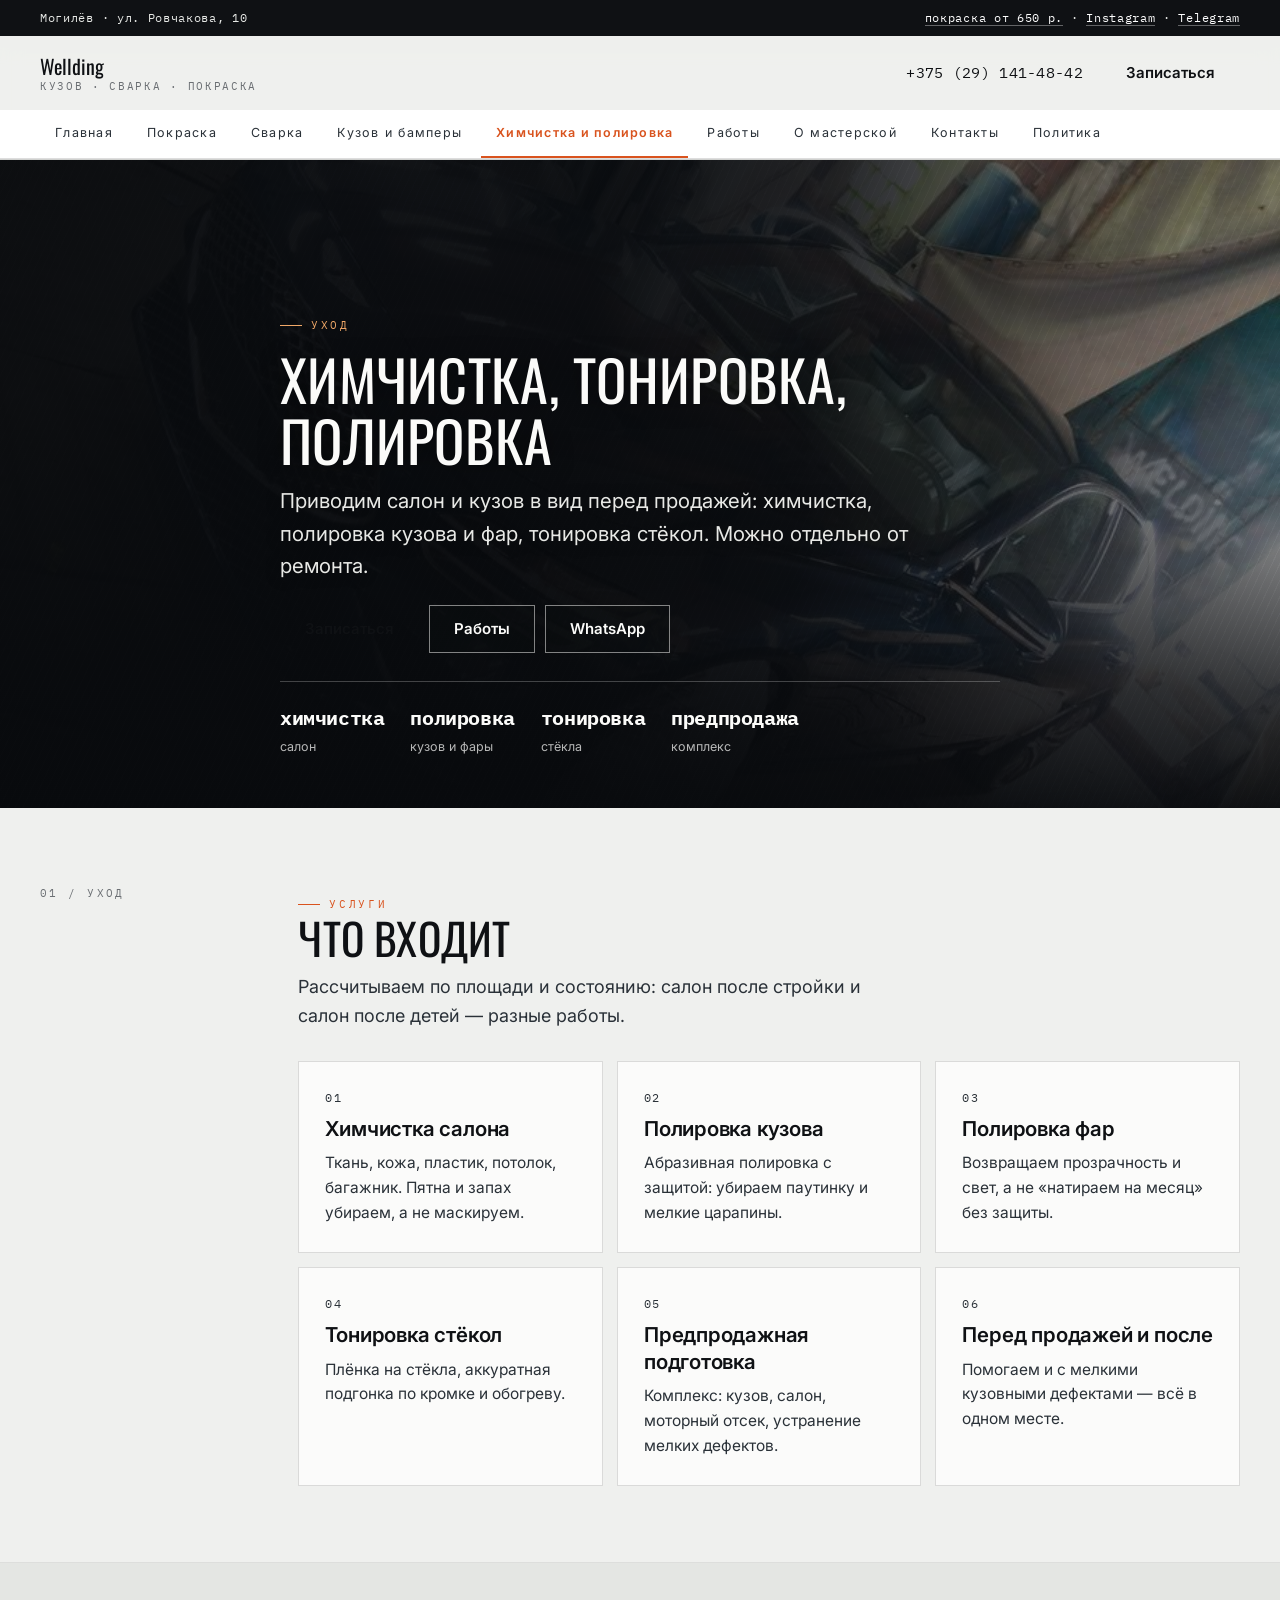
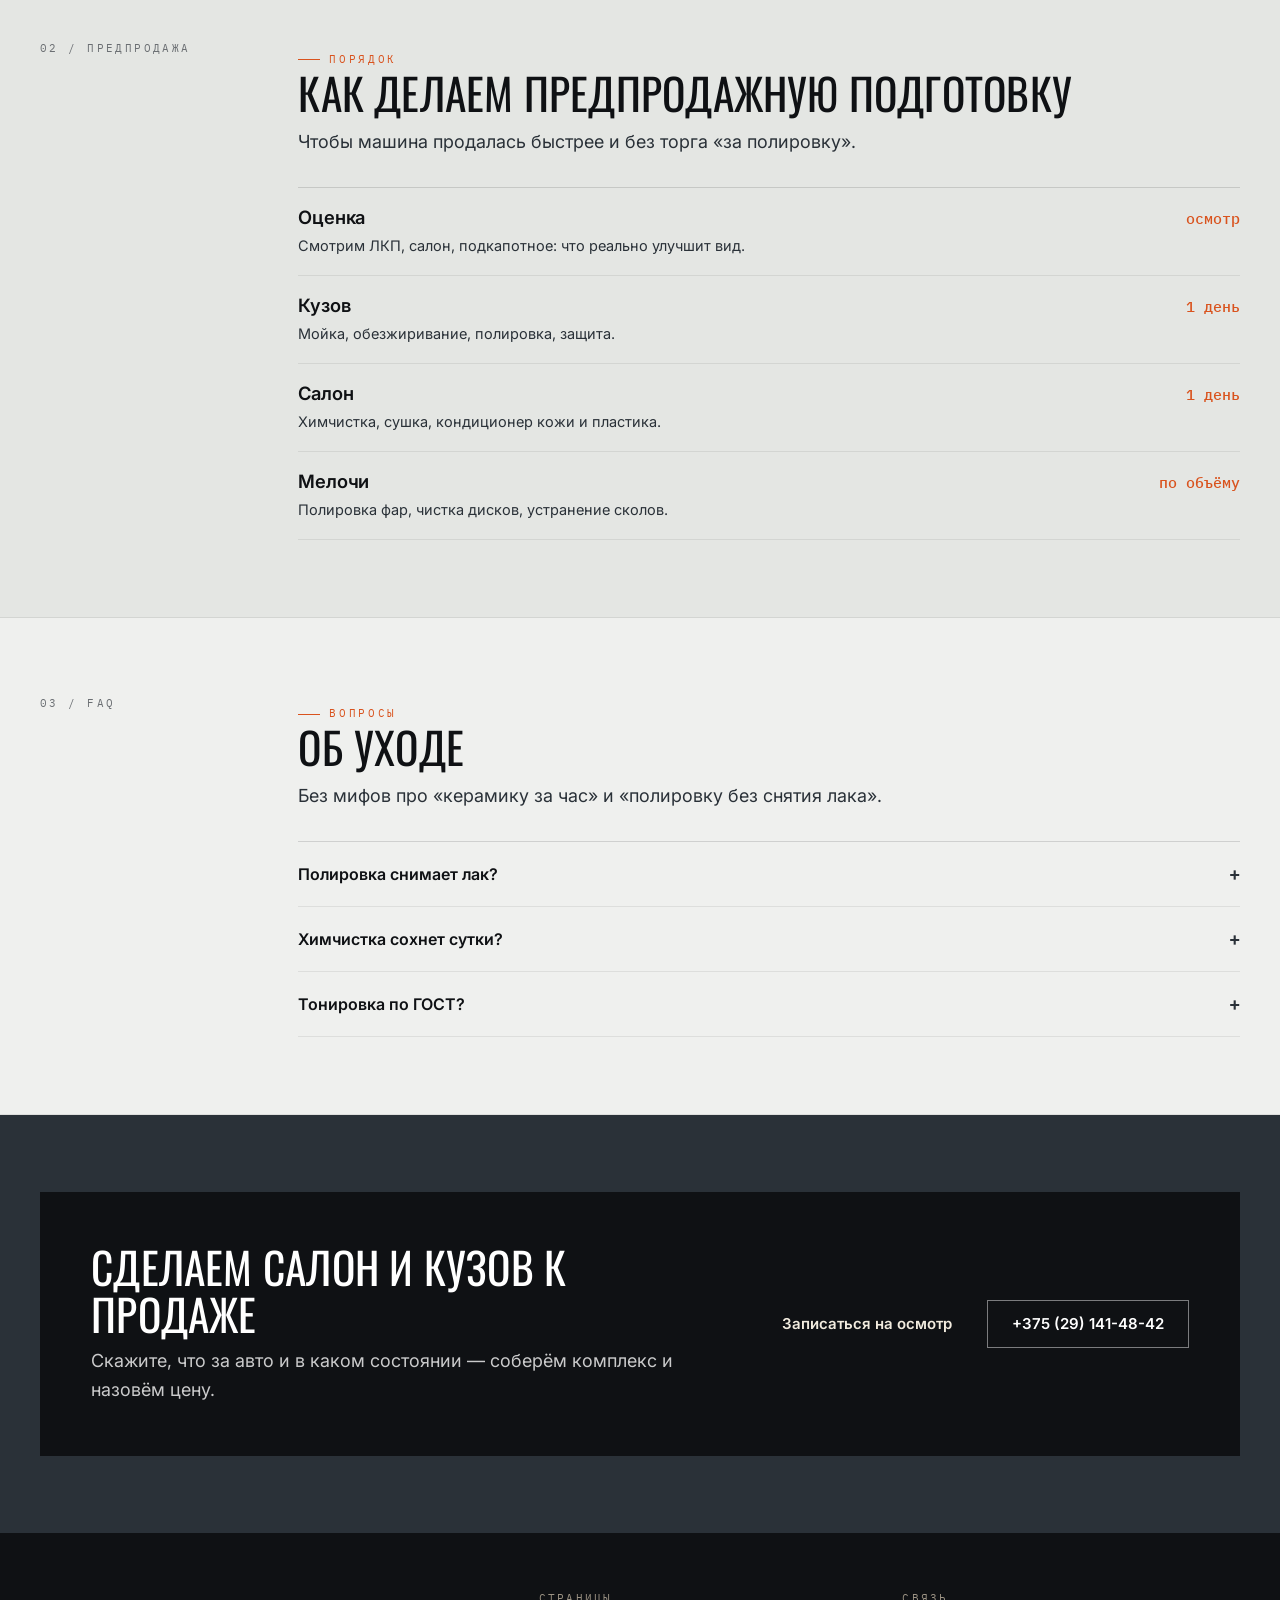
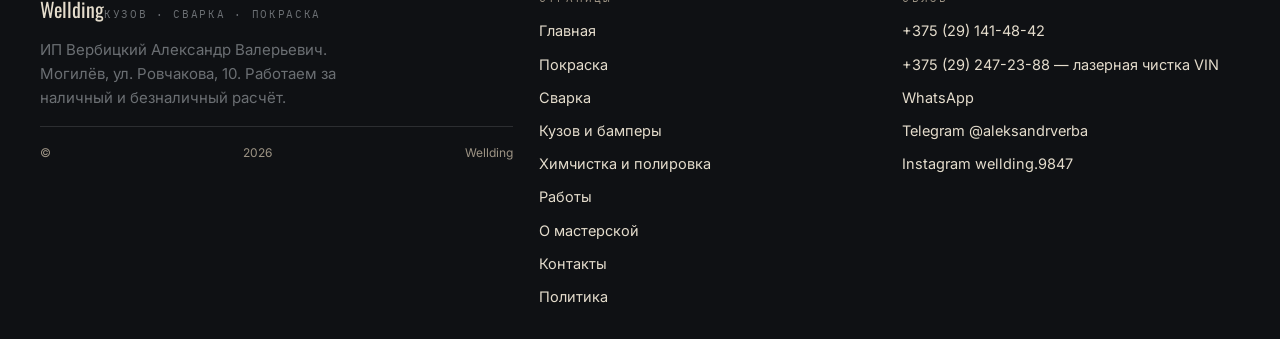
<file: uhod.html>
<!doctype html><html lang="ru"><head>
<meta charset="utf-8"><meta name="viewport" content="width=device-width,initial-scale=1">
<title>Химчистка, тонировка и полировка в Могилёве | Wellding</title><meta name="description" content="Химчистка салона, полировка кузова и фар, тонировка стёкол, предпродажная подготовка авто. Могилёв, Ровчакова 10.">
<meta property="og:title" content="Химчистка, тонировка и полировка в Могилёве | Wellding"><meta property="og:description" content="Химчистка салона, полировка кузова и фар, тонировка стёкол, предпродажная подготовка авто. Могилёв, Ровчакова 10."><meta property="og:type" content="website">
<link rel="icon" href="assets/img/favicon.svg" type="image/svg+xml">
<link rel="preconnect" href="https://fonts.googleapis.com"><link rel="preconnect" href="https://fonts.gstatic.com" crossorigin>
<link href="https://fonts.googleapis.com/css2?family=Oswald:wght@400;500;600;700&family=Inter:wght@400;500;600;700&family=IBM+Plex+Mono:wght@400;500&display=swap" rel="stylesheet">
<style>
:root{--paper:#EFF0EE;--ink:#0F1114;--acc:#D9531E;--steel:#2A3138;--muted:#6B6F73;--line:rgba(15,17,20,.14)}
*{box-sizing:border-box}
html{overflow-x:clip;font-size:18px}
body{margin:0;background:var(--paper);color:var(--ink);font-family:Inter,system-ui,sans-serif;line-height:1.6;overflow-x:clip}
img{display:block;max-width:100%}
h1,h2{font-family:Oswald,Impact,sans-serif;font-weight:600;line-height:1.05;margin:0;text-transform:uppercase;letter-spacing:.01em}
.wrap{width:min(1240px,100% - 40px);margin:0 auto}
.hdr{position:sticky;top:0;background:rgba(239,240,238,.95)}
.strip{overflow-x:auto}
.burger{display:flex}
[hidden]{display:none!important}
</style>
<link rel="stylesheet" href="assets/css/site.v1.css">
</head><body>
<div class="topbar"><div class="wrap topbar__in">
<span>Могилёв · ул. Ровчакова, 10</span>
<span><a href="pokraska.html">покраска от 650 р.</a> · <a href="https://www.instagram.com/wellding.9847/" target="_blank" rel="noopener">Instagram</a> · <a href="https://t.me/aleksandrverba" target="_blank" rel="noopener">Telegram</a></span>
</div></div>
<header class="hdr"><div class="wrap hdr__in">
<a class="logo" href="index.html"><b>Wellding</b><span>кузов · сварка · покраска</span></a>
<div class="hdr__sp"></div>
<a class="hdr__tel" href="tel:+375291414842">+375 (29) 141-48-42</a>
<a class="btn btn--acc" href="kontakty.html">Записаться</a>
<button class="burger" id="burger" aria-label="Меню" aria-expanded="false" aria-controls="drawer"><span></span><span></span><span></span></button>
</div>
<div class="strip"><div class="wrap strip__in"><a href="index.html">Главная</a><a href="pokraska.html">Покраска</a><a href="svarka.html">Сварка</a><a href="kuzov.html">Кузов и бамперы</a><a href="uhod.html" aria-current="page">Химчистка и полировка</a><a href="raboty.html">Работы</a><a href="o-masterskoy.html">О мастерской</a><a href="kontakty.html">Контакты</a><a href="politika.html">Политика</a></div></div>
</header>
<main>
<section class="hero"><div class="hero__bg"><img src="assets/img/genesis2.jpg" alt="Автомобиль после химчистки и полировки"></div><div class="wrap hero__in"><span class="kick">Уход</span><h1>Химчистка, тонировка, полировка</h1><p class="hero__lead">Приводим салон и кузов в вид перед продажей: химчистка, полировка кузова и фар, тонировка стёкол. Можно отдельно от ремонта.</p><div class="hero__cta"><a class="btn btn--acc" href="kontakty.html">Записаться</a><a class="btn btn--ghost" href="raboty.html">Работы</a><a class="btn btn--ghost" href="https://wa.me/375291414842" target="_blank" rel="noopener">WhatsApp</a></div><div class="hero__figs"><div><b>химчистка</b><span>салон</span></div><div><b>полировка</b><span>кузов и фары</span></div><div><b>тонировка</b><span>стёкла</span></div><div><b>предпродажа</b><span>комплекс</span></div></div></div></section><section class="band "><div class="wrap"><div class="sect"><div class="sect__side"><span class="mono">01 / уход</span></div><div><div class="sect__head"><div><span class="kick">Услуги</span><h2>Что входит</h2></div><p>Рассчитываем по площади и состоянию: салон после стройки и салон после детей — разные работы.</p></div><div class="cards"><div class="card"><span class="card__n">01</span><h3>Химчистка салона</h3><p>Ткань, кожа, пластик, потолок, багажник. Пятна и запах убираем, а не маскируем.</p></div><div class="card"><span class="card__n">02</span><h3>Полировка кузова</h3><p>Абразивная полировка с защитой: убираем паутинку и мелкие царапины.</p></div><div class="card"><span class="card__n">03</span><h3>Полировка фар</h3><p>Возвращаем прозрачность и свет, а не «натираем на месяц» без защиты.</p></div><div class="card"><span class="card__n">04</span><h3>Тонировка стёкол</h3><p>Плёнка на стёкла, аккуратная подгонка по кромке и обогреву.</p></div><div class="card"><span class="card__n">05</span><h3>Предпродажная подготовка</h3><p>Комплекс: кузов, салон, моторный отсек, устранение мелких дефектов.</p></div><div class="card"><span class="card__n">06</span><h3>Перед продажей и после</h3><p>Помогаем и с мелкими кузовными дефектами — всё в одном месте.</p></div></div></div></div></div></section><section class="band band--alt"><div class="wrap"><div class="sect"><div class="sect__side"><span class="mono">02 / предпродажа</span></div><div><div class="sect__head"><div><span class="kick">Порядок</span><h2>Как делаем предпродажную подготовку</h2></div><p>Чтобы машина продалась быстрее и без торга «за полировку».</p></div><div class="rows"><div class="row"><div><h3>Оценка</h3><p>Смотрим ЛКП, салон, подкапотное: что реально улучшит вид.</p></div><span class="row__p">осмотр</span></div><div class="row"><div><h3>Кузов</h3><p>Мойка, обезжиривание, полировка, защита.</p></div><span class="row__p">1 день</span></div><div class="row"><div><h3>Салон</h3><p>Химчистка, сушка, кондиционер кожи и пластика.</p></div><span class="row__p">1 день</span></div><div class="row"><div><h3>Мелочи</h3><p>Полировка фар, чистка дисков, устранение сколов.</p></div><span class="row__p">по объёму</span></div></div></div></div></div></section><section class="band "><div class="wrap"><div class="sect"><div class="sect__side"><span class="mono">03 / faq</span></div><div><div class="sect__head"><div><span class="kick">Вопросы</span><h2>Об уходе</h2></div><p>Без мифов про «керамику за час» и «полировку без снятия лака».</p></div><div class="faq"><div class="faq__i" data-open="false"><button class="faq__q" aria-expanded="false">Полировка снимает лак?</button><div class="faq__a">Снимает верхний слой микронных царапин. Поэтому делаем замер и не полируем там, где лака уже мало.</div></div><div class="faq__i" data-open="false"><button class="faq__q" aria-expanded="false">Химчистка сохнет сутки?</button><div class="faq__a">Салон сушим, обычно машину отдаём в тот же день вечером или на следующее утро.</div></div><div class="faq__i" data-open="false"><button class="faq__q" aria-expanded="false">Тонировка по ГОСТ?</button><div class="faq__a">Подберём плёнку по светопропусканию, чтобы не было вопросов при проверке.</div></div></div></div></div></div></section><section class="band band--ink"><div class="wrap"><div class="cta"><div><h2 style="color:#fff">Сделаем салон и кузов к продаже</h2><p style="margin-top:10px;color:rgba(255,255,255,.78)">Скажите, что за авто и в каком состоянии — соберём комплекс и назовём цену.</p></div><div class="cta__act"><a class="btn btn--acc" href="tel:+375291414842">Записаться на осмотр</a><a class="btn btn--ghost" style="border-color:rgba(255,255,255,.45);color:#fff" href="https://wa.me/375291414842" target="_blank" rel="noopener">+375 (29) 141-48-42</a></div></div></div></section>
</main>
<footer class="foot"><div class="wrap foot__grid">
<div>
<a class="logo" href="index.html"><b>Wellding</b><span>кузов · сварка · покраска</span></a>
<p style="margin-top:12px;color:var(--muted);font-size:15px;max-width:34ch">ИП Вербицкий Александр Валерьевич. Могилёв, ул. Ровчакова, 10. Работаем за наличный и безналичный расчёт.</p>
<div class="foot__bot" style="margin-top:16px">© <span id="yr">2026</span> Wellding</div>
</div>
<div><h4>Страницы</h4><a href="index.html">Главная</a><a href="pokraska.html">Покраска</a><a href="svarka.html">Сварка</a><a href="kuzov.html">Кузов и бамперы</a><a href="uhod.html">Химчистка и полировка</a><a href="raboty.html">Работы</a><a href="o-masterskoy.html">О мастерской</a><a href="kontakty.html">Контакты</a><a href="politika.html">Политика</a></div>
<div><h4>Связь</h4>
<a href="tel:+375291414842">+375 (29) 141-48-42</a>
<a href="tel:+375292472388">+375 (29) 247-23-88 — лазерная чистка VIN</a>
<a href="https://wa.me/375291414842" target="_blank" rel="noopener">WhatsApp</a>
<a href="https://t.me/aleksandrverba" target="_blank" rel="noopener">Telegram @aleksandrverba</a>
<a href="https://www.instagram.com/wellding.9847/" target="_blank" rel="noopener">Instagram wellding.9847</a>
</div>
</div></footer>
<nav class="fbar" aria-label="Быстрая связь">
<a href="tel:+375291414842"><svg viewBox="0 0 24 24"><path d="M5 4h4l2 5-2.5 1.5a12 12 0 0 0 5 5L15 13l5 2v4a2 2 0 0 1-2 2A16 16 0 0 1 3 6a2 2 0 0 1 2-2z"/></svg>Позвонить</a>
<a href="https://wa.me/375291414842"><svg viewBox="0 0 24 24"><path d="M12 3a9 9 0 0 0-7.8 13.5L3 21l4.6-1.2A9 9 0 1 0 12 3z"/></svg>WhatsApp</a>
<a href="viber://chat?number=%2B375291414842"><svg viewBox="0 0 24 24"><path d="M4 5h16v11H8l-4 4z"/></svg>Viber</a>
<a href="https://t.me/aleksandrverba"><svg viewBox="0 0 24 24"><path d="M21 4 3 11l6 2 2 6z"/></svg>Telegram</a>
</nav>
<div class="drawer" id="drawer" data-open="false" role="dialog" aria-modal="true" aria-label="Меню">
<div class="drawer__inner">
<div class="drawer__top"><span class="mono">Меню</span><button class="drawer__close" id="drawerClose" aria-label="Закрыть">×</button></div>
<a href="index.html">Главная</a><a href="pokraska.html">Покраска</a><a href="svarka.html">Сварка</a><a href="kuzov.html">Кузов и бамперы</a><a href="uhod.html">Химчистка и полировка</a><a href="raboty.html">Работы</a><a href="o-masterskoy.html">О мастерской</a><a href="kontakty.html">Контакты</a><a href="politika.html">Политика</a>
<a class="btn btn--acc" href="tel:+375291414842">+375 (29) 141-48-42</a>
</div></div>
<script src="assets/js/main.v1.js" defer></script>
</body></html>
</file>
<file: assets/css/site.v1.css>
:root{
--paper:#EFF0EE;--paper2:#E4E6E3;--panel:#FBFBFA;
--ink:#0F1114;--ink2:#2A3138;--muted:#6B6F73;
--line:rgba(15,17,20,.14);--line2:rgba(15,17,20,.08);
--acc:#D9531E;--acc-d:#B23F12;--ochre:#2A3138;
--f-d:'Oswald',Impact,sans-serif;--f-t:'Inter','Segoe UI',system-ui,sans-serif;--f-m:'IBM Plex Mono',ui-monospace,monospace;
--sh:0 20px 44px rgba(15,17,20,.12)}
*{box-sizing:border-box}
html{-webkit-text-size-adjust:100%;font-size:18px;overflow-x:clip}
body{margin:0;background:var(--paper);color:var(--ink);font-family:var(--f-t);font-size:18px;line-height:1.6;-webkit-font-smoothing:antialiased;overflow-x:clip}
img{display:block;max-width:100%;height:auto}
a{color:inherit;text-decoration:none}
h1,h2,h3,h4{font-family:var(--f-d);font-weight:400;line-height:1.08;margin:0;letter-spacing:-.01em}
h1{font-size:clamp(2.1rem,4.4vw,3.6rem)}
h2{font-size:clamp(1.7rem,3.4vw,2.6rem)}
h3{font-size:1.14rem;font-family:var(--f-t);font-weight:600;line-height:1.3}
p{margin:0}
ul{margin:0;padding:0;list-style:none}
.wrap{width:min(1200px,100% - 40px);margin:0 auto}
.mono{font-family:var(--f-m);font-size:11px;letter-spacing:.22em;text-transform:uppercase;color:var(--muted)}
.kick{display:inline-flex;align-items:center;gap:9px;font-family:var(--f-m);font-size:11px;letter-spacing:.24em;text-transform:uppercase;color:var(--acc)}
.kick::before{content:"";width:22px;height:1px;background:currentColor}
.topbar{background:var(--ink);color:#E7E9E6;font-size:13px}
.topbar__in{display:flex;justify-content:space-between;gap:14px;flex-wrap:wrap;padding:9px 0;font-family:var(--f-m);font-size:11.5px;letter-spacing:.06em}
.topbar a{color:#fff;border-bottom:1px solid rgba(255,255,255,.35)}
.hdr{position:sticky;top:0;z-index:60;background:rgba(239,240,238,.95);backdrop-filter:blur(12px);border-bottom:1px solid var(--line)}
.hdr__in{display:flex;align-items:center;gap:18px;padding:13px 0}
.logo{display:flex;flex-direction:column;gap:2px;line-height:1.15}
.logo b{font-family:var(--f-d);font-size:20px;font-weight:400}
.logo span{font-family:var(--f-m);font-size:10.5px;letter-spacing:.16em;text-transform:uppercase;color:var(--muted)}
.hdr__sp{flex:1}
.hdr__tel{font-family:var(--f-m);font-size:15px;letter-spacing:.02em}
.strip{border-bottom:1px solid var(--line);background:#fff}
.strip__in{display:flex;gap:4px;overflow-x:auto;scrollbar-width:none}
.strip__in::-webkit-scrollbar{display:none}
.strip a{white-space:nowrap;padding:13px 15px;font-size:15px;color:var(--ink2);border-bottom:2px solid transparent;min-height:44px;display:flex;align-items:center}
.strip a:hover{background:var(--paper2);color:var(--ink)}
.strip a[aria-current]{color:var(--acc);border-bottom-color:var(--acc);font-weight:600}
.btn{display:inline-flex;align-items:center;justify-content:center;gap:9px;min-height:48px;padding:0 24px;border-radius:2px;font-family:var(--f-t);font-size:15px;font-weight:600;border:1px solid transparent;cursor:pointer;transition:background .2s,color .2s,border-color .2s}
.btn svg{width:17px;height:17px;stroke:currentColor;fill:none;stroke-width:1.8}
.btn--blue{background:var(--acc);color:#fff}
.btn--blue:hover{background:var(--acc-d)}
.btn--ghost{background:transparent;border-color:rgba(15,17,20,.28);color:var(--ink)}
.btn--ghost:hover{background:var(--ink);color:#fff;border-color:var(--ink)}
.btn--ochre{background:var(--ochre);color:#fff}
.burger{display:none;width:46px;height:46px;border:1px solid var(--line);background:#fff;border-radius:2px;align-items:center;justify-content:center;flex-direction:column;gap:5px;cursor:pointer}
.burger span{display:block;width:18px;height:1.5px;background:var(--ink)}
.hero{position:relative;min-height:clamp(520px,72vh,700px);display:flex;align-items:flex-end;overflow:hidden;background:var(--paper2)}
.hero__bg{position:absolute;inset:0}
.hero__bg img{width:100%;height:100%;object-fit:cover;object-position:60% 45%}
.hero__bg::after{content:"";position:absolute;inset:0;background:linear-gradient(100deg,rgba(251,248,242,.98) 0%,rgba(239,240,238,.95) 32%,rgba(251,248,242,.55) 55%,rgba(251,248,242,.12) 78%,rgba(251,248,242,0) 100%)}
.hero__in{position:relative;z-index:2;padding:clamp(38px,6vw,80px) 0 clamp(30px,4vw,54px);max-width:720px}
.hero h1{margin:14px 0 14px}
.hero__lead{font-size:clamp(1rem,1.6vw,1.14rem);color:var(--ink2);max-width:52ch}
.hero__cta{display:flex;gap:10px;flex-wrap:wrap;margin-top:22px}
.hero__figs{display:flex;gap:26px;flex-wrap:wrap;margin-top:28px;padding-top:20px;border-top:1px solid var(--line)}
.hero__figs div{display:flex;flex-direction:column;gap:3px}
.hero__figs b{font-family:var(--f-m);font-size:20px;letter-spacing:-.02em}
.hero__figs span{font-size:12.5px;color:var(--muted)}

h1,h2,h4{text-transform:uppercase;letter-spacing:.005em}
h3{font-weight:600}
.btn,.card,.plate,.price,.calc,.form,.field input,.field select,.field textarea,.pill,.step,.tabs a,.strip a,.drawer__inner{border-radius:0!important}
.strip a{font-size:12.5px;letter-spacing:.1em}
.band{padding:clamp(48px,6vw,84px) 0;border-bottom:1px solid var(--line2)}
.band--alt{background:var(--paper2)}
.band--ink{background:var(--ink);color:#F2ECDF;border-bottom:0}
.band--ink h2,.band--ink h3{color:#fff}
.band--ink .kick{color:#E3C48B}
.band--ink .mono{color:rgba(242,236,223,.62)}
.band--ink .sect__head p{color:rgba(242,236,223,.78)}
.sect{display:grid;gap:clamp(20px,3vw,44px)}
@media(min-width:960px){.sect{grid-template-columns:220px minmax(0,1fr)}}
.sect__side{display:flex;flex-direction:column;gap:9px;align-items:flex-start}
@media(min-width:960px){.sect__side{position:sticky;top:132px;align-self:start}}
.sect__head{display:grid;gap:12px;margin-bottom:clamp(18px,2.4vw,30px)}
.sect__head p{color:var(--ink2);max-width:56ch}
.cards{display:grid;gap:14px;grid-template-columns:1fr}
@media(min-width:700px){.cards{grid-template-columns:repeat(2,minmax(0,1fr))}}
@media(min-width:1040px){.cards{grid-template-columns:repeat(3,minmax(0,1fr))}}
.card{background:var(--panel);border:1px solid var(--line);padding:clamp(18px,2.2vw,26px);display:flex;flex-direction:column;gap:9px}
.card p{color:var(--ink2);font-size:15.5px}
.card__n{font-family:var(--f-m);font-size:12px;color:var(--ochre);letter-spacing:.12em}
.rows{border-top:1px solid var(--line)}
.row{display:grid;gap:8px;padding:18px 0;border-bottom:1px solid var(--line2)}
@media(min-width:760px){.row{grid-template-columns:minmax(0,1fr) auto;align-items:baseline;gap:24px}}
.row h3{font-size:1.02rem}
.row p{font-size:14.5px;color:var(--ink2);margin-top:4px}
.row__p{font-family:var(--f-m);font-size:15px;white-space:nowrap;color:var(--acc);font-weight:500}
.gal{display:grid;gap:10px;grid-template-columns:repeat(2,minmax(0,1fr))}
@media(min-width:860px){.gal{grid-template-columns:repeat(4,minmax(0,1fr))}}
.gal figure{margin:0;position:relative;overflow:hidden;background:var(--paper2);aspect-ratio:4/3}
.gal img{width:100%;height:100%;object-fit:cover;transition:transform .5s}
.gal figure:hover img{transform:scale(1.04)}
.gal figcaption{position:absolute;left:0;right:0;bottom:0;padding:18px 12px 9px;font-size:11.5px;color:#fff;background:linear-gradient(transparent,rgba(0,0,0,.66))}
.gal figure:nth-child(1){grid-column:span 2;aspect-ratio:auto}
@media(min-width:860px){.gal figure:nth-child(1){grid-column:span 2;grid-row:span 2}}
.tabs{display:flex;gap:6px;flex-wrap:wrap;margin-bottom:16px}
.tabs button{min-height:42px;padding:0 14px;border:1px solid var(--line);background:#fff;font-family:var(--f-t);font-size:14px;cursor:pointer;color:var(--ink2)}
.tabs button[aria-selected="true"]{background:var(--ink);color:#fff;border-color:var(--ink)}
.split{display:grid;gap:clamp(18px,3vw,38px);align-items:start}
@media(min-width:900px){.split{grid-template-columns:minmax(0,1.05fr) minmax(0,.95fr)}}
.plate{position:relative;overflow:hidden;background:var(--paper2)}
.plate img{width:100%;height:100%;object-fit:cover}
.plate figcaption{position:absolute;left:0;bottom:0;right:0;padding:20px 16px 12px;color:#fff;font-size:13px;background:linear-gradient(transparent,rgba(0,0,0,.6))}
.prices{display:grid;gap:0;border-top:1px solid var(--line)}
.price{display:flex;justify-content:space-between;gap:16px;padding:14px 0;border-bottom:1px solid var(--line2);font-size:15.5px}
.price b{font-family:var(--f-m);font-weight:500;white-space:nowrap}
.pill{display:inline-flex;align-items:center;gap:7px;padding:6px 12px;border:1px solid var(--line);background:#fff;font-size:13px;color:var(--ink2);border-radius:999px}
.calc{background:var(--panel);border:1px solid var(--line);box-shadow:var(--sh);padding:clamp(18px,2.4vw,28px);display:grid;gap:16px}
.calc__grid{display:grid;gap:14px}
@media(min-width:700px){.calc__grid{grid-template-columns:repeat(2,minmax(0,1fr))}}
.field{display:flex;flex-direction:column;gap:6px}
.field label{font-size:13px;color:var(--muted)}
.field select,.field>input{width:100%;height:46px;padding:0 12px;border:1px solid var(--line);background:#fff;font-family:var(--f-t);font-size:15.5px;color:var(--ink)}
.field input[type=range]{padding:0;height:34px;background:transparent;border:0}
.calc__sum{display:grid;gap:8px;padding-top:14px;border-top:1px solid var(--line)}
.calc__line{display:flex;justify-content:space-between;gap:14px;font-size:14.5px;color:var(--ink2)}
.calc__line b{font-family:var(--f-m);font-weight:500}
.calc__total{display:flex;justify-content:space-between;align-items:baseline;gap:14px;font-family:var(--f-d);font-size:1.5rem}
.calc__note{font-size:12.5px;color:var(--muted)}
.steps{display:grid;gap:14px;counter-reset:s}
.step{display:grid;grid-template-columns:auto minmax(0,1fr);gap:14px;padding:16px 0;border-bottom:1px solid var(--line2)}
.step__n{font-family:var(--f-m);font-size:13px;color:var(--acc);padding-top:2px}
.faq{border-top:1px solid var(--line)}
.faq__i{border-bottom:1px solid var(--line2)}
.faq__q{display:flex;justify-content:space-between;gap:16px;align-items:center;width:100%;padding:17px 0;background:none;border:0;font-family:var(--f-t);font-size:16px;font-weight:600;color:var(--ink);text-align:left;cursor:pointer;min-height:48px}
.faq__q::after{content:"+";font-family:var(--f-m);color:var(--ochre);font-size:19px}
.faq__q[aria-expanded="true"]::after{content:"−"}
.faq__a{display:none;padding:0 0 18px;font-size:15px;color:var(--ink2);max-width:70ch}
.faq__i.is-open .faq__a{display:block}
.form{display:grid;gap:12px;background:var(--panel);border:1px solid var(--line);padding:clamp(18px,2.4vw,26px)}
.form__row{display:grid;gap:12px}
@media(min-width:640px){.form__row{grid-template-columns:1fr 1fr}}
.form textarea{min-height:96px;padding:12px;border:1px solid var(--line);font-family:var(--f-t);font-size:15.5px;resize:vertical}
.formout{font-size:14px;color:var(--acc);min-height:20px}
.cta{background:var(--ink);color:#F2ECDF;padding:clamp(30px,4vw,52px);display:grid;gap:18px}
@media(min-width:900px){.cta{grid-template-columns:minmax(0,1fr) auto;align-items:center}}
.cta h2{color:#fff}
.cta__act{display:flex;gap:10px;flex-wrap:wrap}
.foot{background:var(--ink);color:#CFC7B8;padding:clamp(34px,5vw,60px) 0 0}
.foot__grid{display:grid;gap:26px;padding-bottom:26px}
@media(min-width:820px){.foot__grid{grid-template-columns:1.4fr 1fr 1fr}}
.foot h4{font-family:var(--f-m);font-size:11px;letter-spacing:.2em;text-transform:uppercase;color:#9C9384;margin:0 0 10px;font-weight:400}
.foot a{display:block;padding:5px 0;font-size:14.5px;color:#E4DCCC}
.foot a:hover{color:#fff}
.foot__bot{border-top:1px solid rgba(255,255,255,.12);padding:16px 0 22px;display:flex;justify-content:space-between;gap:12px;flex-wrap:wrap;font-size:12px;color:#9C9384}
.fbar{display:none}
@media(max-width:900px){
.burger{display:flex}
.hdr__tel{display:none}
.fbar{display:grid;grid-template-columns:repeat(4,1fr);position:fixed;left:0;right:0;bottom:0;z-index:70;background:#fff;border-top:1px solid var(--line);padding-bottom:env(safe-area-inset-bottom)}
.fbar a{display:flex;flex-direction:column;align-items:center;justify-content:center;gap:4px;padding:9px 4px;font-size:11px;color:var(--ink2);min-height:56px}
.fbar svg{width:19px;height:19px;stroke:currentColor;fill:none;stroke-width:1.7}
.fbar a:first-child{color:var(--acc)}
body{padding-bottom:60px}
}
.drawer{position:fixed;inset:0;z-index:120;display:none;background:rgba(20,19,16,.55)}
.drawer[data-open="true"]{display:block}
.drawer__inner{position:absolute;inset:0;background:var(--paper);padding:20px;overflow-y:auto;display:flex;flex-direction:column;gap:6px}
.drawer__top{display:flex;justify-content:space-between;align-items:center;margin-bottom:10px}
.drawer a{display:flex;align-items:center;min-height:52px;border-bottom:1px solid var(--line2);font-size:17px}
.drawer__close{width:46px;height:46px;border:1px solid var(--line);background:#fff;position:relative;border-radius:2px}
.drawer__close::before,.drawer__close::after{content:"";position:absolute;left:12px;right:12px;top:50%;height:1.5px;background:var(--ink)}
.drawer__close::before{transform:rotate(45deg)}
.drawer__close::after{transform:rotate(-45deg)}
.is-locked{overflow:hidden}

.split{position:relative}
.hero__bg::after{content:"";position:absolute;inset:0;background:linear-gradient(96deg,rgba(15,17,20,.9) 0%,rgba(15,17,20,.62) 46%,rgba(15,17,20,.18) 78%,rgba(15,17,20,.06) 100%);pointer-events:none}
.hero__bg::before{content:"";position:absolute;inset:0;z-index:2;pointer-events:none;
background:repeating-linear-gradient(115deg,rgba(255,255,255,.16) 0 1px,transparent 1px 7px);opacity:.35;mix-blend-mode:overlay}
.band--ink{background:var(--steel)}

/* --- читаемость героя: тёмный скрим и светлый текст --- */
.hero__bg::after{background:
  linear-gradient(96deg,rgba(8,10,13,.965) 0%,rgba(8,10,13,.95) 46%,rgba(8,10,13,.86) 62%,rgba(8,10,13,.5) 80%,rgba(8,10,13,.2) 100%),
  linear-gradient(0deg,rgba(8,10,13,.8) 0%,rgba(8,10,13,.28) 32%,rgba(8,10,13,0) 60%)!important}
.hero__bg img{filter:saturate(1.05) brightness(.82)}
.hero .kick{color:#F0A868}
.hero h1{color:#FBFBF9;text-shadow:0 2px 24px rgba(0,0,0,.45)}
.hero__lead{color:#E8E9E6!important;text-shadow:0 1px 16px rgba(0,0,0,.4)}
.hero__figs{border-top-color:rgba(251,251,249,.24)}
.hero__figs b{color:#FBFBF9}
.hero__figs span{color:rgba(251,251,249,.72)}
.hero .btn--blue{background:#F5F4F0;color:#0F1114;border:1px solid #F5F4F0}
.hero .btn--blue:hover{background:#fff}
.hero .btn--ghost{color:#FBFBF9;border-color:rgba(251,251,249,.5);background:rgba(15,17,20,.18)}
.hero .btn--ghost:hover{border-color:#FBFBF9;background:rgba(15,17,20,.32)}

/* нижняя часть героя: цифры должны читаться и на телефоне */
.hero__bg::after{background:
  linear-gradient(96deg,rgba(8,10,13,.965) 0%,rgba(8,10,13,.95) 46%,rgba(8,10,13,.86) 62%,rgba(8,10,13,.5) 80%,rgba(8,10,13,.2) 100%),
  linear-gradient(0deg,rgba(8,10,13,.94) 0%,rgba(8,10,13,.72) 18%,rgba(8,10,13,.3) 38%,rgba(8,10,13,0) 58%)!important}
@media(max-width:760px){
  .hero__figs{margin-top:22px;padding:14px 14px 12px;border-top:1px solid rgba(251,251,249,.28);background:rgba(8,10,13,.74);backdrop-filter:blur(2px)}
  .hero__figs b,.hero__figs span{text-shadow:0 1px 12px rgba(0,0,0,.5)}
  .hero__figs span{color:rgba(251,251,249,.82)}
  .hero__figs b{font-size:19px}
}
</file>
